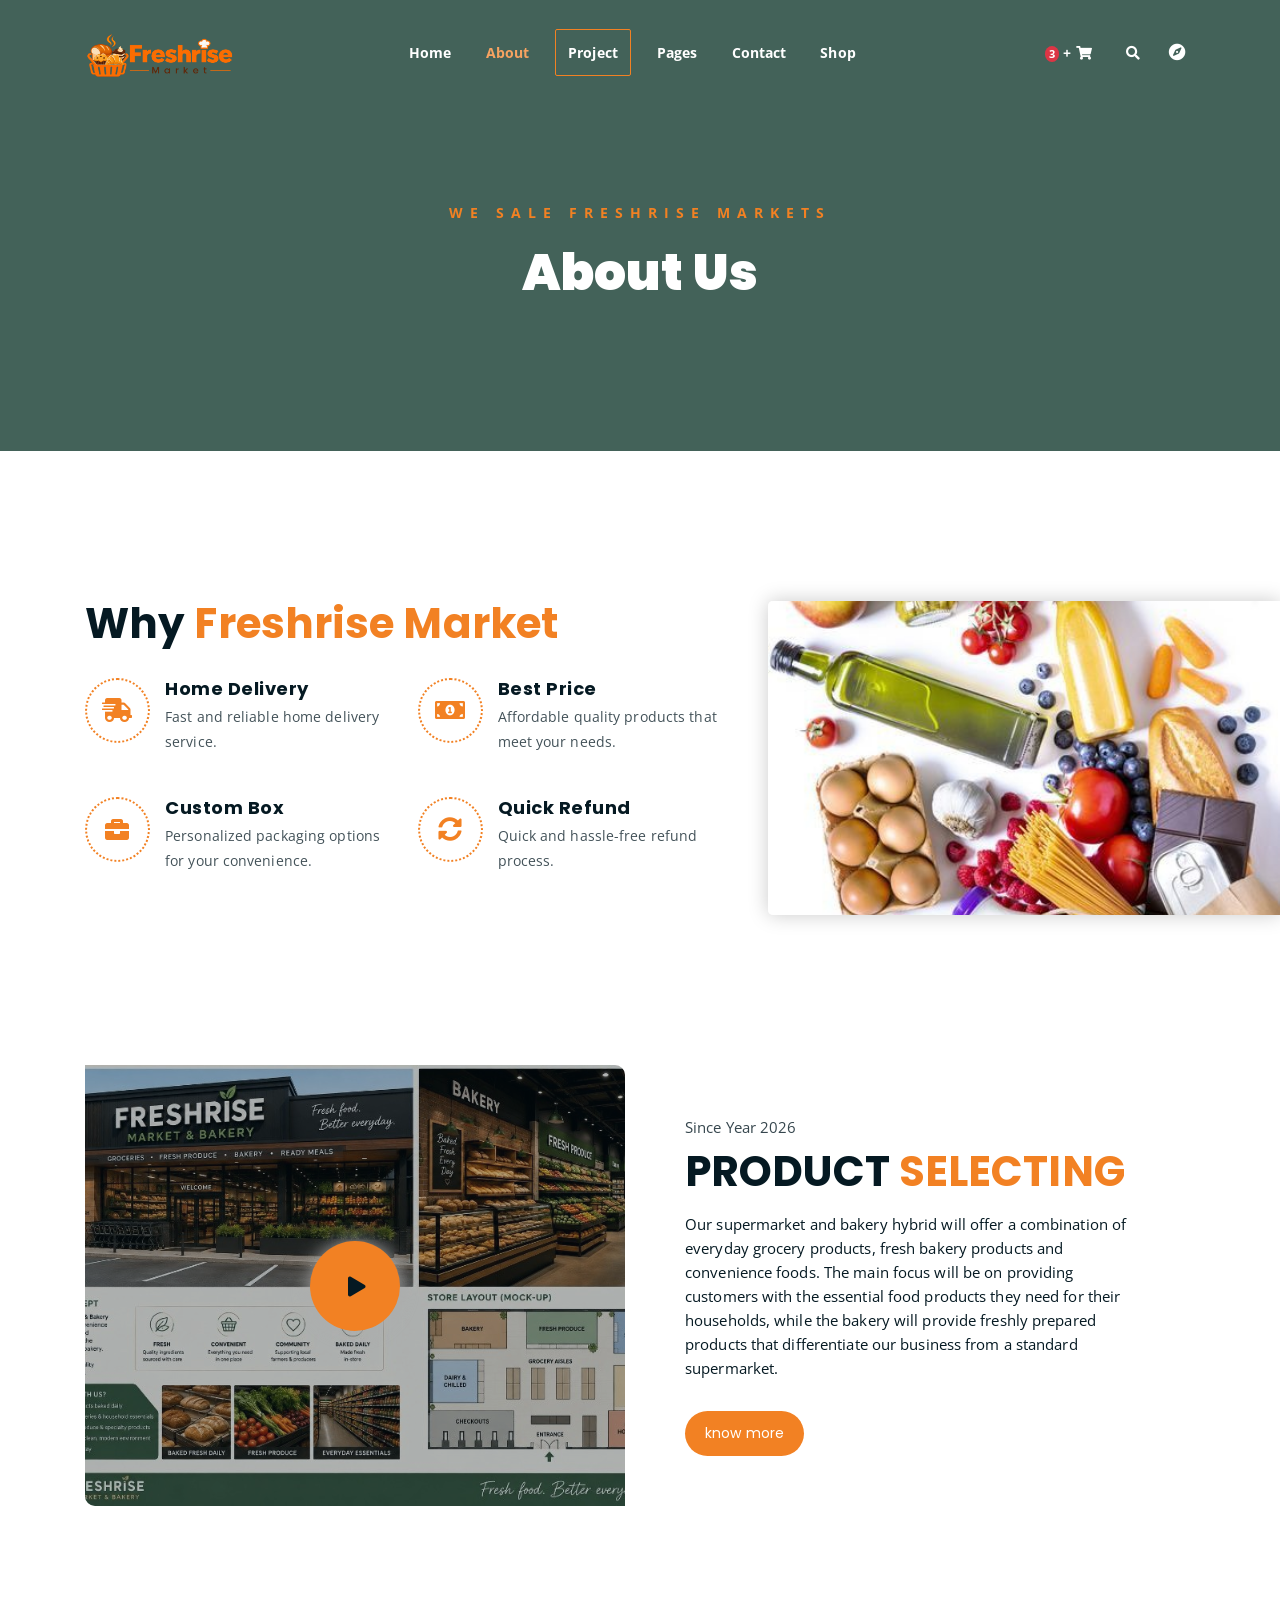
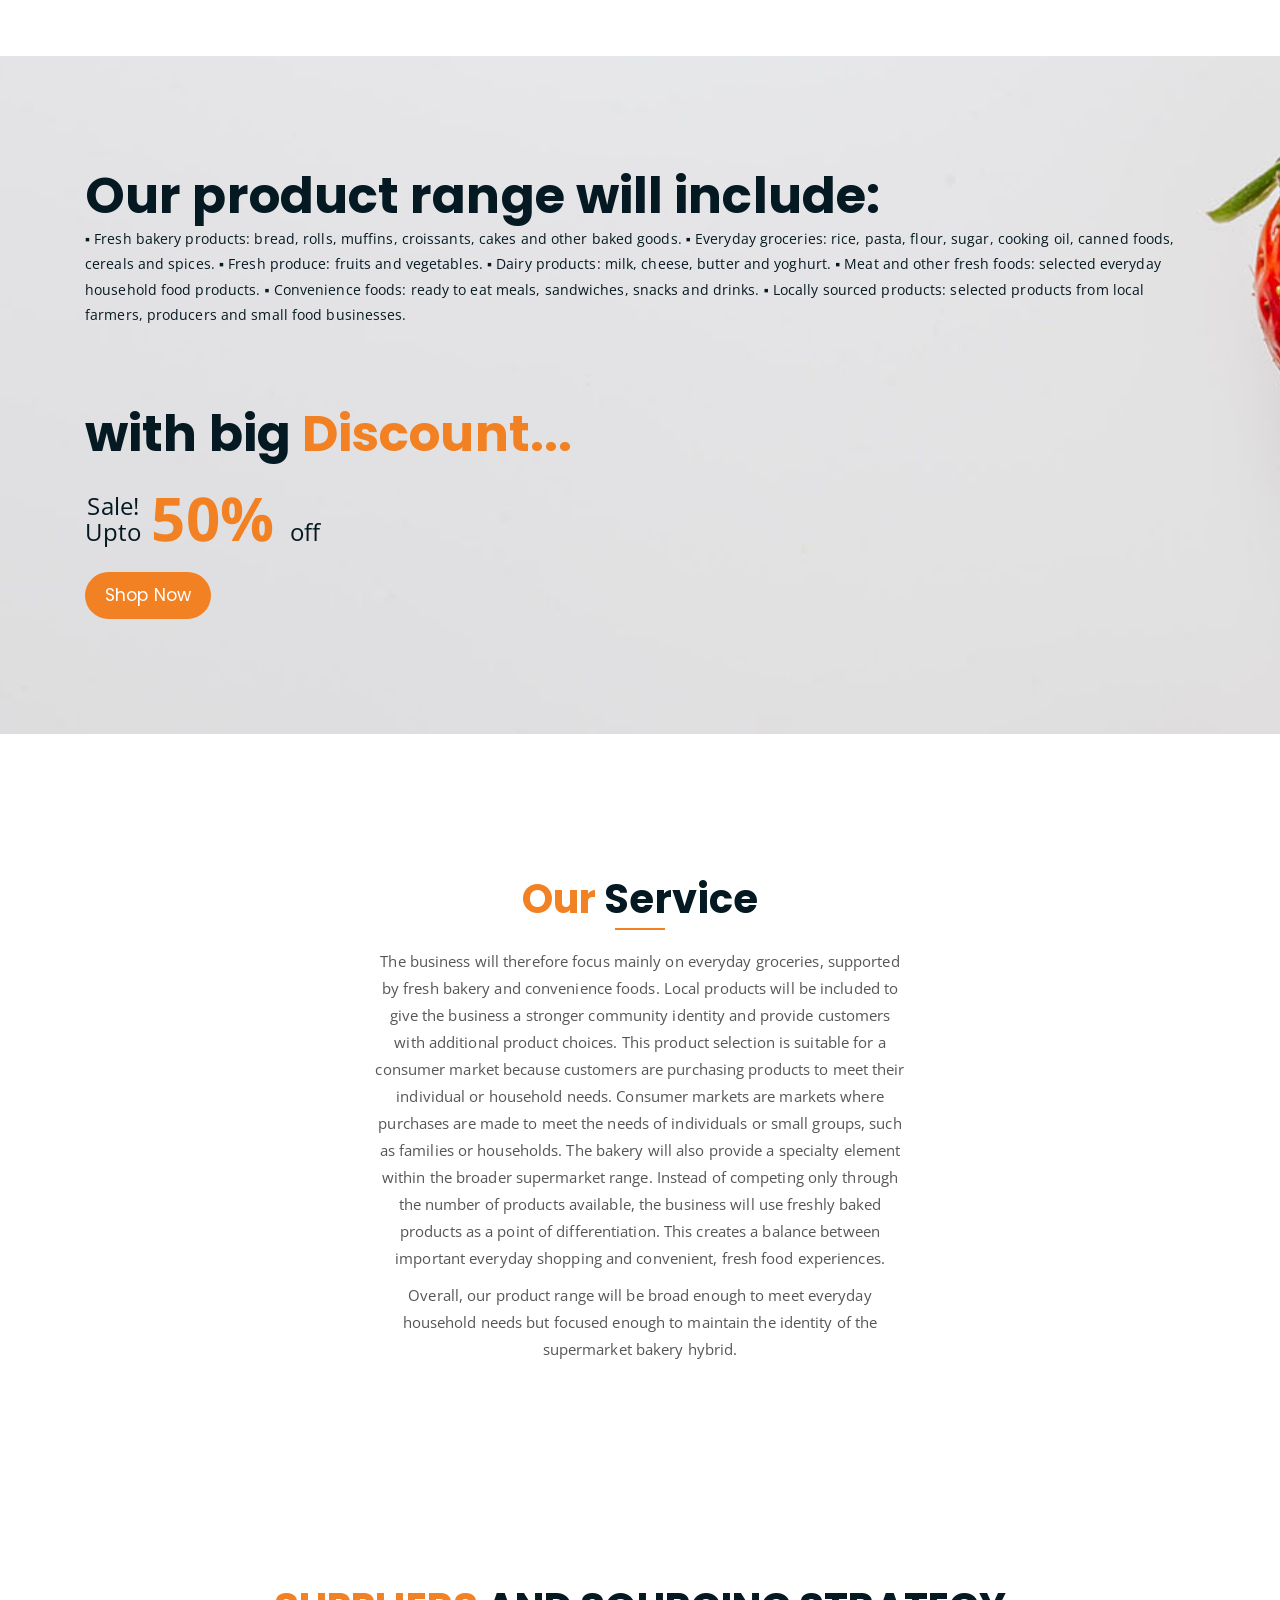
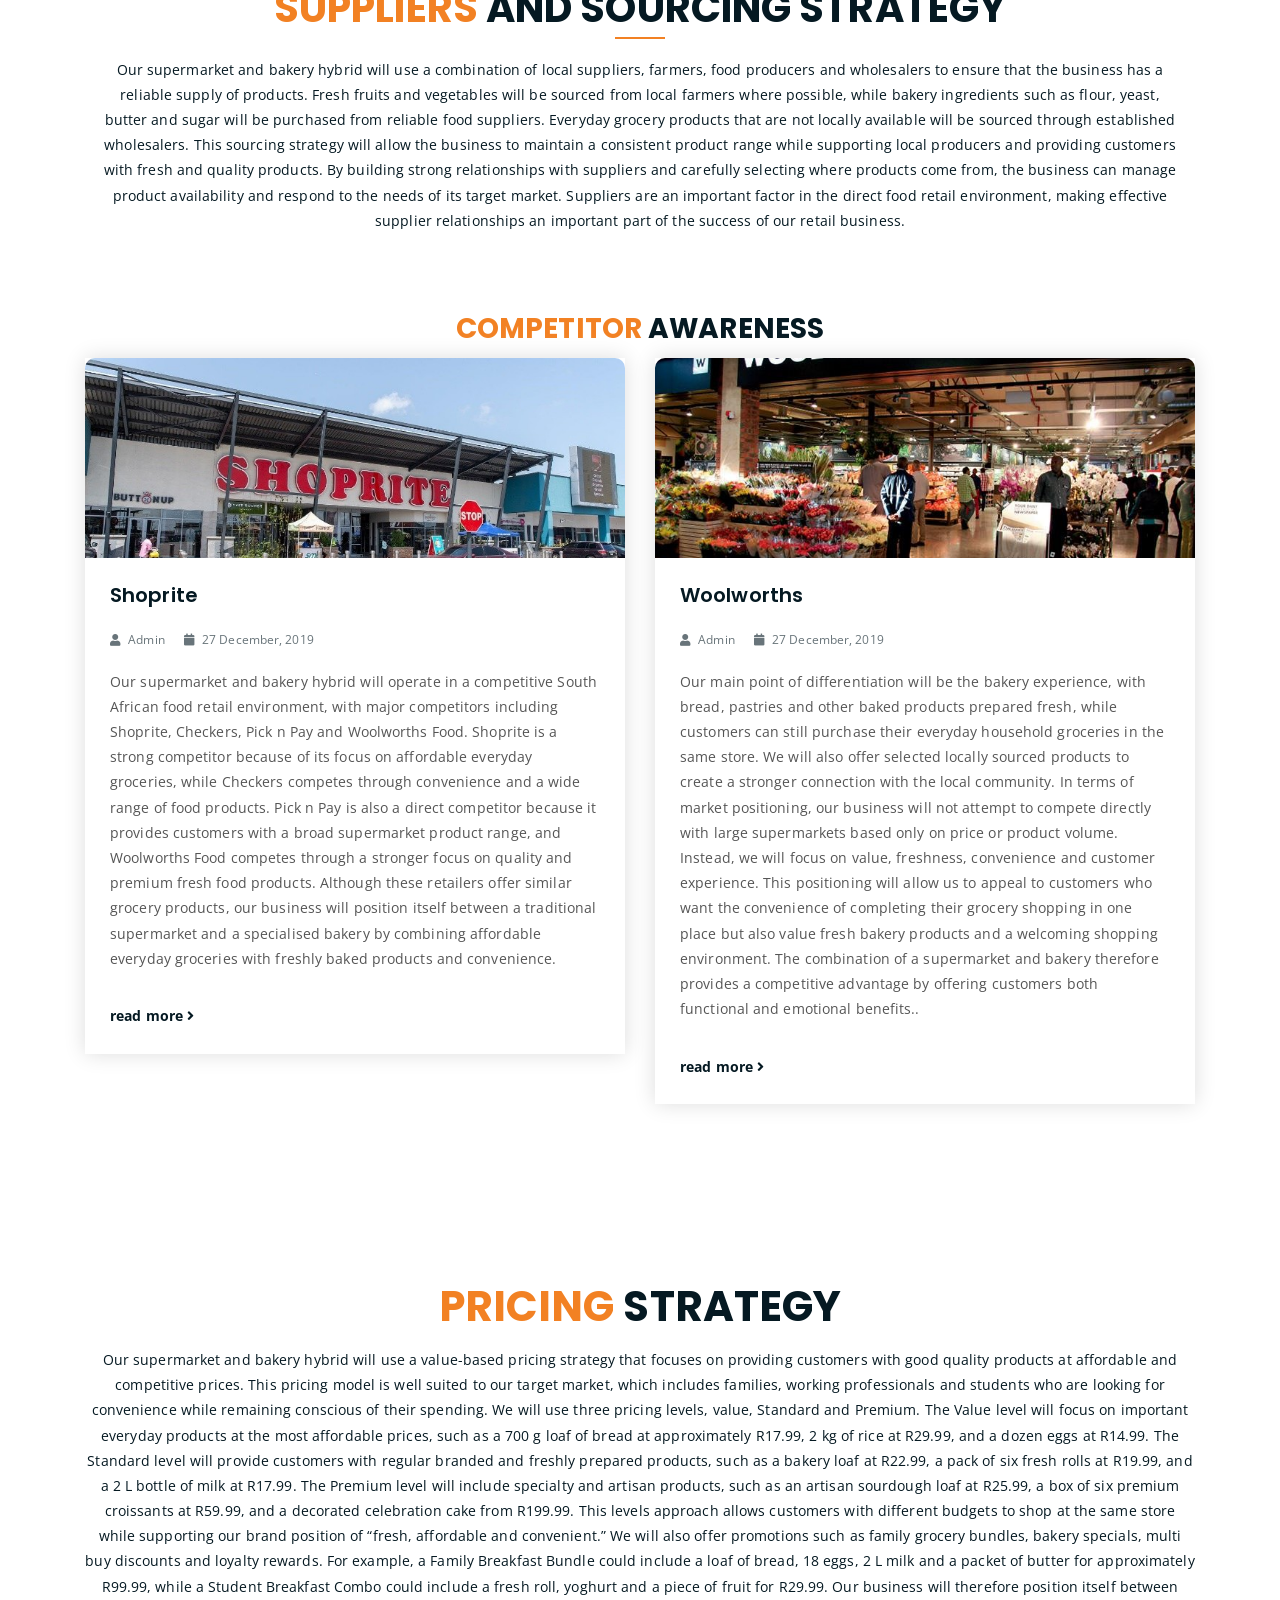
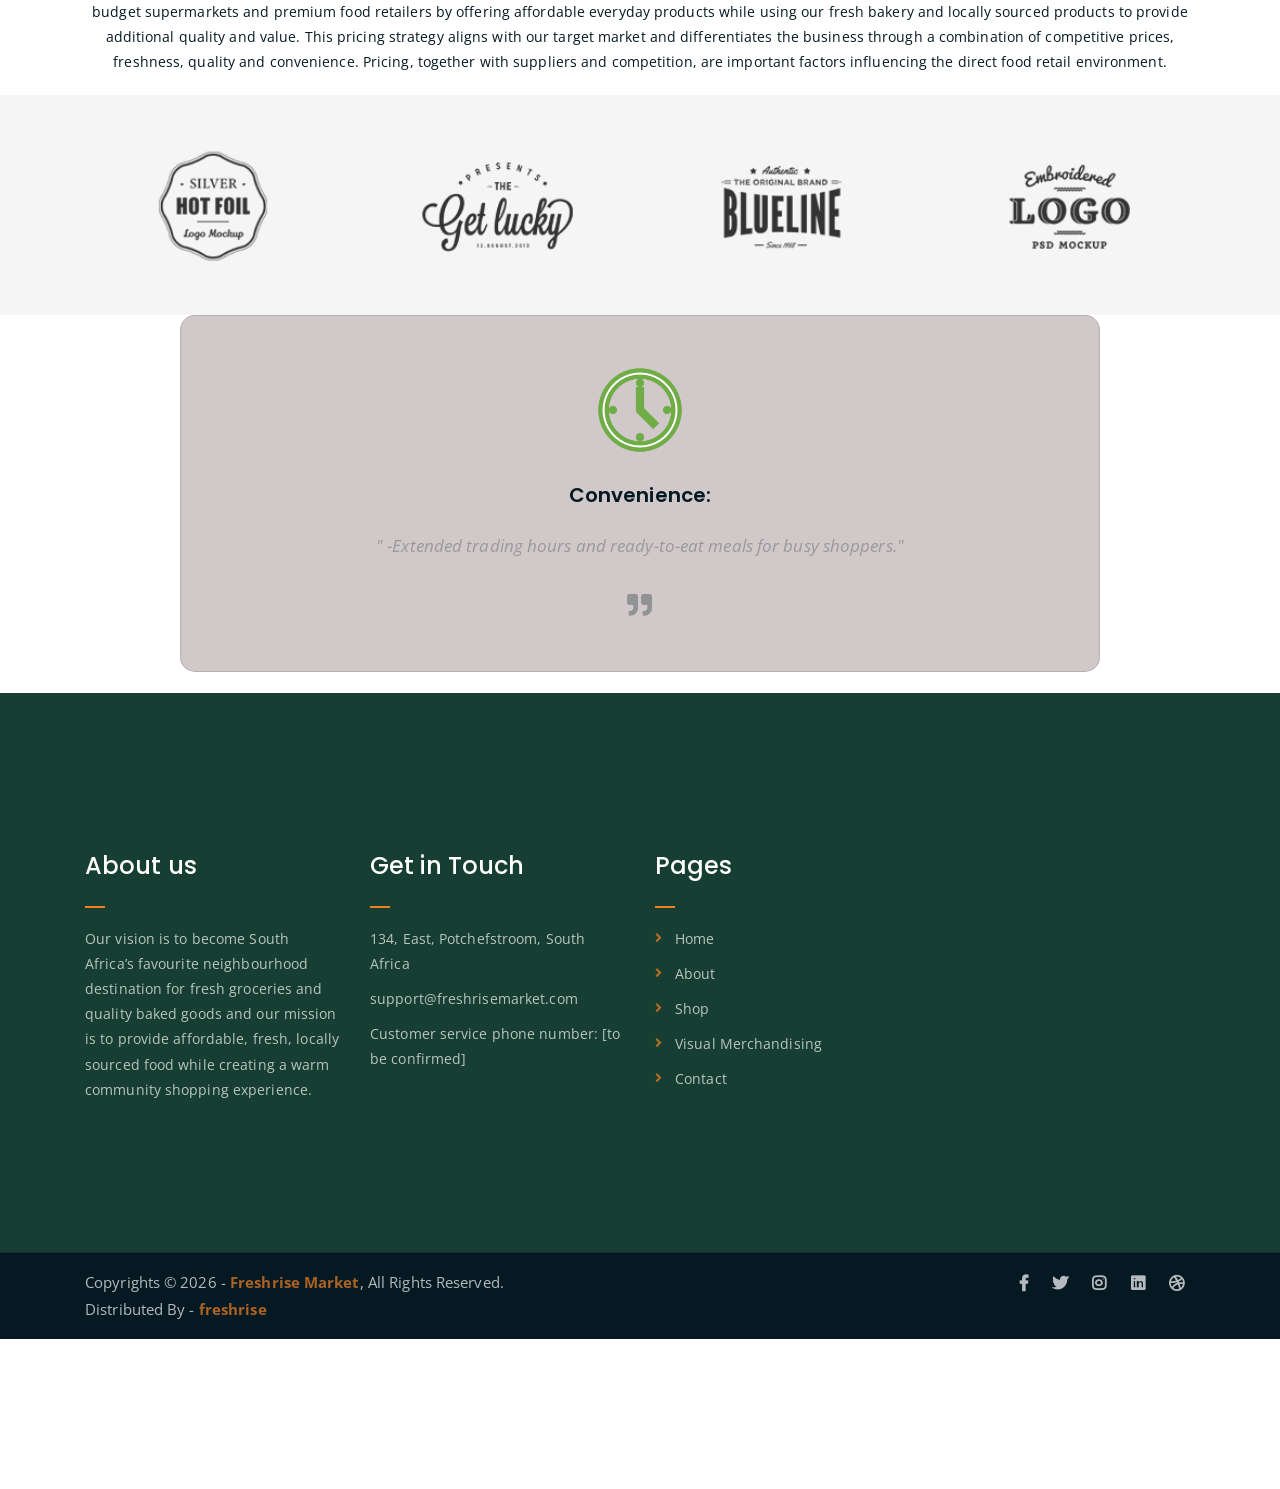
<file: about.html>
<!DOCTYPE html>
<html lang="en">
<head>
	<meta charset="UTF-8">
	<meta http-equiv="X-UA-Compatible" content="IE=edge">
	<meta name="viewport" content="width=device-width, initial-scale=1">
	<meta name="description" content="FreshRise Market combines fresh groceries and bakery goods with a welcoming in-store and online shopping experience.">

	<!-- title -->
	<title>Freshrise & Bakery | About Us</title>

	<!-- favicon -->
	<link rel="shortcut icon" type="image/png" href="assets/img/logo.png">
	<!-- google font -->
	<link href="https://fonts.googleapis.com/css?family=Open+Sans:300,400,700" rel="stylesheet">
	<link href="https://fonts.googleapis.com/css?family=Poppins:400,700&display=swap" rel="stylesheet">
	<!-- fontawesome -->
	<link rel="stylesheet" href="assets/css/all.min.css">
	<!-- bootstrap -->
	<link rel="stylesheet" href="assets/bootstrap/css/bootstrap.min.css">
	<!-- owl carousel -->
	<link rel="stylesheet" href="assets/css/owl.carousel.css">
	<!-- magnific popup -->
	<link rel="stylesheet" href="assets/css/magnific-popup.css">
	<!-- animate css -->
	<link rel="stylesheet" href="assets/css/animate.css">
	<!-- mean menu css -->
	<link rel="stylesheet" href="assets/css/meanmenu.min.css">
	<!-- main style -->
	<link rel="stylesheet" href="assets/css/main.css">
	<!-- responsive -->
	<link rel="stylesheet" href="assets/css/responsive.css">

</head>
<body>
	
	<!--PreLoader-->
    <div class="loader">
        <div class="loader-inner">
            <div class="circle"></div>
        </div>
    </div>
    <!--PreLoader Ends-->
	
	
	<!-- header -->
	<div class="top-header-area" id="sticker">
		<div class="container">
			<div class="row">
				<div class="col-lg-12 col-sm-12 text-center">
					<div class="main-menu-wrap">
						<!-- logo -->
						<div class="site-logo">
							<a href="index.html">
								<img src="assets/img/Freshrise-logo.png" alt="FreshRise Market">
							</a>
						</div>
						<!-- logo -->

						<!-- menu start -->
						<nav class="main-menu">
							<ul>
								<li><a href="index.html">Home</a>
									<ul class="sub-menu">
										<li><a href="index.html">Static Home</a></li>
										
									</ul>
								</li>
								<li class="current-list-item"><a href="about.html" aria-current="page">About</a></li>
								<li class="project-nav-link"><a href="index.html#signage">Project</a></li>
								<li><a href="#">Pages</a>
									<ul class="sub-menu">
										<li><a href="404.html">404 page</a></li>
										<li><a href="about.html">About</a></li>
										<li><a href="cart.html">Cart</a></li>
										<li><a href="checkout.html">Check Out</a></li>
										<li><a href="contact.html">Contact</a></li>
										<li><a href="shop.html">Shop</a></li>
										
										
										<li><a href="contact.html">Contact</a></li>
									
									</ul>
								</li>

								<li><a href="contact.html">Contact</a></li>
								<li><a href="single-product.html">Shop</a>
									
									<ul class="sub-menu">									
									
										<li><a href="shop.html">Shop</a></li>
										<li><a href="single-product.html">Single Product</a></li>
										
									</ul>
								</li>
								<li>
									<div class="header-icons text-white">
										<a class="shopping-cart" href="cart.html">
											<span class="badge bg-danger badge-number rounded-circle" >3</span> +
											<span><i class="fas fa-shopping-cart"></i></span></a>
										<a class="mobile-hide search-bar-icon" href="#"><i class="fas fa-search"></i></a>
										<button class="sidebar-toggle global-sidebar-toggle" type="button" title="Explore project and store links" aria-label="Explore project and store links" aria-controls="site-sidebar" aria-expanded="false"><i class="fas fa-compass" aria-hidden="true"></i></button>
									</div>
								</li>
							</ul>
						</nav>
						<a class="mobile-show search-bar-icon" href="#"><i class="fas fa-search"></i></a>
						<button class="sidebar-toggle global-sidebar-toggle mobile-show mobile-sidebar-toggle" type="button" title="Explore project and store links" aria-label="Explore project and store links" aria-controls="site-sidebar" aria-expanded="false"><i class="fas fa-compass" aria-hidden="true"></i></button>
						<div class="mobile-menu"></div>
						<!-- menu end -->
					</div>
				</div>
			</div>
		</div>
	</div>
	<!-- end header -->
	<div class="sidebar-backdrop" data-sidebar-close="true" aria-hidden="true"></div>
	<aside class="site-sidebar" id="site-sidebar" role="dialog" aria-modal="true" aria-labelledby="site-sidebar-title" aria-hidden="true" tabindex="-1">
		<div class="site-sidebar-header"><h2 id="site-sidebar-title">Explore FreshRise</h2><button class="sidebar-close" type="button" aria-label="Close navigation menu"><i class="fas fa-times" aria-hidden="true"></i></button></div>
		<nav aria-label="FreshRise navigation"><ul class="site-sidebar-links">
			<li><a href="index.html#home"><i class="fas fa-home" aria-hidden="true"></i> Home</a></li><li><a href="index.html#displays"><i class="fas fa-th-large" aria-hidden="true"></i> In-store displays</a></li><li><a href="index.html#packaging"><i class="fas fa-box-open" aria-hidden="true"></i> Packaging</a></li><li><a href="index.html#signage"><i class="fas fa-sign" aria-hidden="true"></i> Signage &amp; branding</a></li><li><a href="index.html#atmospherics"><i class="fas fa-lightbulb" aria-hidden="true"></i> Atmospherics</a></li><li><a href="index.html#competitors"><i class="fas fa-balance-scale" aria-hidden="true"></i> Competitors</a></li><li><a href="shop.html"><i class="fas fa-shopping-basket" aria-hidden="true"></i> Shop</a></li><li><a href="cart.html"><i class="fas fa-shopping-cart" aria-hidden="true"></i> Cart</a></li><li><a href="checkout.html"><i class="fas fa-credit-card" aria-hidden="true"></i> Checkout</a></li><li><a href="about.html"><i class="fas fa-leaf" aria-hidden="true"></i> About</a></li><li><a href="contact.html"><i class="fas fa-envelope" aria-hidden="true"></i> Contact</a></li>
		</ul></nav>
	</aside>
	
	<!-- search area -->
	<div class="search-area">
		<div class="container">
			<div class="row">
				<div class="col-lg-12">
					<span class="close-btn"><i class="fas fa-window-close"></i></span>
					<div class="search-bar">
						<div class="search-bar-tablecell">
							<h3>Search For:</h3>
							<input type="text" placeholder="Keywords">
							<button type="submit">Search <i class="fas fa-search"></i></button>
						</div>
					</div>
				</div>
			</div>
		</div>
	</div>
	<!-- end search arewa -->
	
	<!-- breadcrumb-section -->
	<div class="breadcrumb-section breadcrumb-bg">
		<div class="container">
			<div class="row">
				<div class="col-lg-8 offset-lg-2 text-center">
					<div class="breadcrumb-text">
						<p>We sale freshrise markets</p>
						<h1>About Us</h1>
					</div>
				</div>
			</div>
		</div>
	</div>
	<!-- end breadcrumb section -->

	<!-- featured section -->
	<div class="feature-bg">
		<div class="container">
			<div class="row">
				<div class="col-lg-7">
					<div class="featured-text">
						<h2 class="pb-3">Why <span class="orange-text">Freshrise Market</span></h2>
						<div class="row">
							<div class="col-lg-6 col-md-6 mb-4 mb-md-5">
								<div class="list-box d-flex">
									<div class="list-icon">
										<i class="fas fa-shipping-fast"></i>
									</div>
									<div class="content">
										<h3>Home Delivery</h3>
										<p>Fast and reliable home delivery service.</p>
									</div>
								</div>
							</div>
							<div class="col-lg-6 col-md-6 mb-5 mb-md-5">
								<div class="list-box d-flex">
									<div class="list-icon">
										<i class="fas fa-money-bill-alt"></i>
									</div>
									<div class="content">
										<h3>Best Price</h3>
										<p>Affordable quality products that meet your needs.</p>
									</div>
								</div>
							</div>
							<div class="col-lg-6 col-md-6 mb-5 mb-md-5">
								<div class="list-box d-flex">
									<div class="list-icon">
										<i class="fas fa-briefcase"></i>
									</div>
									<div class="content">
										<h3>Custom Box</h3>
										<p>Personalized packaging options for your convenience.</p>
									</div>
								</div>
							</div>
							<div class="col-lg-6 col-md-6">
								<div class="list-box d-flex">
									<div class="list-icon">
										<i class="fas fa-sync-alt"></i>
									</div>
									<div class="content">
										<h3>Quick Refund</h3>
										<p>Quick and hassle-free refund process.</p>
									</div>
								</div>
							</div>
						</div>
					</div>
				</div>
			</div>
		</div>
	</div>
	<!-- end featured section -->

<!-- advertisement section -->
	<div class="abt-section mb-150">
		<div class="container">
			<div class="row">
				<div class="col-lg-6 col-md-12">
					<div class="abt-bg">
						<a href="https://www.youtube.com/watch?v=DBLlFWYcIGQ" class="video-play-btn popup-youtube"><i class="fas fa-play"></i></a>
					</div>
				</div>
				<div class="col-lg-6 col-md-12">
					<div class="abt-text">
						<p class="top-sub">Since Year 2026</p>
						<h2>PRODUCT  <span class="orange-text">SELECTING</span></h2>
						<p>Our supermarket and bakery hybrid will offer a combination of everyday grocery products, fresh bakery products and convenience foods. The main focus will be on providing customers with the essential food products they need for their households, while the bakery will provide freshly prepared products that differentiate our business from a standard supermarket.</p>
						
						<a href="about.html" class="boxed-btn mt-4">know more</a>
					</div>
				</div>
			</div>
		</div>
	</div>
	<!-- end advertisement section -->
	
	<!-- shop banner -->
	<section class="shop-banner">
    	<div class="container">
        	<h3>Our product range will include: <br>
			<p>▪ Fresh bakery products: bread, rolls, muffins, croissants, cakes and other baked goods.
▪ Everyday groceries: rice, pasta, flour, sugar, cooking oil, canned foods, cereals and spices.
▪ Fresh produce: fruits and vegetables.
▪ Dairy products: milk, cheese, butter and yoghurt.
▪ Meat and other fresh foods: selected everyday household food products.
▪ Convenience foods: ready to eat meals, sandwiches, snacks and drinks.
▪ Locally sourced products: selected products from local farmers, producers and small food businesses.
</p> <br> with big <span class="orange-text">Discount...</span></h3>
            <div class="sale-percent"><span>Sale! <br> Upto</span>50% <span>off</span></div>
            <a href="shop.html" class="cart-btn btn-lg">Shop Now</a>
        </div>
    </section>
	<!-- end shop banner -->

	

	<!-- latest news -->
	<div class="latest-news pt-150 pb-150">
		<div class="container">

			<div class="row">
				<div class="col-lg-8 offset-lg-2 text-center">
					<div class="section-title">	
						<h3><span class="orange-text">Our</span> Service</h3>
						<p>The business will therefore focus mainly on everyday groceries, supported by fresh bakery and convenience foods. 
							Local products will be included to give the business a stronger community identity and provide customers with additional product choices. This product selection is suitable for a consumer market because customers are purchasing products to meet their individual or household needs. 
							Consumer markets are markets where purchases are made to meet the needs of individuals or small groups, such as families or households. The bakery will also provide a specialty element within the broader supermarket range. 
							Instead of competing only through the number of products available, the business will use freshly baked products as a point of differentiation. This creates a balance between important everyday shopping and convenient, fresh food experiences.</p>
							<p>Overall, our product range will be broad enough to meet everyday household needs but focused enough to maintain the identity of the supermarket bakery hybrid.</p>
					</div>
				</div>
			</div>

				<div class="latest-news pt-150 pb-150">
		<div class="container">

			<div class="row">
				<div class="col-lg-12  text-center">
					<div class="section-title">	
						<h3><span class="orange-text">SUPPLIERS </span>AND SOURCING STRATEGY</h3>
						<span>Our supermarket and bakery hybrid will use a combination of local suppliers, farmers, food producers and wholesalers to ensure that the business has a reliable supply of products. 
							Fresh fruits and vegetables will be sourced from local farmers where possible, while bakery ingredients such as flour, yeast, butter and sugar will be purchased from reliable food suppliers. 
							Everyday grocery products that are not locally available will be sourced through established wholesalers. 
							This sourcing strategy will allow the business to maintain a consistent product range while supporting local producers and providing customers with fresh and quality products. 
							By building strong relationships with suppliers and carefully selecting where products come from, the business can manage product availability and respond to the needs of its target market. Suppliers are an important factor in the direct food retail environment, making effective supplier relationships an important part of the success of our retail business.</span>
							
					</div>
				</div>
			</div>
		</div>

							<h3 class="text-center mb-3">
					<span class="orange-text">COMPETITOR</span> AWARENESS
				</h3>
			<div class="row">				

				<div class="col-lg-6 col-md-6">
					<div class="single-latest-news">
						<a href="single-news.html"><div class="latest-news-bg news-bg-1"></div></a>
						<div class="news-text-box">
							<h3><a href="single-news.html">Shoprite</a></h3>
							<p class="blog-meta">
								<span class="author"><i class="fas fa-user"></i> Admin</span>
								<span class="date"><i class="fas fa-calendar"></i> 27 December, 2019</span>
							</p>
							<p class="excerpt"> Our supermarket and bakery hybrid will operate in a competitive South African food retail environment, with major competitors including Shoprite, Checkers, Pick n Pay and Woolworths Food. 
								Shoprite is a strong competitor because of its focus on affordable everyday groceries, while Checkers competes through convenience and a wide range of food products. 
								Pick n Pay is also a direct competitor because it provides customers with a broad supermarket product range, and Woolworths Food competes through a stronger focus on quality and premium fresh food products. 
								Although these retailers offer similar grocery products, our business will position itself between a traditional supermarket and a specialised bakery by combining affordable everyday groceries with freshly baked products and convenience. 
								</p>
							<a href="https://www.shoprite.co.za/" class="read-more-btn">read more <i class="fas fa-angle-right"></i></a>
						</div>
					</div>
				</div>

				<div class="col-lg-6 col-md-6">
					<div class="single-latest-news">
						<a href="single-news.html"><div class="latest-news-bg news-bg-2"></div></a>
						<div class="news-text-box">
							<h3><a href="single-news.html">Woolworths</a></h3>
							<p class="blog-meta">
								<span class="author"><i class="fas fa-user"></i> Admin</span>
								<span class="date"><i class="fas fa-calendar"></i> 27 December, 2019</span>
							</p>
							<p class="excerpt">Our main point of differentiation will be the bakery experience, with bread, pastries and other baked products prepared fresh, while customers can still purchase their everyday household groceries in the same store. We will also offer selected locally sourced products to create a stronger connection with the local community. 
								In terms of market positioning, our business will not attempt to compete directly with large supermarkets based only on price or product volume. Instead, we will focus on value, freshness, convenience and customer experience. 
								This positioning will allow us to appeal to customers who want the convenience of completing their grocery shopping in one place but also value fresh bakery products and a welcoming shopping environment. The combination of a supermarket and bakery therefore provides a competitive advantage by offering customers both functional and emotional benefits..</p>
							<a href="https://www.woolworths.co.za/" class="read-more-btn">read more <i class="fas fa-angle-right"></i></a>
						</div>
					</div>
				</div>

			</div>

		</div>
	</div>
	<!-- end latest news -->


	<!-- end logo carousel -->

	<section>
				<div class="container pb-4" >
					<div class="row">
						<div class="col-lg-12 text-center">
							<h2><span class="orange-text">PRICING</span>  STRATEGY</h2>
							<p>Our supermarket and bakery hybrid will use a value-based pricing strategy that focuses on providing customers with good quality products at affordable and competitive prices. 
								This pricing model is well suited to our target market, which includes families, working professionals and students who are looking for convenience while remaining conscious of their spending. 
								We will use three pricing levels, value, Standard and Premium. The Value level will focus on important everyday products at the most affordable prices, such as a 700 g loaf of bread at approximately R17.99, 2 kg of rice at R29.99, and a dozen eggs at R14.99. 
								The Standard level will provide customers with regular branded and freshly prepared products, such as a bakery loaf at R22.99, a pack of six fresh rolls at R19.99, and a 2 L bottle of milk at R17.99. 
								The Premium level will include specialty and artisan products, such as an artisan sourdough loaf at R25.99, a box of six premium croissants at R59.99, and a decorated celebration cake from R199.99. 
								This levels approach allows customers with different budgets to shop at the same store while supporting our brand position of “fresh, affordable and convenient.” We will also offer promotions such as family grocery bundles, bakery specials, multi buy discounts and loyalty rewards. For example, a Family Breakfast Bundle could include a loaf of bread, 18 eggs, 2 L milk and a packet of butter for approximately R99.99, while a Student Breakfast Combo could include a fresh roll, yoghurt and a piece of fruit for R29.99. 
								Our business will therefore position itself between budget supermarkets and premium food retailers by offering affordable everyday products while using our fresh bakery and locally sourced products to provide additional quality and value. 
								This pricing strategy aligns with our target market and differentiates the business through a combination of competitive prices, freshness, quality and convenience. Pricing, together with suppliers and competition, are important factors influencing the direct food retail environment.</p>
						</div>
					</div>

		</div>
	</section>
	<section>
			<!-- logo carousel -->
	<div class="logo-carousel-section">
		<div class="container">
			<div class="row">
				<div class="col-lg-12">
					<div class="logo-carousel-inner">
						<div class="single-logo-item">
							<img src="assets/img/company-logos/1.png" alt="">
						</div>
						<div class="single-logo-item">
							<img src="assets/img/company-logos/2.png" alt="">
						</div>
						<div class="single-logo-item">
							<img src="assets/img/company-logos/3.png" alt="">
						</div>
						<div class="single-logo-item">
							<img src="assets/img/company-logos/4.png" alt="">
						</div>
						<div class="single-logo-item">
							<img src="assets/img/company-logos/5.png" alt="">
						</div>
					</div>
				</div>
			</div>
		</div>
	</div>
	</section>


	<section>
	<div class="container pb-4" >
		<div class="row">
				<div class="col-lg-10 offset-lg-1 text-center">
					<div class="card" style="background-color: #d1c9c9; padding: 30px; border-radius: 15px;">
						<div class="card-body p-3">
							<div class="client-avater">
								<img src="assets/img/clock.png" alt="">
							</div>
							<div class="client-meta">
								<h3>Convenience: </h3>
								<p class="testimonial-body">
									" -Extended trading hours and ready-to-eat meals for busy shoppers."
								</p>
								<div class="last-icon">
									<i class="fas fa-quote-right"></i>
								</div>
							</div>
						</div>

					
					</div>
				</div>
			</div>
			</div>
	</section>

			
	<!-- footer -->
	<div class="footer-area">
		<div class="container">
			<div class="row">
				<div class="col-lg-3 col-md-6">
					<div class="footer-box about-widget">
						<h2 class="widget-title">About us</h2>
						<p>Our vision is to become South Africa’s favourite neighbourhood destination for fresh groceries and quality baked goods and our mission is to provide affordable, fresh, locally sourced food while creating a warm community shopping experience.</p>
					</div>
				</div>
				<div class="col-lg-3 col-md-6">
					<div class="footer-box get-in-touch">
						<h2 class="widget-title">Get in Touch</h2>
						<ul>
							<li>134, East, Potchefstroom, South Africa</li>
							<li>support@freshrisemarket.com</li>
							<li>Customer service phone number: [to be confirmed]</li>
						</ul>
					</div>
				</div>
				<div class="col-lg-3 col-md-6">
					<div class="footer-box pages">
						<h2 class="widget-title">Pages</h2>
						<ul>
							<li><a href="index.html">Home</a></li>
							<li><a href="about.html">About</a></li>
							<li><a href="shop.html">Shop</a></li>
							<li><a href="index.html#signage">Visual Merchandising</a></li>
							<li><a href="contact.html">Contact</a></li>
						</ul>
					</div>
				</div>

			</div>
		</div>
	</div>
	<!-- end footer -->
	
	<!-- copyright -->
	<div class="copyright">
		<div class="container">
			<div class="row">
				<div class="col-lg-6 col-md-12">
					<p>Copyrights &copy; 2026 - <a href="https://imransdesign.com/">Freshrise Market</a>,  All Rights Reserved.<br>
						Distributed By - <a href="https://igrage.web.app/portfolio.html">freshrise</a>
					</p>
				</div>
				<div class="col-lg-6 text-right col-md-12">
					<div class="social-icons">
						<ul>
							<li><a href="#" target="_blank"><i class="fab fa-facebook-f"></i></a></li>
							<li><a href="#" target="_blank"><i class="fab fa-twitter"></i></a></li>
							<li><a href="#" target="_blank"><i class="fab fa-instagram"></i></a></li>
							<li><a href="#" target="_blank"><i class="fab fa-linkedin"></i></a></li>
							<li><a href="#" target="_blank"><i class="fab fa-dribbble"></i></a></li>
						</ul>
					</div>
				</div>
			</div>
		</div>
	</div>
	<!-- end copyright -->
	
	<!-- jquery -->
	<script src="assets/js/jquery-1.11.3.min.js"></script>
	<!-- bootstrap -->
	<script src="assets/bootstrap/js/bootstrap.min.js"></script>
	<!-- count down -->
	<script src="assets/js/jquery.countdown.js"></script>
	<!-- isotope -->
	<script src="assets/js/jquery.isotope-3.0.6.min.js"></script>
	<!-- waypoints -->
	<script src="assets/js/waypoints.js"></script>
	<!-- owl carousel -->
	<script src="assets/js/owl.carousel.min.js"></script>
	<!-- magnific popup -->
	<script src="assets/js/jquery.magnific-popup.min.js"></script>
	<!-- mean menu -->
	<script src="assets/js/jquery.meanmenu.min.js"></script>
	<!-- sticker js -->
	<script src="assets/js/sticker.js"></script>
	<!-- main js -->
	<script src="assets/js/main.js"></script>

</body>
</html>
</file>
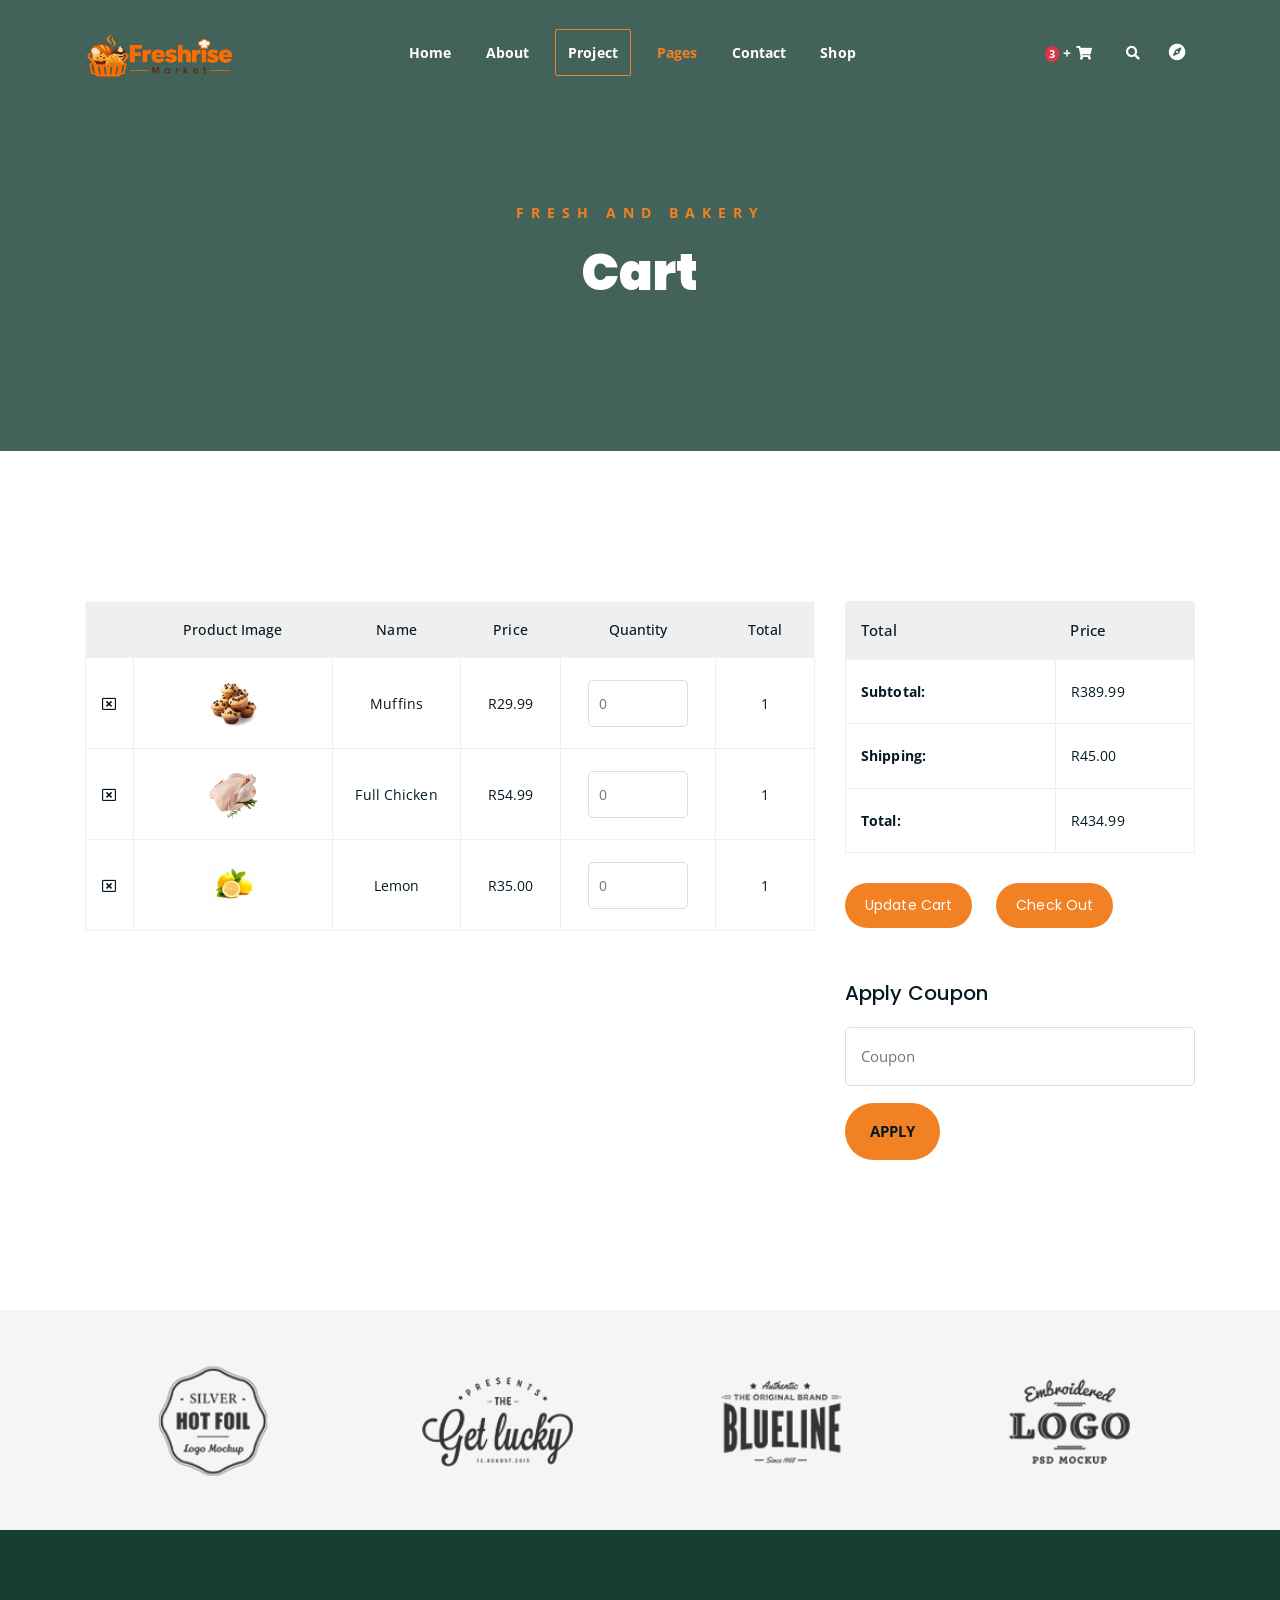
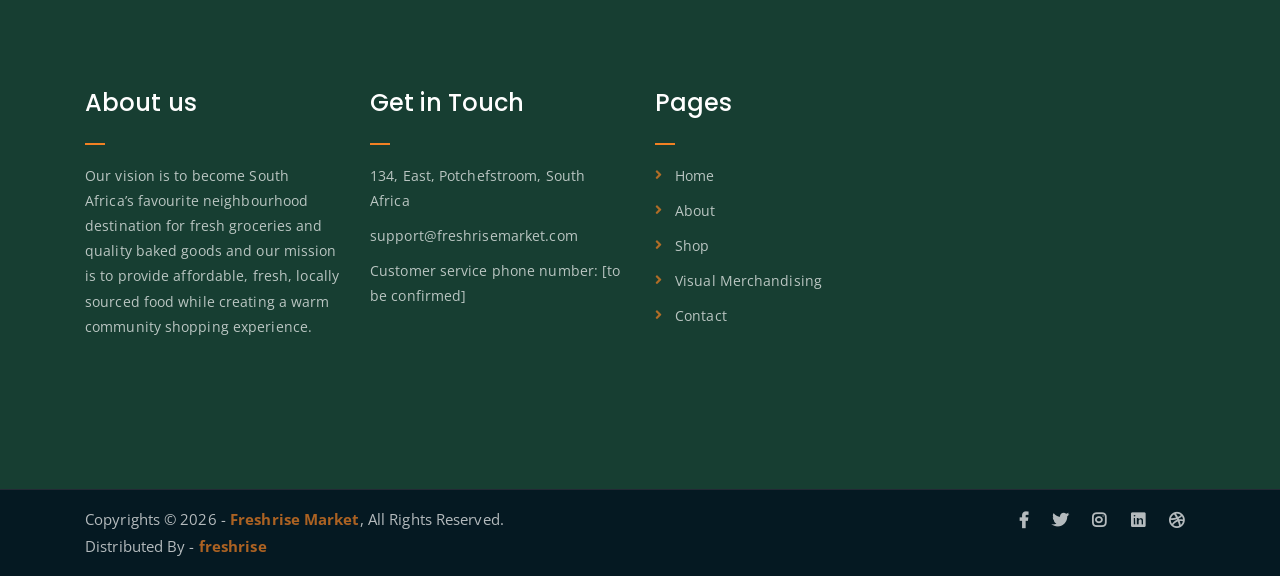
<file: cart.html>
<!DOCTYPE html>
<html lang="en">
<head>
	<meta charset="UTF-8">
	<meta http-equiv="X-UA-Compatible" content="IE=edge">
	<meta name="viewport" content="width=device-width, initial-scale=1">
	<meta name="description" content="FreshRise Market combines fresh groceries and bakery goods with a welcoming in-store and online shopping experience.">

	<!-- title -->
	<title>Freshrise & Bakery | Cart</title>

	<!-- favicon -->
	<link rel="shortcut icon" type="image/png" href="assets/img/logo.png">
	<!-- google font -->
	<link href="https://fonts.googleapis.com/css?family=Open+Sans:300,400,700" rel="stylesheet">
	<link href="https://fonts.googleapis.com/css?family=Poppins:400,700&display=swap" rel="stylesheet">
	<!-- fontawesome -->
	<link rel="stylesheet" href="assets/css/all.min.css">
	<!-- bootstrap -->
	<link rel="stylesheet" href="assets/bootstrap/css/bootstrap.min.css">
	<!-- owl carousel -->
	<link rel="stylesheet" href="assets/css/owl.carousel.css">
	<!-- magnific popup -->
	<link rel="stylesheet" href="assets/css/magnific-popup.css">
	<!-- animate css -->
	<link rel="stylesheet" href="assets/css/animate.css">
	<!-- mean menu css -->
	<link rel="stylesheet" href="assets/css/meanmenu.min.css">
	<!-- main style -->
	<link rel="stylesheet" href="assets/css/main.css">
	<!-- responsive -->
	<link rel="stylesheet" href="assets/css/responsive.css">

</head>
<body>
	
	<!--PreLoader-->
    <div class="loader">
        <div class="loader-inner">
            <div class="circle"></div>
        </div>
    </div>
    <!--PreLoader Ends-->
	
	
	<!-- header -->
	<div class="top-header-area" id="sticker">
		<div class="container">
			<div class="row">
				<div class="col-lg-12 col-sm-12 text-center">
					<div class="main-menu-wrap">
						<!-- logo -->
						<div class="site-logo">
							<a href="index.html">
								<img src="assets/img/Freshrise-logo.png" alt="FreshRise Market">
							</a>
						</div>
						<!-- logo -->

						<!-- menu start -->
						<nav class="main-menu">
							<ul>
								<li><a href="index.html">Home</a>
									<ul class="sub-menu">
										<li><a href="index.html">Static Home</a></li>
										
									</ul>
								</li>
								<li><a href="about.html">About</a></li>
								<li class="project-nav-link"><a href="index.html#signage">Project</a></li>
								<li class="current-list-item"><a href="#">Pages</a>
									<ul class="sub-menu">
										<li><a href="404.html">404 page</a></li>
										<li><a href="about.html">About</a></li>
										<li class="current-list-item"><a href="cart.html" aria-current="page">Cart</a></li>
										<li><a href="checkout.html">Check Out</a></li>
										<li><a href="contact.html">Contact</a></li>
										<li><a href="shop.html">Shop</a></li>
										
										
										<li><a href="contact.html">Contact</a></li>
									
									</ul>
								</li>

								<li><a href="contact.html">Contact</a></li>
								<li><a href="single-product.html">Shop</a>
								
									<ul class="sub-menu">									
									
										<li><a href="shop.html">Shop</a></li>
										<li><a href="single-product.html">Single Product</a></li>
										
									</ul>
								</li>
								<li>
									<div class="header-icons text-white">
										<a class="shopping-cart" href="cart.html">
											<span class="badge bg-danger badge-number rounded-circle" >3</span> +
											<span><i class="fas fa-shopping-cart"></i></span></a>
										<a class="mobile-hide search-bar-icon" href="#"><i class="fas fa-search"></i></a>
										<button class="sidebar-toggle global-sidebar-toggle" type="button" title="Explore project and store links" aria-label="Explore project and store links" aria-controls="site-sidebar" aria-expanded="false"><i class="fas fa-compass" aria-hidden="true"></i></button>
									</div>
								</li>
							</ul>
						</nav>
						<a class="mobile-show search-bar-icon" href="#"><i class="fas fa-search"></i></a>
						<button class="sidebar-toggle global-sidebar-toggle mobile-show mobile-sidebar-toggle" type="button" title="Explore project and store links" aria-label="Explore project and store links" aria-controls="site-sidebar" aria-expanded="false"><i class="fas fa-compass" aria-hidden="true"></i></button>
						<div class="mobile-menu"></div>
						<!-- menu end -->
					</div>
				</div>
			</div>
		</div>
	</div>
	<!-- end header -->
	<div class="sidebar-backdrop" data-sidebar-close="true" aria-hidden="true"></div>
	<aside class="site-sidebar" id="site-sidebar" role="dialog" aria-modal="true" aria-labelledby="site-sidebar-title" aria-hidden="true" tabindex="-1">
		<div class="site-sidebar-header"><h2 id="site-sidebar-title">Explore FreshRise</h2><button class="sidebar-close" type="button" aria-label="Close navigation menu"><i class="fas fa-times" aria-hidden="true"></i></button></div>
		<nav aria-label="FreshRise navigation"><ul class="site-sidebar-links">
			<li><a href="index.html#home"><i class="fas fa-home" aria-hidden="true"></i> Home</a></li><li><a href="index.html#displays"><i class="fas fa-th-large" aria-hidden="true"></i> In-store displays</a></li><li><a href="index.html#packaging"><i class="fas fa-box-open" aria-hidden="true"></i> Packaging</a></li><li><a href="index.html#signage"><i class="fas fa-sign" aria-hidden="true"></i> Signage &amp; branding</a></li><li><a href="index.html#atmospherics"><i class="fas fa-lightbulb" aria-hidden="true"></i> Atmospherics</a></li><li><a href="index.html#competitors"><i class="fas fa-balance-scale" aria-hidden="true"></i> Competitors</a></li><li><a href="shop.html"><i class="fas fa-shopping-basket" aria-hidden="true"></i> Shop</a></li><li><a href="cart.html"><i class="fas fa-shopping-cart" aria-hidden="true"></i> Cart</a></li><li><a href="checkout.html"><i class="fas fa-credit-card" aria-hidden="true"></i> Checkout</a></li><li><a href="about.html"><i class="fas fa-leaf" aria-hidden="true"></i> About</a></li><li><a href="contact.html"><i class="fas fa-envelope" aria-hidden="true"></i> Contact</a></li>
		</ul></nav>
	</aside>


	<!-- search area -->
	<div class="search-area">
		<div class="container">
			<div class="row">
				<div class="col-lg-12">
					<span class="close-btn"><i class="fas fa-window-close"></i></span>
					<div class="search-bar">
						<div class="search-bar-tablecell">
							<h3>Search For:</h3>
							<input type="text" placeholder="Keywords">
							<button type="submit">Search <i class="fas fa-search"></i></button>
						</div>
					</div>
				</div>
			</div>
		</div>
	</div>
	<!-- end search arewa -->
	
	<!-- breadcrumb-section -->
	<div class="breadcrumb-section breadcrumb-bg">
		<div class="container">
			<div class="row">
				<div class="col-lg-8 offset-lg-2 text-center">
					<div class="breadcrumb-text">
						<p>Fresh and Bakery</p>
						<h1>Cart</h1>
					</div>
				</div>
			</div>
		</div>
	</div>
	<!-- end breadcrumb section -->

	<!-- cart -->
	<div class="cart-section mt-150 mb-150">
		<div class="container">
			<div class="row">
				<div class="col-lg-8 col-md-12">
					<div class="cart-table-wrap">
						<table class="cart-table">
							<thead class="cart-table-head">
								<tr class="table-head-row">
									<th class="product-remove"></th>
									<th class="product-image">Product Image</th>
									<th class="product-name">Name</th>
									<th class="product-price">Price</th>
									<th class="product-quantity">Quantity</th>
									<th class="product-total">Total</th>
								</tr>
							</thead>
							<tbody>
								<tr class="table-body-row">
									<td class="product-remove"><a href="#"><i class="far fa-window-close"></i></a></td>
									<td class="product-image"><img src="assets/img/products/Small Muffins.jpg" alt=""></td>
									<td class="product-name">Muffins</td>
									<td class="product-price">R29.99</td>
									<td class="product-quantity"><input type="number" placeholder="0"></td>
									<td class="product-total">1</td>
								</tr>
								<tr class="table-body-row">
									<td class="product-remove"><a href="#"><i class="far fa-window-close"></i></a></td>
									<td class="product-image"><img src="assets/img/products/chicken.jpg" alt=""></td>
									<td class="product-name">Full Chicken</td>
									<td class="product-price">R54.99</td>
									<td class="product-quantity"><input type="number" placeholder="0"></td>
									<td class="product-total">1</td>
								</tr>
								<tr class="table-body-row">
									<td class="product-remove"><a href="#"><i class="far fa-window-close"></i></a></td>
									<td class="product-image"><img src="assets/img/products/product-img-3.jpg" alt=""></td>
									<td class="product-name">Lemon</td>
									<td class="product-price">R35.00</td>
									<td class="product-quantity"><input type="number" placeholder="0"></td>
									<td class="product-total">1</td>
								</tr>
							</tbody>
						</table>
					</div>
				</div>

				<div class="col-lg-4">
					<div class="total-section">
						<table class="total-table">
							<thead class="total-table-head">
								<tr class="table-total-row">
									<th>Total</th>
									<th>Price</th>
								</tr>
							</thead>
							<tbody>
								<tr class="total-data">
									<td><strong>Subtotal: </strong></td>
									<td>R389.99</td>
								</tr>
								<tr class="total-data">
									<td><strong>Shipping: </strong></td>
									<td>R45.00</td>
								</tr>
								<tr class="total-data">
									<td><strong>Total: </strong></td>
									<td>R434.99</td>
								</tr>
							</tbody>
						</table>
						<div class="cart-buttons">
							<a href="cart.html" class="boxed-btn">Update Cart</a>
							<a href="checkout.html" class="boxed-btn black">Check Out</a>
						</div>
					</div>

					<div class="coupon-section">
						<h3>Apply Coupon</h3>
						<div class="coupon-form-wrap">
							<form action="index.html">
								<p><input type="text" placeholder="Coupon"></p>
								<p><input type="submit" value="Apply"></p>
							</form>
						</div>
					</div>
				</div>
			</div>
		</div>
	</div>
	<!-- end cart -->

	<!-- logo carousel -->
	<div class="logo-carousel-section">
		<div class="container">
			<div class="row">
				<div class="col-lg-12">
					<div class="logo-carousel-inner">
						<div class="single-logo-item">
							<img src="assets/img/company-logos/1.png" alt="">
						</div>
						<div class="single-logo-item">
							<img src="assets/img/company-logos/2.png" alt="">
						</div>
						<div class="single-logo-item">
							<img src="assets/img/company-logos/3.png" alt="">
						</div>
						<div class="single-logo-item">
							<img src="assets/img/company-logos/4.png" alt="">
						</div>
						<div class="single-logo-item">
							<img src="assets/img/company-logos/5.png" alt="">
						</div>
					</div>
				</div>
			</div>
		</div>
	</div>
	<!-- end logo carousel -->

<!-- footer -->
	<div class="footer-area">
		<div class="container">
			<div class="row">
				<div class="col-lg-3 col-md-6">
					<div class="footer-box about-widget">
						<h2 class="widget-title">About us</h2>
						<p>Our vision is to become South Africa’s favourite neighbourhood destination for fresh groceries and quality baked goods and our mission is to provide affordable, fresh, locally sourced food while creating a warm community shopping experience.</p>
					</div>
				</div>
				<div class="col-lg-3 col-md-6">
					<div class="footer-box get-in-touch">
						<h2 class="widget-title">Get in Touch</h2>
						<ul>
							<li>134, East, Potchefstroom, South Africa</li>
							<li>support@freshrisemarket.com</li>
							<li>Customer service phone number: [to be confirmed]</li>
						</ul>
					</div>
				</div>
				<div class="col-lg-3 col-md-6">
					<div class="footer-box pages">
						<h2 class="widget-title">Pages</h2>
						<ul>
							<li><a href="index.html">Home</a></li>
							<li><a href="about.html">About</a></li>
							<li><a href="shop.html">Shop</a></li>
							<li><a href="index.html#signage">Visual Merchandising</a></li>
							<li><a href="contact.html">Contact</a></li>
						</ul>
					</div>
				</div>

			</div>
		</div>
	</div>
	<!-- end footer -->
	
	<!-- copyright -->
	<div class="copyright">
		<div class="container">
			<div class="row">
				<div class="col-lg-6 col-md-12">
					<p>Copyrights &copy; 2026 - <a href="https://imransdesign.com/">Freshrise Market</a>,  All Rights Reserved.<br>
						Distributed By - <a href="https://igrage.web.app/portfolio.html">freshrise</a>
					</p>
				</div>
				<div class="col-lg-6 text-right col-md-12">
					<div class="social-icons">
						<ul>
							<li><a href="#" target="_blank"><i class="fab fa-facebook-f"></i></a></li>
							<li><a href="#" target="_blank"><i class="fab fa-twitter"></i></a></li>
							<li><a href="#" target="_blank"><i class="fab fa-instagram"></i></a></li>
							<li><a href="#" target="_blank"><i class="fab fa-linkedin"></i></a></li>
							<li><a href="#" target="_blank"><i class="fab fa-dribbble"></i></a></li>
						</ul>
					</div>
				</div>
			</div>
		</div>
	</div>
	<!-- end copyright -->
	
	<!-- jquery -->
	<script src="assets/js/jquery-1.11.3.min.js"></script>
	<!-- bootstrap -->
	<script src="assets/bootstrap/js/bootstrap.min.js"></script>
	<!-- count down -->
	<script src="assets/js/jquery.countdown.js"></script>
	<!-- isotope -->
	<script src="assets/js/jquery.isotope-3.0.6.min.js"></script>
	<!-- waypoints -->
	<script src="assets/js/waypoints.js"></script>
	<!-- owl carousel -->
	<script src="assets/js/owl.carousel.min.js"></script>
	<!-- magnific popup -->
	<script src="assets/js/jquery.magnific-popup.min.js"></script>
	<!-- mean menu -->
	<script src="assets/js/jquery.meanmenu.min.js"></script>
	<!-- sticker js -->
	<script src="assets/js/sticker.js"></script>
	<!-- main js -->
	<script src="assets/js/main.js"></script>

</body>
</html>
</file>
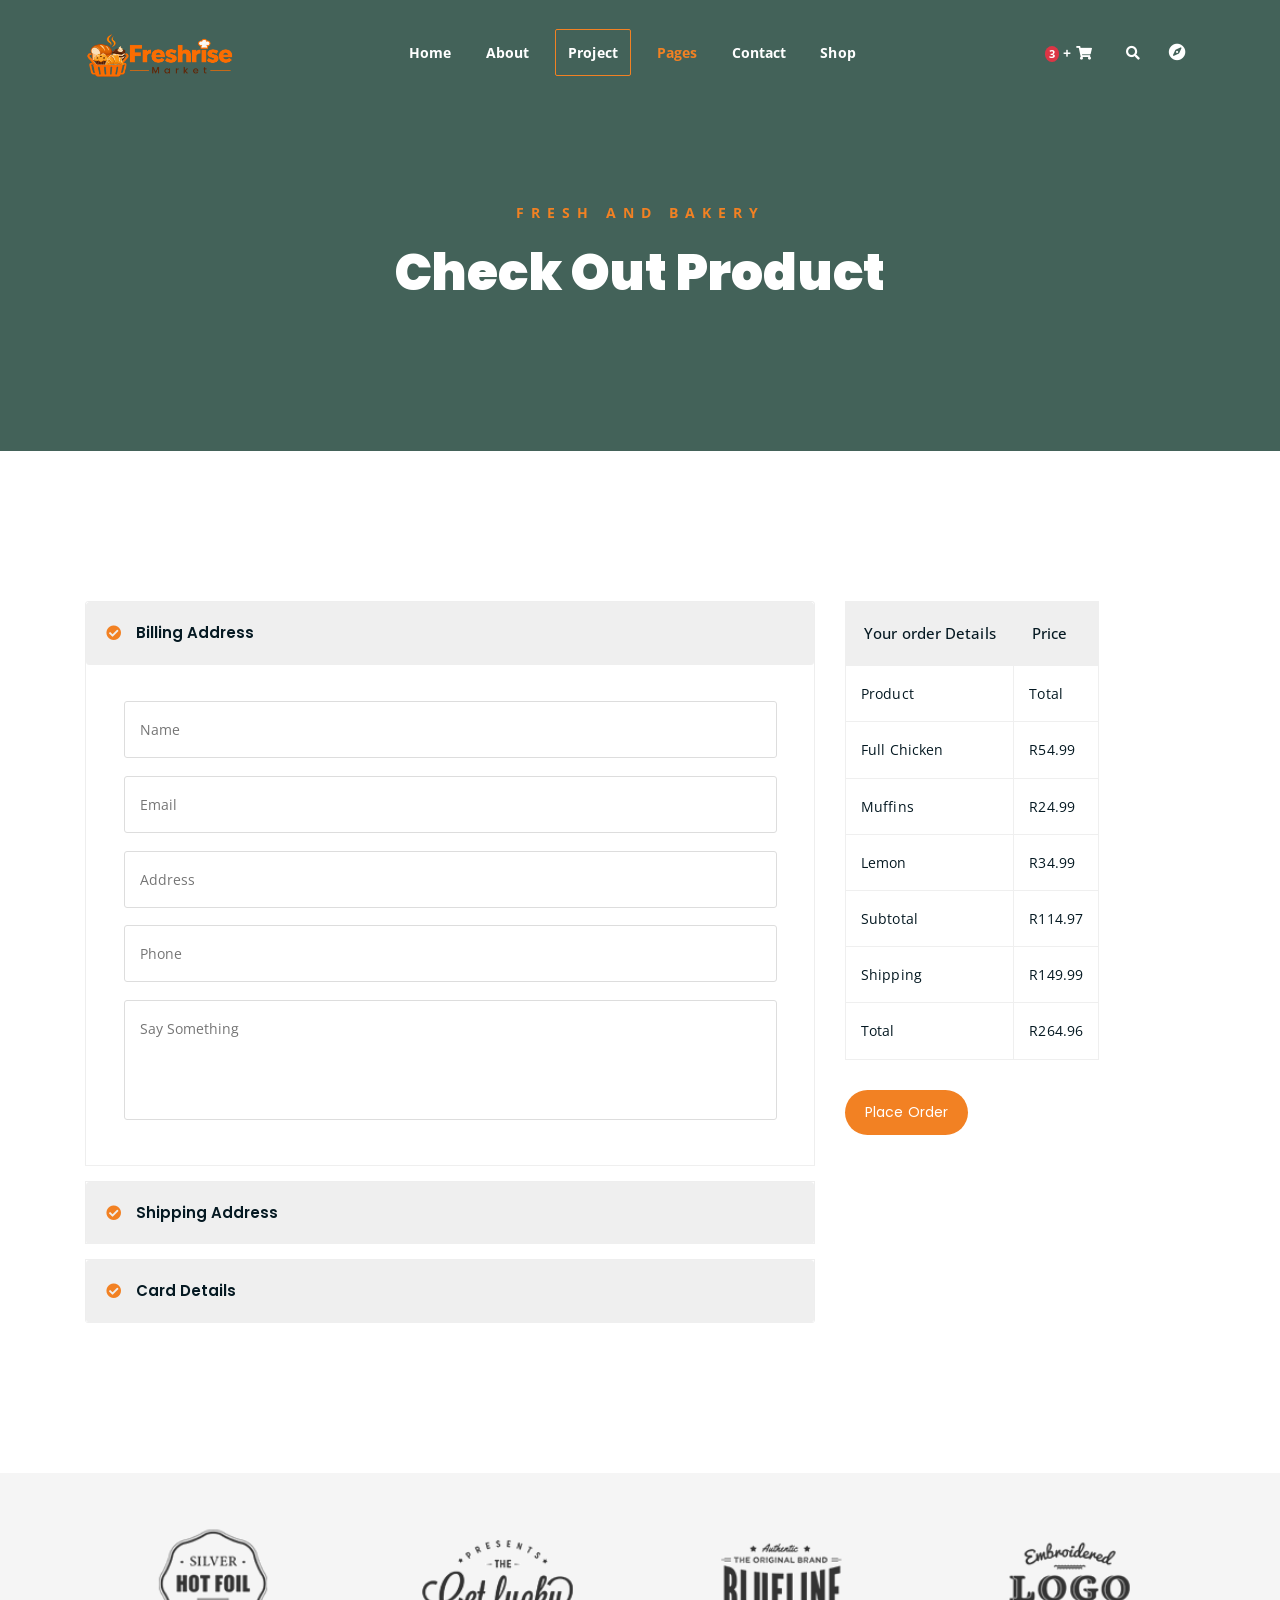
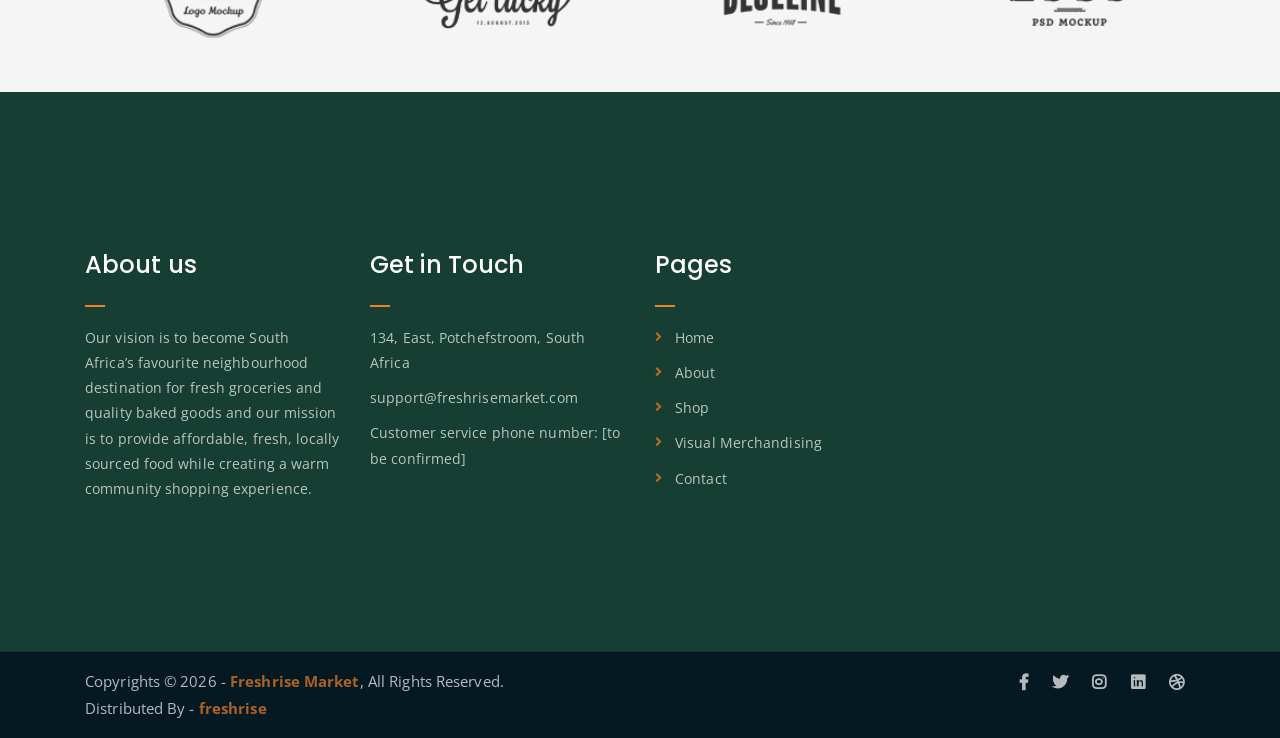
<file: checkout.html>
<!DOCTYPE html>
<html lang="en">
<head>
	<meta charset="UTF-8">
	<meta http-equiv="X-UA-Compatible" content="IE=edge">
	<meta name="viewport" content="width=device-width, initial-scale=1">
	<meta name="description" content="FreshRise Market combines fresh groceries and bakery goods with a welcoming in-store and online shopping experience.">

	<!-- title -->
	<title>Freshrise & Bakery | Check Out</title>

	<!-- favicon -->
	<link rel="shortcut icon" type="image/png" href="assets/img/logo.png">
	<!-- google font -->
	<link href="https://fonts.googleapis.com/css?family=Open+Sans:300,400,700" rel="stylesheet">
	<link href="https://fonts.googleapis.com/css?family=Poppins:400,700&display=swap" rel="stylesheet">
	<!-- fontawesome -->
	<link rel="stylesheet" href="assets/css/all.min.css">
	<!-- bootstrap -->
	<link rel="stylesheet" href="assets/bootstrap/css/bootstrap.min.css">
	<!-- owl carousel -->
	<link rel="stylesheet" href="assets/css/owl.carousel.css">
	<!-- magnific popup -->
	<link rel="stylesheet" href="assets/css/magnific-popup.css">
	<!-- animate css -->
	<link rel="stylesheet" href="assets/css/animate.css">
	<!-- mean menu css -->
	<link rel="stylesheet" href="assets/css/meanmenu.min.css">
	<!-- main style -->
	<link rel="stylesheet" href="assets/css/main.css">
	<!-- responsive -->
	<link rel="stylesheet" href="assets/css/responsive.css">

</head>
<body>
	
	<!--PreLoader-->
    <div class="loader">
        <div class="loader-inner">
            <div class="circle"></div>
        </div>
    </div>
    <!--PreLoader Ends-->
	
	
	<!-- header -->
	<div class="top-header-area" id="sticker">
		<div class="container">
			<div class="row">
				<div class="col-lg-12 col-sm-12 text-center">
					<div class="main-menu-wrap">
						<!-- logo -->
						<div class="site-logo">
							<a href="index.html">
								<img src="assets/img/Freshrise-logo.png" alt="FreshRise Market">
							</a>
						</div>
						<!-- logo -->

						<!-- menu start -->
						<nav class="main-menu">
							<ul>
								<li><a href="index.html">Home</a>
									<ul class="sub-menu">
										<li><a href="index.html">Static Home</a></li>
										
									</ul>
								</li>
								<li><a href="about.html">About</a></li>
								<li class="project-nav-link"><a href="index.html#signage">Project</a></li>
								<li class="current-list-item"><a href="#">Pages</a>
									<ul class="sub-menu">
										<li><a href="404.html">404 page</a></li>
										<li><a href="about.html">About</a></li>
										<li><a href="cart.html">Cart</a></li>
										<li class="current-list-item"><a href="checkout.html" aria-current="page">Check Out</a></li>
										<li><a href="contact.html">Contact</a></li>
										<li><a href="shop.html">Shop</a></li>
										
										
										<li><a href="contact.html">Contact</a></li>
									
									</ul>
								</li>

								<li><a href="contact.html">Contact</a></li>
								<li><a href="single-product.html">Shop</a>
								
									<ul class="sub-menu">									
									
										<li><a href="shop.html">Shop</a></li>
										<li><a href="single-product.html">Single Product</a></li>
										
									</ul>
								</li>
								<li>
									<div class="header-icons text-white">
										<a class="shopping-cart" href="cart.html">
											<span class="badge bg-danger badge-number rounded-circle" >3</span> +
											<span><i class="fas fa-shopping-cart"></i></span></a>
										<a class="mobile-hide search-bar-icon" href="#"><i class="fas fa-search"></i></a>
										<button class="sidebar-toggle global-sidebar-toggle" type="button" title="Explore project and store links" aria-label="Explore project and store links" aria-controls="site-sidebar" aria-expanded="false"><i class="fas fa-compass" aria-hidden="true"></i></button>
									</div>
								</li>
							</ul>
						</nav>
						<a class="mobile-show search-bar-icon" href="#"><i class="fas fa-search"></i></a>
						<button class="sidebar-toggle global-sidebar-toggle mobile-show mobile-sidebar-toggle" type="button" title="Explore project and store links" aria-label="Explore project and store links" aria-controls="site-sidebar" aria-expanded="false"><i class="fas fa-compass" aria-hidden="true"></i></button>
						<div class="mobile-menu"></div>
						<!-- menu end -->
					</div>
				</div>
			</div>
		</div>
	</div>
	<!-- end header -->
	<div class="sidebar-backdrop" data-sidebar-close="true" aria-hidden="true"></div>
	<aside class="site-sidebar" id="site-sidebar" role="dialog" aria-modal="true" aria-labelledby="site-sidebar-title" aria-hidden="true" tabindex="-1">
		<div class="site-sidebar-header"><h2 id="site-sidebar-title">Explore FreshRise</h2><button class="sidebar-close" type="button" aria-label="Close navigation menu"><i class="fas fa-times" aria-hidden="true"></i></button></div>
		<nav aria-label="FreshRise navigation"><ul class="site-sidebar-links">
			<li><a href="index.html#home"><i class="fas fa-home" aria-hidden="true"></i> Home</a></li><li><a href="index.html#displays"><i class="fas fa-th-large" aria-hidden="true"></i> In-store displays</a></li><li><a href="index.html#packaging"><i class="fas fa-box-open" aria-hidden="true"></i> Packaging</a></li><li><a href="index.html#signage"><i class="fas fa-sign" aria-hidden="true"></i> Signage &amp; branding</a></li><li><a href="index.html#atmospherics"><i class="fas fa-lightbulb" aria-hidden="true"></i> Atmospherics</a></li><li><a href="index.html#competitors"><i class="fas fa-balance-scale" aria-hidden="true"></i> Competitors</a></li><li><a href="shop.html"><i class="fas fa-shopping-basket" aria-hidden="true"></i> Shop</a></li><li><a href="cart.html"><i class="fas fa-shopping-cart" aria-hidden="true"></i> Cart</a></li><li><a href="checkout.html"><i class="fas fa-credit-card" aria-hidden="true"></i> Checkout</a></li><li><a href="about.html"><i class="fas fa-leaf" aria-hidden="true"></i> About</a></li><li><a href="contact.html"><i class="fas fa-envelope" aria-hidden="true"></i> Contact</a></li>
		</ul></nav>
	</aside>

	<!-- search area -->
	<div class="search-area">
		<div class="container">
			<div class="row">
				<div class="col-lg-12">
					<span class="close-btn"><i class="fas fa-window-close"></i></span>
					<div class="search-bar">
						<div class="search-bar-tablecell">
							<h3>Search For:</h3>
							<input type="text" placeholder="Keywords">
							<button type="submit">Search <i class="fas fa-search"></i></button>
						</div>
					</div>
				</div>
			</div>
		</div>
	</div>
	<!-- end search arewa -->
	
	<!-- breadcrumb-section -->
	<div class="breadcrumb-section breadcrumb-bg">
		<div class="container">
			<div class="row">
				<div class="col-lg-8 offset-lg-2 text-center">
					<div class="breadcrumb-text">
						<p>Fresh and Bakery</p>
						<h1>Check Out Product</h1>
					</div>
				</div>
			</div>
		</div>
	</div>
	<!-- end breadcrumb section -->

	<!-- check out section -->
	<div class="checkout-section mt-150 mb-150">
		<div class="container">
			<div class="row">
				<div class="col-lg-8">
					<div class="checkout-accordion-wrap">
						<div class="accordion" id="accordionExample">
						  <div class="card single-accordion">
						    <div class="card-header" id="headingOne">
						      <h5 class="mb-0">
						        <button class="btn btn-link" type="button" data-toggle="collapse" data-target="#collapseOne" aria-expanded="true" aria-controls="collapseOne">
						          Billing Address
						        </button>
						      </h5>
						    </div>

						    <div id="collapseOne" class="collapse show" aria-labelledby="headingOne" data-parent="#accordionExample">
						      <div class="card-body">
						        <div class="billing-address-form">
						        	<form action="index.html">
						        		<p><input type="text" placeholder="Name"></p>
						        		<p><input type="email" placeholder="Email"></p>
						        		<p><input type="text" placeholder="Address"></p>
						        		<p><input type="tel" placeholder="Phone"></p>
						        		<p><textarea name="bill" id="bill" cols="30" rows="10" placeholder="Say Something"></textarea></p>
						        	</form>
						        </div>
						      </div>
						    </div>
						  </div>
						  <div class="card single-accordion">
						    <div class="card-header" id="headingTwo">
						      <h5 class="mb-0">
						        <button class="btn btn-link collapsed" type="button" data-toggle="collapse" data-target="#collapseTwo" aria-expanded="false" aria-controls="collapseTwo">
						          Shipping Address
						        </button>
						      </h5>
						    </div>
						    <div id="collapseTwo" class="collapse" aria-labelledby="headingTwo" data-parent="#accordionExample">
						      <div class="card-body">
						        <div class="shipping-address-form">
						        	<p>Your shipping address form is here.</p>
						        </div>
						      </div>
						    </div>
						  </div>
						  <div class="card single-accordion">
						    <div class="card-header" id="headingThree">
						      <h5 class="mb-0">
						        <button class="btn btn-link collapsed" type="button" data-toggle="collapse" data-target="#collapseThree" aria-expanded="false" aria-controls="collapseThree">
						          Card Details
						        </button>
						      </h5>
						    </div>
						    <div id="collapseThree" class="collapse" aria-labelledby="headingThree" data-parent="#accordionExample">
						      <div class="card-body">
						        <div class="card-details">
						        	<p>Your card details goes here.</p>
						        </div>
						      </div>
						    </div>
						  </div>
						</div>

					</div>
				</div>

				<div class="col-lg-4">
					<div class="order-details-wrap">
						<table class="order-details">
							<thead>
								<tr>
									<th>Your order Details</th>
									<th>Price</th>
								</tr>
							</thead>
							<tbody class="order-details-body">
								<tr>
									<td>Product</td>
									<td>Total</td>
								</tr>
								<tr>
									<td>Full Chicken</td>
									<td>R54.99</td>
								</tr>
								<tr>
									<td>Muffins</td>
									<td>R24.99</td>
								</tr>
								<tr>
									<td>Lemon</td>
									<td>R34.99</td>
								</tr>
							</tbody>
							<tbody class="checkout-details">
								<tr>
									<td>Subtotal</td>
									<td>R114.97</td>
								</tr>
								<tr>
									<td>Shipping</td>
									<td>R149.99</td>
								</tr>
								<tr>
									<td>Total</td>
									<td>R264.96</td>
								</tr>
							</tbody>
						</table>
						<a href="#" class="boxed-btn">Place Order</a>
					</div>
				</div>
			</div>
		</div>
	</div>
	<!-- end check out section -->

	<!-- logo carousel -->
	<div class="logo-carousel-section">
		<div class="container">
			<div class="row">
				<div class="col-lg-12">
					<div class="logo-carousel-inner">
						<div class="single-logo-item">
							<img src="assets/img/company-logos/1.png" alt="">
						</div>
						<div class="single-logo-item">
							<img src="assets/img/company-logos/2.png" alt="">
						</div>
						<div class="single-logo-item">
							<img src="assets/img/company-logos/3.png" alt="">
						</div>
						<div class="single-logo-item">
							<img src="assets/img/company-logos/4.png" alt="">
						</div>
						<div class="single-logo-item">
							<img src="assets/img/company-logos/5.png" alt="">
						</div>
					</div>
				</div>
			</div>
		</div>
	</div>
	<!-- end logo carousel -->

<!-- footer -->
	<div class="footer-area">
		<div class="container">
			<div class="row">
				<div class="col-lg-3 col-md-6">
					<div class="footer-box about-widget">
						<h2 class="widget-title">About us</h2>
						<p>Our vision is to become South Africa’s favourite neighbourhood destination for fresh groceries and quality baked goods and our mission is to provide affordable, fresh, locally sourced food while creating a warm community shopping experience.</p>
					</div>
				</div>
				<div class="col-lg-3 col-md-6">
					<div class="footer-box get-in-touch">
						<h2 class="widget-title">Get in Touch</h2>
						<ul>
							<li>134, East, Potchefstroom, South Africa</li>
							<li>support@freshrisemarket.com</li>
							<li>Customer service phone number: [to be confirmed]</li>
						</ul>
					</div>
				</div>
				<div class="col-lg-3 col-md-6">
					<div class="footer-box pages">
						<h2 class="widget-title">Pages</h2>
						<ul>
							<li><a href="index.html">Home</a></li>
							<li><a href="about.html">About</a></li>
							<li><a href="shop.html">Shop</a></li>
							<li><a href="index.html#signage">Visual Merchandising</a></li>
							<li><a href="contact.html">Contact</a></li>
						</ul>
					</div>
				</div>

			</div>
		</div>
	</div>
	<!-- end footer -->
	
	<!-- copyright -->
	<div class="copyright">
		<div class="container">
			<div class="row">
				<div class="col-lg-6 col-md-12">
					<p>Copyrights &copy; 2026 - <a href="https://imransdesign.com/">Freshrise Market</a>,  All Rights Reserved.<br>
						Distributed By - <a href="https://igrage.web.app/portfolio.html">freshrise</a>
					</p>
				</div>
				<div class="col-lg-6 text-right col-md-12">
					<div class="social-icons">
						<ul>
							<li><a href="#" target="_blank"><i class="fab fa-facebook-f"></i></a></li>
							<li><a href="#" target="_blank"><i class="fab fa-twitter"></i></a></li>
							<li><a href="#" target="_blank"><i class="fab fa-instagram"></i></a></li>
							<li><a href="#" target="_blank"><i class="fab fa-linkedin"></i></a></li>
							<li><a href="#" target="_blank"><i class="fab fa-dribbble"></i></a></li>
						</ul>
					</div>
				</div>
			</div>
		</div>
	</div>
	<!-- end copyright -->
	
	<!-- jquery -->
	<script src="assets/js/jquery-1.11.3.min.js"></script>
	<!-- bootstrap -->
	<script src="assets/bootstrap/js/bootstrap.min.js"></script>
	<!-- count down -->
	<script src="assets/js/jquery.countdown.js"></script>
	<!-- isotope -->
	<script src="assets/js/jquery.isotope-3.0.6.min.js"></script>
	<!-- waypoints -->
	<script src="assets/js/waypoints.js"></script>
	<!-- owl carousel -->
	<script src="assets/js/owl.carousel.min.js"></script>
	<!-- magnific popup -->
	<script src="assets/js/jquery.magnific-popup.min.js"></script>
	<!-- mean menu -->
	<script src="assets/js/jquery.meanmenu.min.js"></script>
	<!-- sticker js -->
	<script src="assets/js/sticker.js"></script>
	<!-- main js -->
	<script src="assets/js/main.js"></script>

</body>
</html>
</file>
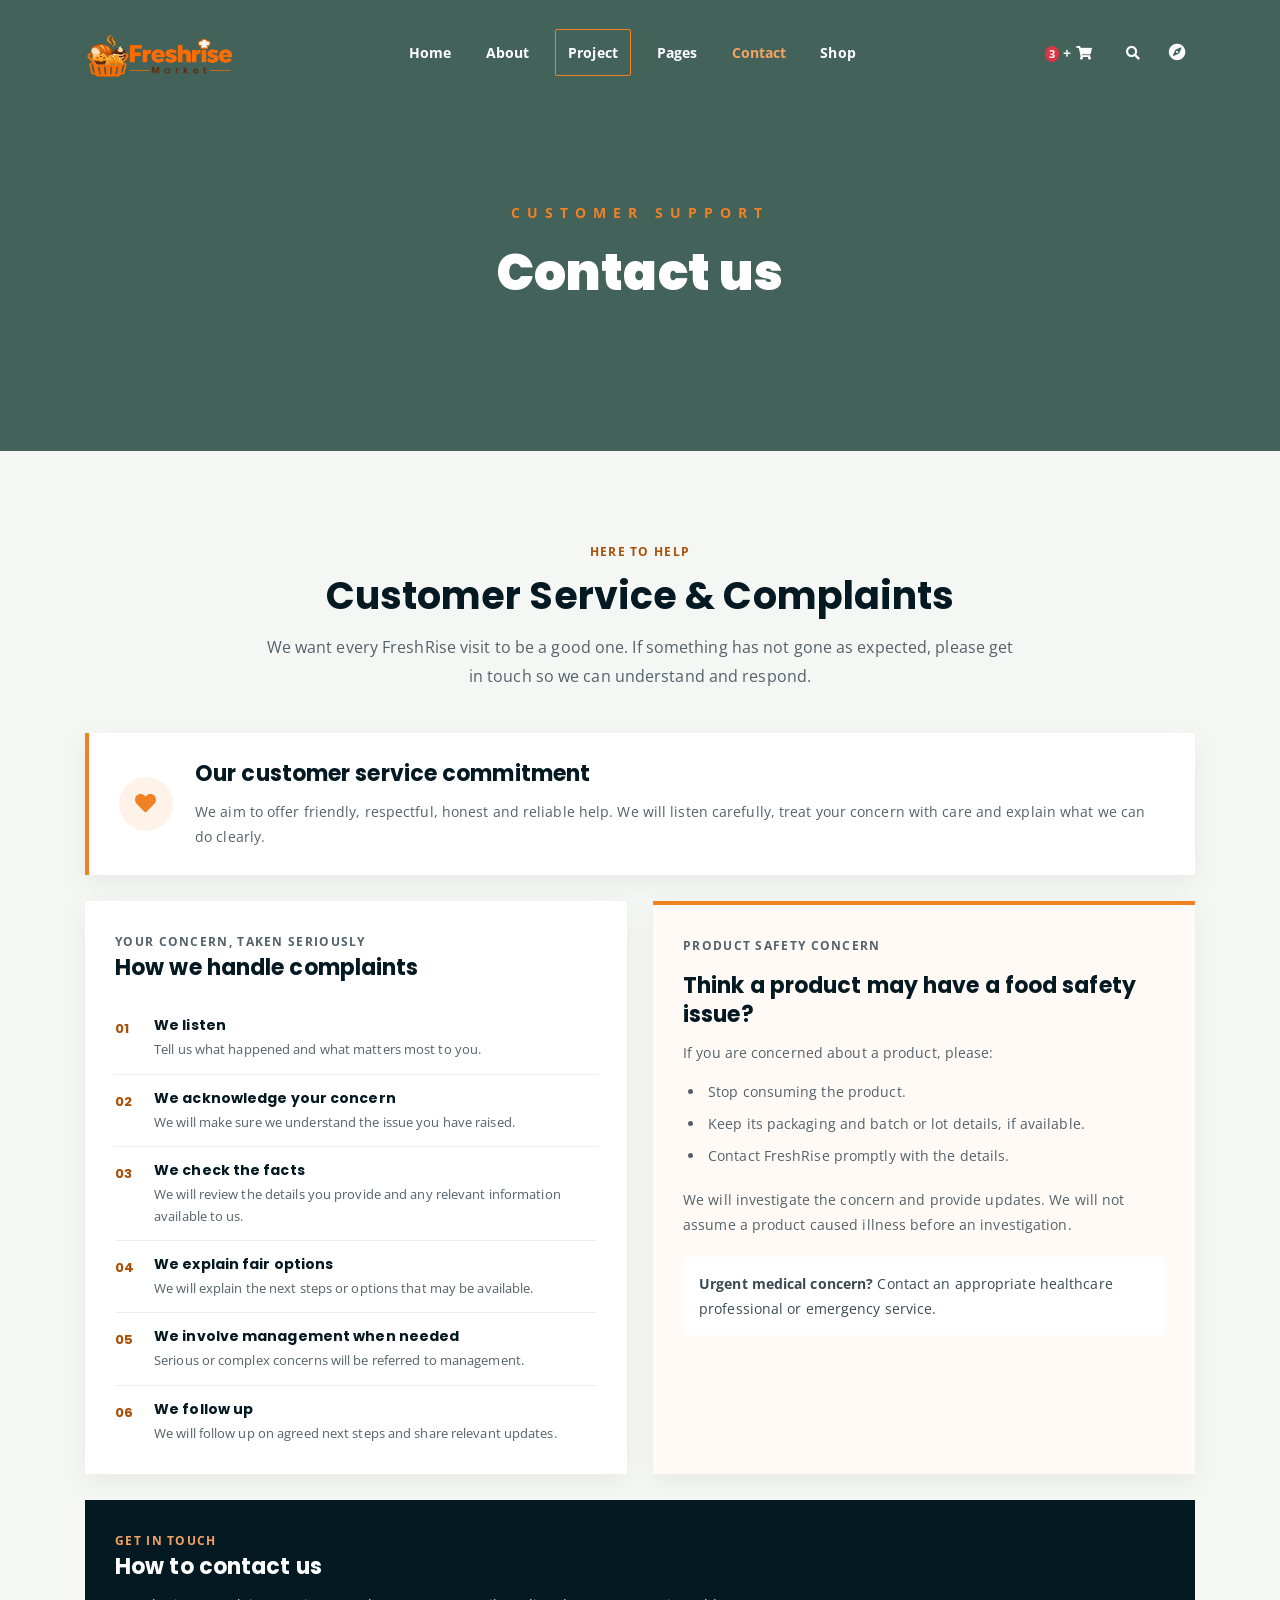
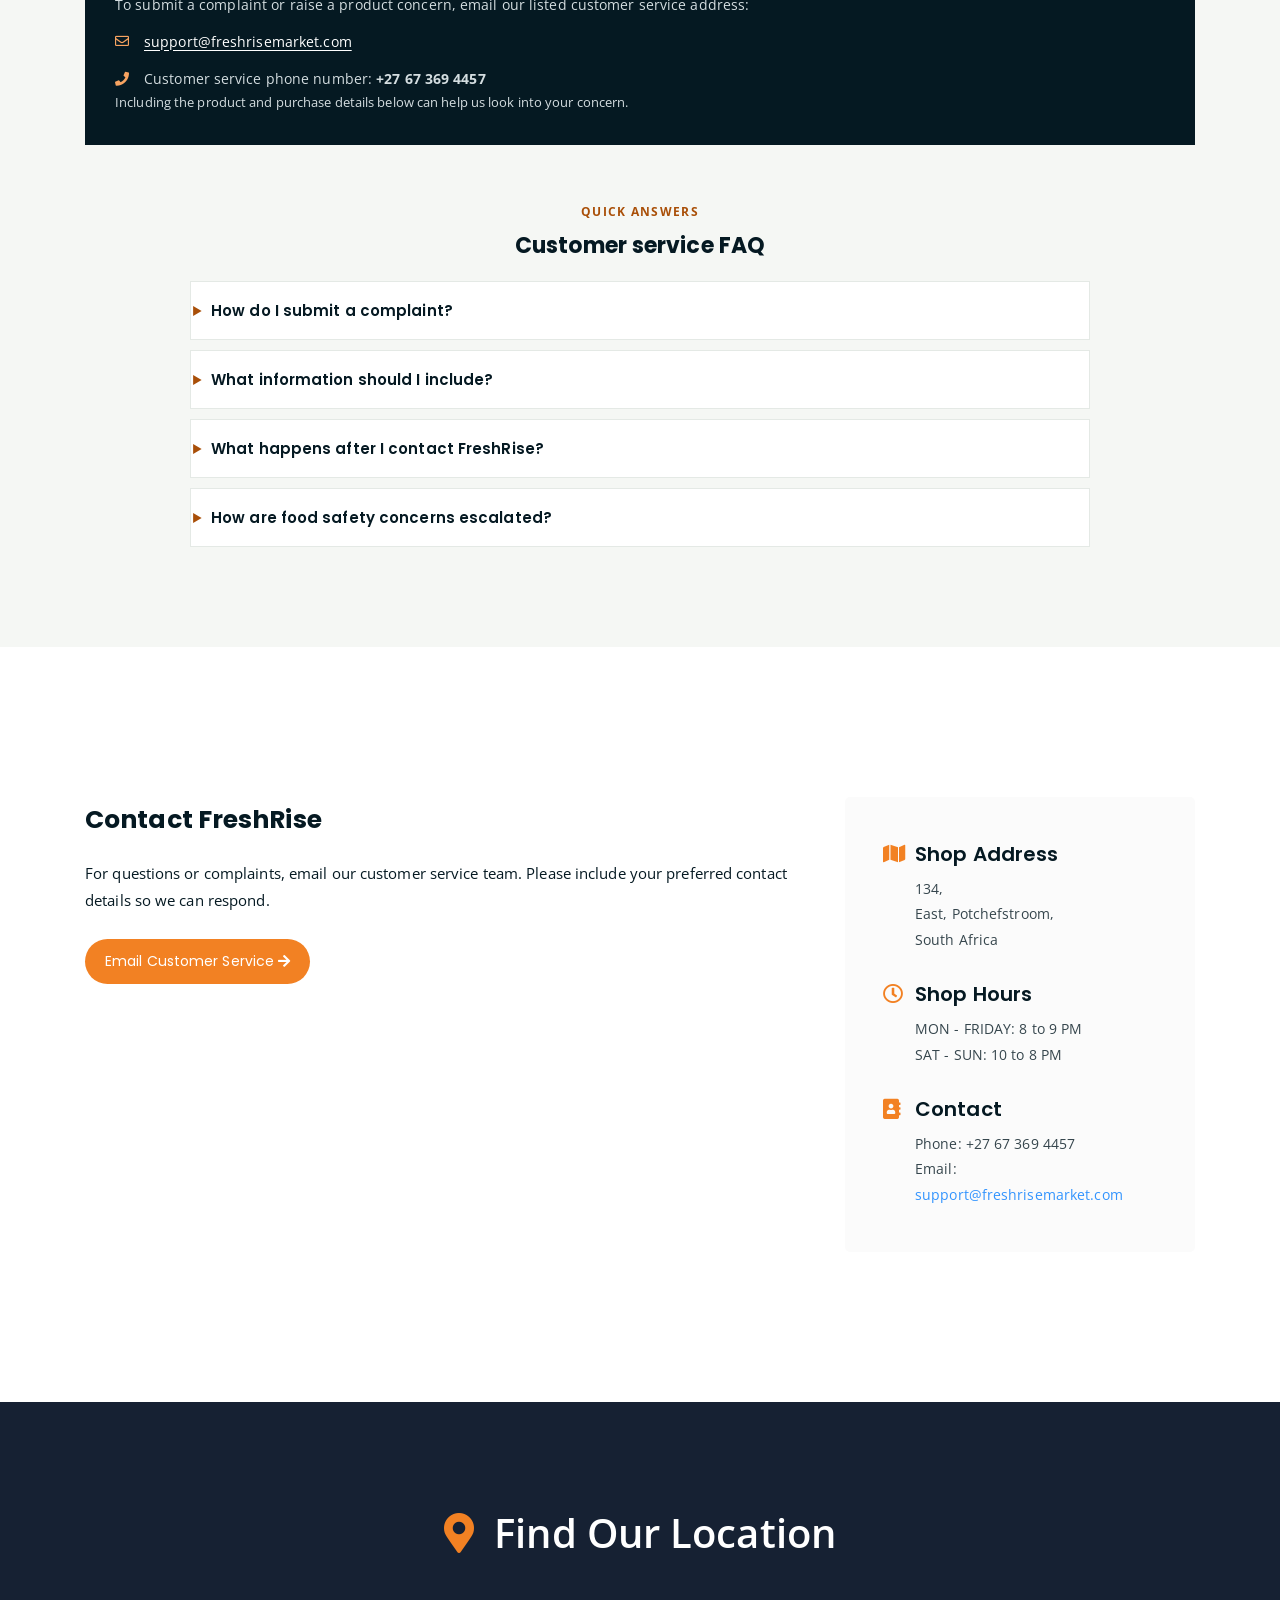
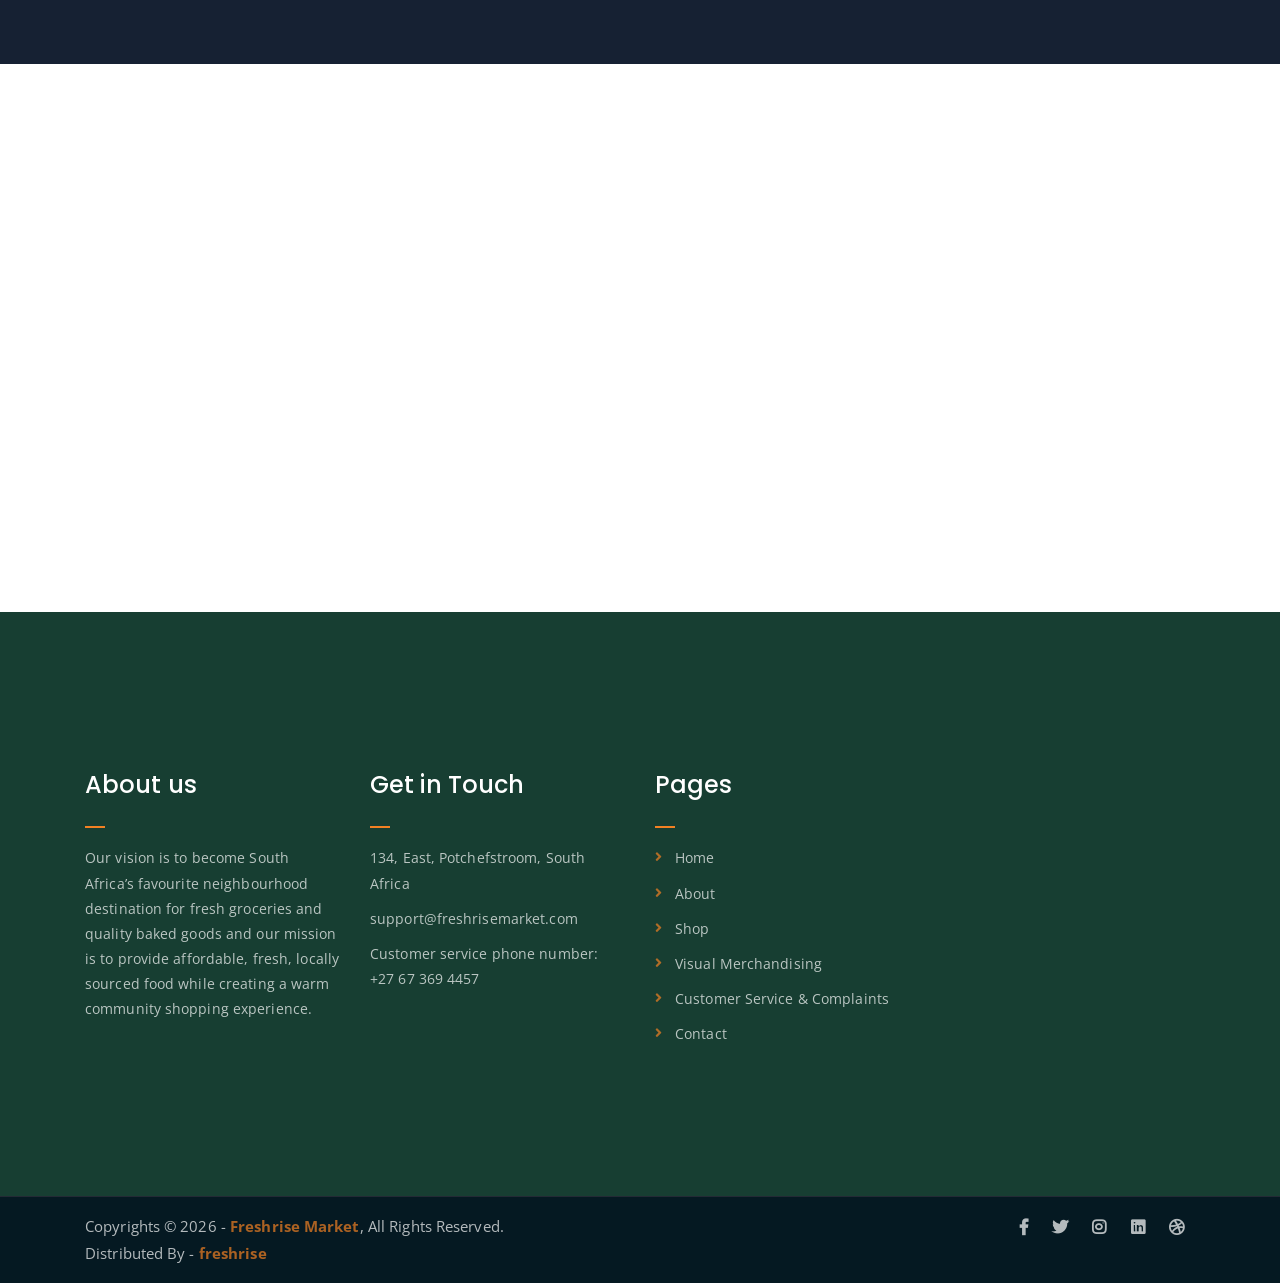
<file: contact.html>
<!DOCTYPE html>
<html lang="en">
<head>
	<meta charset="UTF-8">
	<meta http-equiv="X-UA-Compatible" content="IE=edge">
	<meta name="viewport" content="width=device-width, initial-scale=1">
	<meta name="description" content="FreshRise Market combines fresh groceries and bakery goods with a welcoming in-store and online shopping experience.">

	<!-- title -->
	<title>Contact</title>

	<!-- favicon -->
	<link rel="shortcut icon" type="image/png" href="assets/img/logo.png">
	<!-- google font -->
	<link href="https://fonts.googleapis.com/css?family=Open+Sans:300,400,700" rel="stylesheet">
	<link href="https://fonts.googleapis.com/css?family=Poppins:400,700&display=swap" rel="stylesheet">
	<!-- fontawesome -->
	<link rel="stylesheet" href="assets/css/all.min.css">
	<!-- bootstrap -->
	<link rel="stylesheet" href="assets/bootstrap/css/bootstrap.min.css">
	<!-- owl carousel -->
	<link rel="stylesheet" href="assets/css/owl.carousel.css">
	<!-- magnific popup -->
	<link rel="stylesheet" href="assets/css/magnific-popup.css">
	<!-- animate css -->
	<link rel="stylesheet" href="assets/css/animate.css">
	<!-- mean menu css -->
	<link rel="stylesheet" href="assets/css/meanmenu.min.css">
	<!-- main style -->
	<link rel="stylesheet" href="assets/css/main.css">
	<!-- responsive -->
	<link rel="stylesheet" href="assets/css/responsive.css">

</head>
<body>
	
	<!--PreLoader-->
    <div class="loader">
        <div class="loader-inner">
            <div class="circle"></div>
        </div>
    </div>
    <!--PreLoader Ends-->
	
	<!-- header -->
	<div class="top-header-area" id="sticker">
		<div class="container">
			<div class="row">
				<div class="col-lg-12 col-sm-12 text-center">
					<div class="main-menu-wrap">
						<!-- logo -->
						<div class="site-logo">
							<a href="index.html">
								<img src="assets/img/Freshrise-logo.png" alt="FreshRise Market">
							</a>
						</div>
						<!-- logo -->

						<!-- menu start -->
						<nav class="main-menu">
							<ul>
								<li><a href="index.html">Home</a>
									<ul class="sub-menu">
										<li><a href="index.html">Static Home</a></li>
										
									</ul>
								</li>
								<li><a href="about.html">About</a></li>
								<li class="project-nav-link"><a href="index.html#signage">Project</a></li>
								<li><a href="#">Pages</a>
									<ul class="sub-menu">
										<li><a href="404.html">404 page</a></li>
										<li><a href="about.html">About</a></li>
										<li><a href="contact.html#customer-service">Customer Service &amp; Complaints</a></li>
										<li><a href="contact.html">Contact</a></li>
									
									</ul>
								</li>

								<li class="current-list-item"><a href="contact.html" aria-current="page">Contact</a></li>
								<li><a href="single-product.html">Shop</a>
									<ul class="sub-menu">									
									
										<li><a href="single-product.html">Single Product</a></li>
										
									</ul>
								</li>
								<li>
									<div class="header-icons text-white">
										<a class="shopping-cart" href="cart.html">
											<span class="badge bg-danger badge-number rounded-circle" >3</span> +
											<span><i class="fas fa-shopping-cart"></i></span></a>
										<a class="mobile-hide search-bar-icon" href="#"><i class="fas fa-search"></i></a>
										<button class="sidebar-toggle global-sidebar-toggle" type="button" title="Explore project and store links" aria-label="Explore project and store links" aria-controls="site-sidebar" aria-expanded="false"><i class="fas fa-compass" aria-hidden="true"></i></button>
									</div>
								</li>
							</ul>
						</nav>
						<a class="mobile-show search-bar-icon" href="#"><i class="fas fa-search"></i></a>
						<button class="sidebar-toggle global-sidebar-toggle mobile-show mobile-sidebar-toggle" type="button" title="Explore project and store links" aria-label="Explore project and store links" aria-controls="site-sidebar" aria-expanded="false"><i class="fas fa-compass" aria-hidden="true"></i></button>
						<div class="mobile-menu"></div>
						<!-- menu end -->
					</div>
				</div>
			</div>
		</div>
	</div>
	<!-- end header -->
	<div class="sidebar-backdrop" data-sidebar-close="true" aria-hidden="true"></div>
	<aside class="site-sidebar" id="site-sidebar" role="dialog" aria-modal="true" aria-labelledby="site-sidebar-title" aria-hidden="true" tabindex="-1">
		<div class="site-sidebar-header"><h2 id="site-sidebar-title">Explore FreshRise</h2><button class="sidebar-close" type="button" aria-label="Close navigation menu"><i class="fas fa-times" aria-hidden="true"></i></button></div>
		<nav aria-label="FreshRise navigation"><ul class="site-sidebar-links">
			<li><a href="index.html#home"><i class="fas fa-home" aria-hidden="true"></i> Home</a></li><li><a href="index.html#displays"><i class="fas fa-th-large" aria-hidden="true"></i> In-store displays</a></li><li><a href="index.html#packaging"><i class="fas fa-box-open" aria-hidden="true"></i> Packaging</a></li><li><a href="index.html#signage"><i class="fas fa-sign" aria-hidden="true"></i> Signage &amp; branding</a></li><li><a href="index.html#atmospherics"><i class="fas fa-lightbulb" aria-hidden="true"></i> Atmospherics</a></li><li><a href="index.html#competitors"><i class="fas fa-balance-scale" aria-hidden="true"></i> Competitors</a></li><li><a href="shop.html"><i class="fas fa-shopping-basket" aria-hidden="true"></i> Shop</a></li><li><a href="cart.html"><i class="fas fa-shopping-cart" aria-hidden="true"></i> Cart</a></li><li><a href="checkout.html"><i class="fas fa-credit-card" aria-hidden="true"></i> Checkout</a></li><li><a href="about.html"><i class="fas fa-leaf" aria-hidden="true"></i> About</a></li><li><a href="contact.html#customer-service"><i class="fas fa-hands-helping" aria-hidden="true"></i> Customer Service &amp; Complaints</a></li><li><a href="contact.html"><i class="fas fa-envelope" aria-hidden="true"></i> Contact</a></li>
		</ul></nav>
	</aside>
	

	<!-- search area -->
	<div class="search-area">
		<div class="container">
			<div class="row">
				<div class="col-lg-12">
					<span class="close-btn"><i class="fas fa-window-close"></i></span>
					<div class="search-bar">
						<div class="search-bar-tablecell">
							<h3>Search For:</h3>
							<input type="text" placeholder="Keywords">
							<button type="submit">Search <i class="fas fa-search"></i></button>
						</div>
					</div>
				</div>
			</div>
		</div>
	</div>
	<!-- end search arewa -->
	
	<!-- breadcrumb-section -->
	<div class="breadcrumb-section breadcrumb-bg">
		<div class="container">
			<div class="row">
				<div class="col-lg-8 offset-lg-2 text-center">
					<div class="breadcrumb-text">
						<p>Customer support</p>
						<h1>Contact us</h1>
					</div>
				</div>
			</div>
		</div>
	</div>
	<!-- end breadcrumb section -->

	<section class="customer-service-section" id="customer-service" aria-labelledby="customer-service-title">
		<div class="container">
			<header class="customer-service-heading text-center">
				<p class="customer-service-eyebrow">HERE TO HELP</p>
				<h2 id="customer-service-title">Customer Service &amp; Complaints</h2>
				<p>We want every FreshRise visit to be a good one. If something has not gone as expected, please get in touch so we can understand and respond.</p>
			</header>

			<section class="service-commitment" aria-labelledby="service-commitment-title">
				<span class="service-icon" aria-hidden="true"><i class="fas fa-heart"></i></span>
				<div>
					<h3 id="service-commitment-title">Our customer service commitment</h3>
					<p>We aim to offer friendly, respectful, honest and reliable help. We will listen carefully, treat your concern with care and explain what we can do clearly.</p>
				</div>
			</section>

			<div class="customer-service-grid">
				<section class="service-card" aria-labelledby="complaint-process-title">
					<p class="service-card-label">YOUR CONCERN, TAKEN SERIOUSLY</p>
					<h3 id="complaint-process-title">How we handle complaints</h3>
					<ol class="complaint-steps">
						<li><span>01</span><div><strong>We listen</strong><p>Tell us what happened and what matters most to you.</p></div></li>
						<li><span>02</span><div><strong>We acknowledge your concern</strong><p>We will make sure we understand the issue you have raised.</p></div></li>
						<li><span>03</span><div><strong>We check the facts</strong><p>We will review the details you provide and any relevant information available to us.</p></div></li>
						<li><span>04</span><div><strong>We explain fair options</strong><p>We will explain the next steps or options that may be available.</p></div></li>
						<li><span>05</span><div><strong>We involve management when needed</strong><p>Serious or complex concerns will be referred to management.</p></div></li>
						<li><span>06</span><div><strong>We follow up</strong><p>We will follow up on agreed next steps and share relevant updates.</p></div></li>
					</ol>
				</section>

				<section class="service-card food-safety-card" aria-labelledby="food-safety-title">
					<p class="service-card-label">PRODUCT SAFETY CONCERN</p>
					<h3 id="food-safety-title">Think a product may have a food safety issue?</h3>
					<p>If you are concerned about a product, please:</p>
					<ul class="food-safety-list">
						<li>Stop consuming the product.</li>
						<li>Keep its packaging and batch or lot details, if available.</li>
						<li>Contact FreshRise promptly with the details.</li>
					</ul>
					<p>We will investigate the concern and provide updates. We will not assume a product caused illness before an investigation.</p>
					<p class="medical-reassurance"><strong>Urgent medical concern?</strong> Contact an appropriate healthcare professional or emergency service.</p>
				</section>
			</div>

			<div class="customer-service-contact">
				<section aria-labelledby="contact-customer-service-title">
					<p class="service-card-label">GET IN TOUCH</p>
					<h3 id="contact-customer-service-title">How to contact us</h3>
					<p>To submit a complaint or raise a product concern, email our listed customer service address:</p>
					<p class="service-contact-detail"><i class="far fa-envelope" aria-hidden="true"></i><a href="mailto:support@freshrisemarket.com">support@freshrisemarket.com</a></p>
					<p class="service-contact-detail"><i class="fas fa-phone" aria-hidden="true"></i><span>Customer service phone number: <strong>+27 67 369 4457</strong></span></p>
					<p class="service-contact-note">Including the product and purchase details below can help us look into your concern.</p>
				</section>
			</div>

			<section class="customer-service-faq" aria-labelledby="customer-service-faq-title">
				<div class="faq-heading">
					<p class="customer-service-eyebrow">QUICK ANSWERS</p>
					<h3 id="customer-service-faq-title">Customer service FAQ</h3>
				</div>
				<details>
					<summary>How do I submit a complaint?</summary>
					<p>Email <a href="mailto:support@freshrisemarket.com">support@freshrisemarket.com</a> with a description of what happened and how we can contact you.</p>
				</details>
				<details>
					<summary>What information should I include?</summary>
					<p>Share the product name, batch or lot number, purchase date and receipt if available, along with a brief description of your concern.</p>
				</details>
				<details>
					<summary>What happens after I contact FreshRise?</summary>
					<p>We will review the information, check the facts, explain any fair next steps and follow up on what we have agreed. We may contact you if we need more details.</p>
				</details>
				<details>
					<summary>How are food safety concerns escalated?</summary>
					<p>We will investigate the concern promptly, refer serious matters to management and provide updates. We will not draw conclusions about a product before the investigation.</p>
				</details>
			</section>
		</div>
	</section>
	<!-- end customer service section -->

	<!-- contact details -->
	<div class="contact-from-section mt-150 mb-150">
		<div class="container">
			<div class="row">
				<div class="col-lg-8 mb-5 mb-lg-0">
					<div class="form-title">
						<h2>Contact FreshRise</h2>
						<p>For questions or complaints, email our customer service team. Please include your preferred contact details so we can respond.</p>
					</div>
					<div class="contact-form">
						<p><a class="boxed-btn" href="mailto:support@freshrisemarket.com">Email Customer Service <i class="fas fa-arrow-right" aria-hidden="true"></i></a></p>
					</div>
				</div>
				<div class="col-lg-4">
					<div class="contact-form-wrap">
						<div class="contact-form-box">
							<h4><i class="fas fa-map"></i> Shop Address</h4>
							<p>134,  <br> East, Potchefstroom, <br>  South Africa</p>
						</div>
						<div class="contact-form-box">
							<h4><i class="far fa-clock"></i> Shop Hours</h4>
							<p>MON - FRIDAY: 8 to 9 PM <br> SAT - SUN: 10 to 8 PM </p>
						</div>
						<div class="contact-form-box">
							<h4><i class="fas fa-address-book"></i> Contact</h4>
							<p>Phone: +27 67 369 4457 <br> Email: <a href="mailto:support@freshrisemarket.com">support@freshrisemarket.com</a></p>
						</div>
					</div>
				</div>
			</div>
		</div>
	</div>
	<!-- end contact form -->

	<!-- find our location -->
	<div class="find-location blue-bg">
		<div class="container">
			<div class="row">
				<div class="col-lg-12 text-center">
					<p> <i class="fas fa-map-marker-alt"></i> Find Our Location</p>
				</div>
			</div>
		</div>
	</div>
	<!-- end find our location -->

	<!-- google map section -->
	<div class="embed-responsive embed-responsive-21by9">
		<iframe src="https://www.google.com/maps/embed?pb=!1m18!1m12!1m3!1d3564.647659915346!2d27.097134!3d-26.691748899999997!2m3!1f0!2f0!3f0!3m2!1i1024!2i768!4f13.1!3m3!1m2!1s0x1e9680dc7f6bc7e9%3A0xa4f914aea101731d!2sNWU%20Potchefstroom%20Law%20Clinic!5e0!3m2!1sen!2sza!4v1788539229446!5m2!1sen!2sza" width="600" height="450" style="border:0;" allowfullscreen="" loading="lazy" referrerpolicy="strict-origin-when-cross-origin"></iframe>
	</div>
	<!-- end google map section -->


<!-- footer -->
	<div class="footer-area">
		<div class="container">
			<div class="row">
				<div class="col-lg-3 col-md-6">
					<div class="footer-box about-widget">
						<h2 class="widget-title">About us</h2>
						<p>Our vision is to become South Africa’s favourite neighbourhood destination for fresh groceries and quality baked goods and our mission is to provide affordable, fresh, locally sourced food while creating a warm community shopping experience.</p>
					</div>
				</div>
				<div class="col-lg-3 col-md-6">
					<div class="footer-box get-in-touch">
						<h2 class="widget-title">Get in Touch</h2>
						<ul>
							<li>134, East, Potchefstroom, South Africa</li>
							<li><a href="mailto:support@freshrisemarket.com">support@freshrisemarket.com</a></li>
							<li>Customer service phone number: +27 67 369 4457</li>
						</ul>
					</div>
				</div>
				<div class="col-lg-3 col-md-6">
					<div class="footer-box pages">
						<h2 class="widget-title">Pages</h2>
						<ul>
							<li><a href="index.html">Home</a></li>
							<li><a href="about.html">About</a></li>
							<li><a href="shop.html">Shop</a></li>
							<li><a href="index.html#signage">Visual Merchandising</a></li>
							<li><a href="#customer-service">Customer Service &amp; Complaints</a></li>
							<li><a href="contact.html">Contact</a></li>
						</ul>
					</div>
				</div>

			</div>
		</div>
	</div>
	<!-- end footer -->
	
	<!-- copyright -->
	<div class="copyright">
		<div class="container">
			<div class="row">
				<div class="col-lg-6 col-md-12">
					<p>Copyrights &copy; 2026 - <a href="https://imransdesign.com/">Freshrise Market</a>,  All Rights Reserved.<br>
						Distributed By - <a href="https://igrage.web.app/portfolio.html">freshrise</a>
					</p>
				</div>
				<div class="col-lg-6 text-right col-md-12">
					<div class="social-icons">
						<ul>
							<li><a href="#" target="_blank"><i class="fab fa-facebook-f"></i></a></li>
							<li><a href="#" target="_blank"><i class="fab fa-twitter"></i></a></li>
							<li><a href="#" target="_blank"><i class="fab fa-instagram"></i></a></li>
							<li><a href="#" target="_blank"><i class="fab fa-linkedin"></i></a></li>
							<li><a href="#" target="_blank"><i class="fab fa-dribbble"></i></a></li>
						</ul>
					</div>
				</div>
			</div>
		</div>
	</div>
	<!-- end copyright -->
	
	<!-- jquery -->
	<script src="assets/js/jquery-1.11.3.min.js"></script>
	<!-- bootstrap -->
	<script src="assets/bootstrap/js/bootstrap.min.js"></script>
	<!-- count down -->
	<script src="assets/js/jquery.countdown.js"></script>
	<!-- isotope -->
	<script src="assets/js/jquery.isotope-3.0.6.min.js"></script>
	<!-- waypoints -->
	<script src="assets/js/waypoints.js"></script>
	<!-- owl carousel -->
	<script src="assets/js/owl.carousel.min.js"></script>
	<!-- magnific popup -->
	<script src="assets/js/jquery.magnific-popup.min.js"></script>
	<!-- mean menu -->
	<script src="assets/js/jquery.meanmenu.min.js"></script>
	<!-- sticker js -->
	<script src="assets/js/sticker.js"></script>
	<!-- main js -->
	<script src="assets/js/main.js"></script>

</body>
</html>
</file>
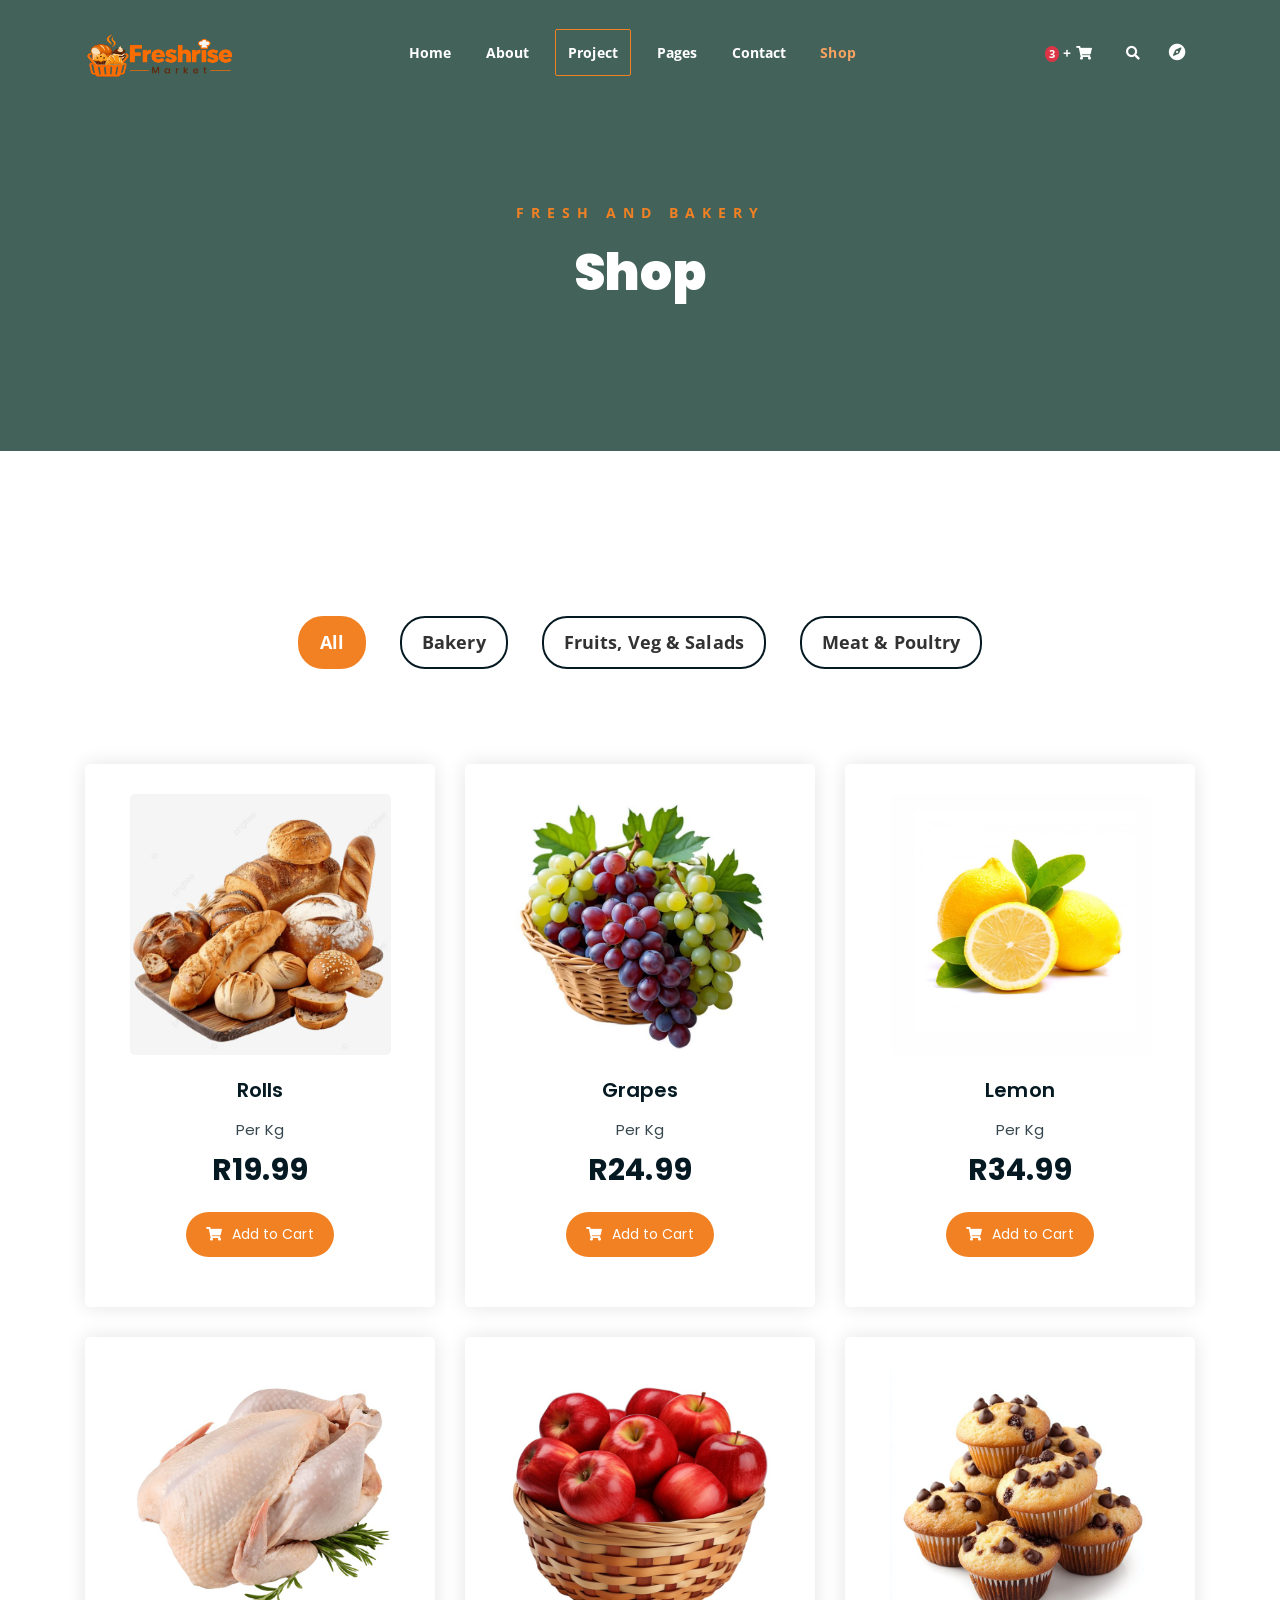
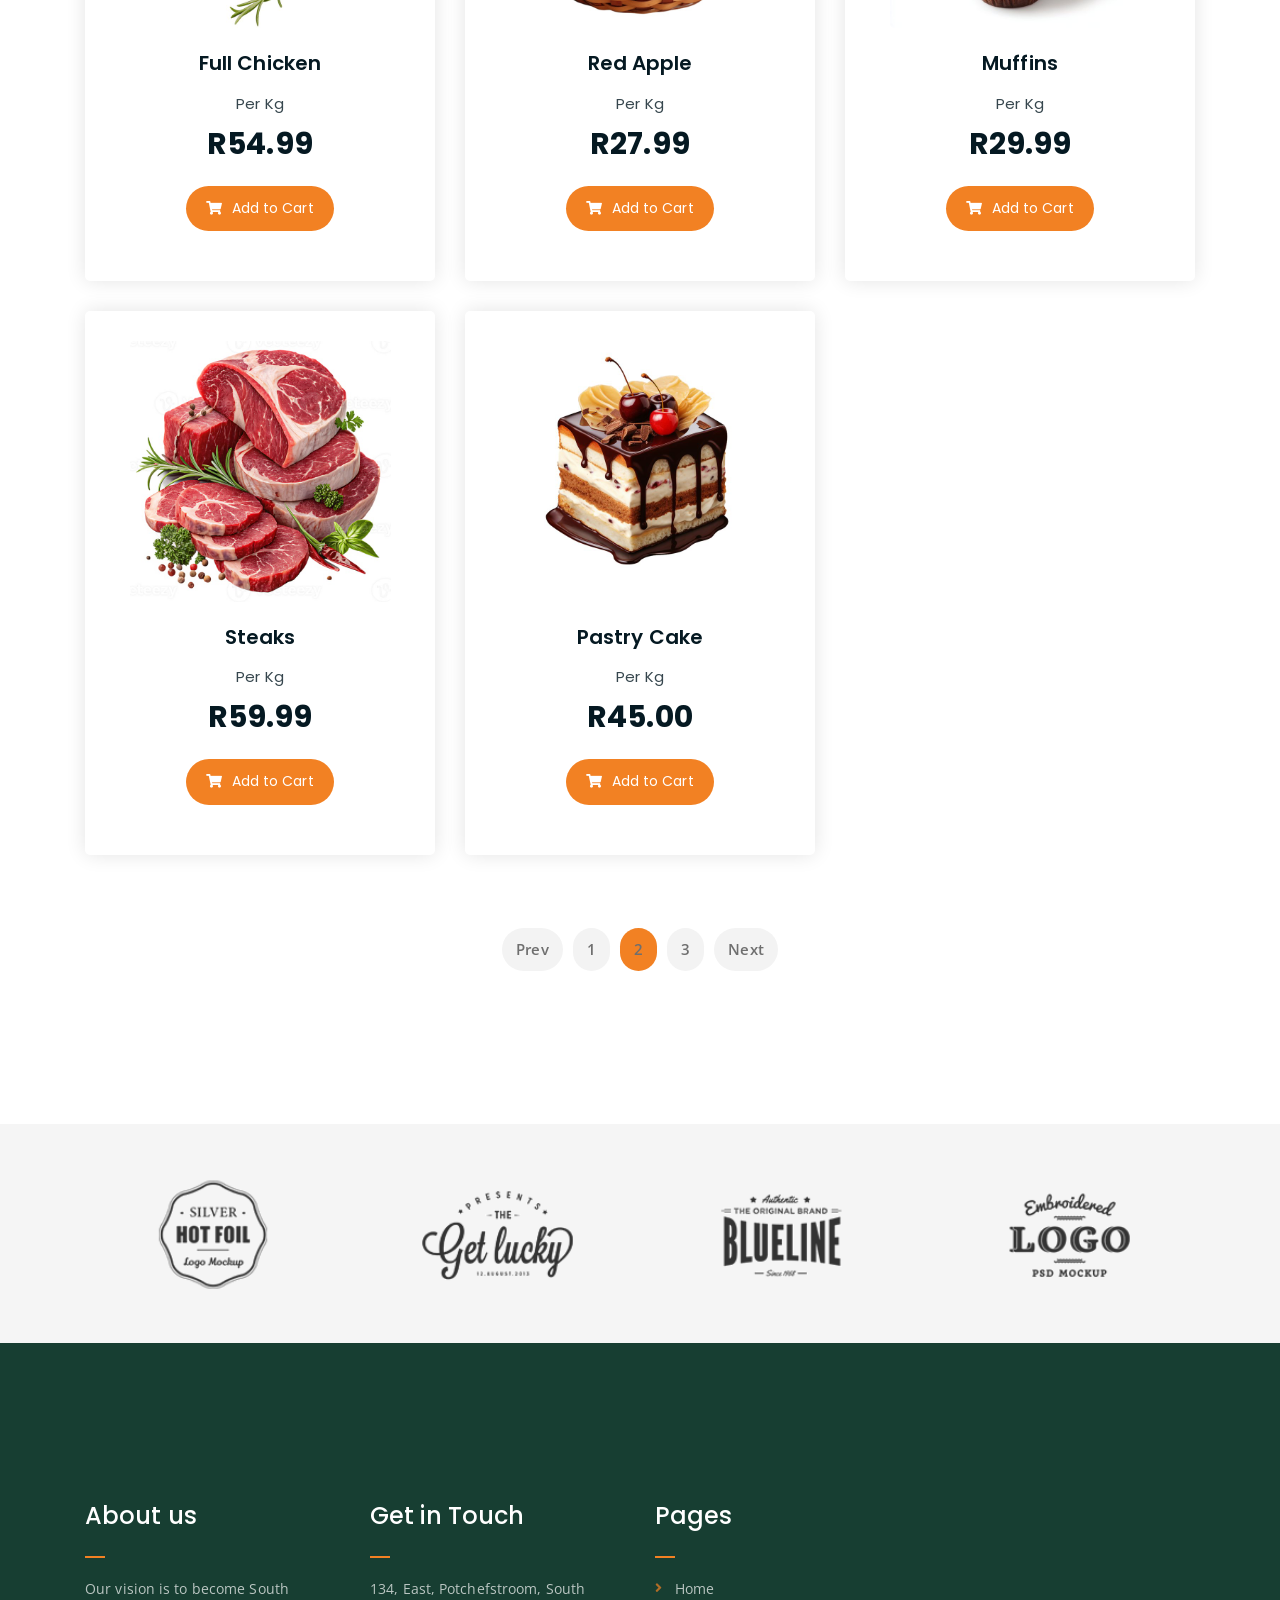
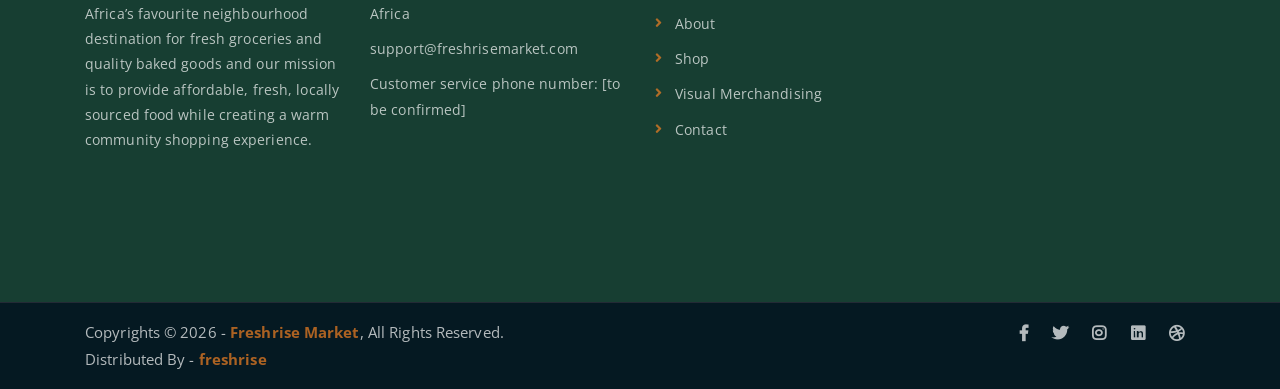
<file: shop.html>
<!DOCTYPE html>
<html lang="en">
<head>
	<meta charset="UTF-8">
	<meta http-equiv="X-UA-Compatible" content="IE=edge">
	<meta name="viewport" content="width=device-width, initial-scale=1">
	<meta name="description" content="FreshRise Market combines fresh groceries and bakery goods with a welcoming in-store and online shopping experience.">

	<!-- title -->
	<title>Freshrise & Bakery | Shop</title>

	<!-- favicon -->
	<link rel="shortcut icon" type="image/png" href="assets/img/logo.png">
	<!-- google font -->
	<link href="https://fonts.googleapis.com/css?family=Open+Sans:300,400,700" rel="stylesheet">
	<link href="https://fonts.googleapis.com/css?family=Poppins:400,700&display=swap" rel="stylesheet">
	<!-- fontawesome -->
	<link rel="stylesheet" href="assets/css/all.min.css">
	<!-- bootstrap -->
	<link rel="stylesheet" href="assets/bootstrap/css/bootstrap.min.css">
	<!-- owl carousel -->
	<link rel="stylesheet" href="assets/css/owl.carousel.css">
	<!-- magnific popup -->
	<link rel="stylesheet" href="assets/css/magnific-popup.css">
	<!-- animate css -->
	<link rel="stylesheet" href="assets/css/animate.css">
	<!-- mean menu css -->
	<link rel="stylesheet" href="assets/css/meanmenu.min.css">
	<!-- main style -->
	<link rel="stylesheet" href="assets/css/main.css">
	<!-- responsive -->
	<link rel="stylesheet" href="assets/css/responsive.css">

</head>
<body>
	
	<!--PreLoader-->
    <div class="loader">
        <div class="loader-inner">
            <div class="circle"></div>
        </div>
    </div>
    <!--PreLoader Ends-->
	
	
	<!-- header -->
	<div class="top-header-area" id="sticker">
		<div class="container">
			<div class="row">
				<div class="col-lg-12 col-sm-12 text-center">
					<div class="main-menu-wrap">
						<!-- logo -->
						<div class="site-logo">
							<a href="index.html">
								<img src="assets/img/Freshrise-logo.png" alt="FreshRise Market">
							</a>
						</div>
						<!-- logo -->

						<!-- menu start -->
						<nav class="main-menu">
							<ul>
								<li><a href="index.html">Home</a>
									<ul class="sub-menu">
										<li><a href="index.html">Static Home</a></li>
										
									</ul>
								</li>
								<li><a href="about.html">About</a></li>
								<li class="project-nav-link"><a href="index.html#signage">Project</a></li>
								<li><a href="#">Pages</a>
									<ul class="sub-menu">
										<li><a href="404.html">404 page</a></li>
										<li><a href="about.html">About</a></li>
										<li><a href="cart.html">Cart</a></li>
										<li><a href="checkout.html">Check Out</a></li>
										<li><a href="contact.html">Contact</a></li>
										<li><a href="shop.html">Shop</a></li>
										
										
										<li><a href="contact.html">Contact</a></li>
									
									</ul>
								</li>

								<li><a href="contact.html">Contact</a></li>
								<li class="current-list-item"><a href="single-product.html" aria-current="page">Shop</a>
								
									<ul class="sub-menu">									
									
										<li><a href="shop.html">Shop</a></li>
										<li><a href="single-product.html">Single Product</a></li>
										
									</ul>
								</li>
								<li>
									<div class="header-icons text-white">
										<a class="shopping-cart" href="cart.html">
											<span class="badge bg-danger badge-number rounded-circle" >3</span> +
											<span><i class="fas fa-shopping-cart"></i></span></a>
										<a class="mobile-hide search-bar-icon" href="#"><i class="fas fa-search"></i></a>
										<button class="sidebar-toggle global-sidebar-toggle" type="button" title="Explore project and store links" aria-label="Explore project and store links" aria-controls="site-sidebar" aria-expanded="false"><i class="fas fa-compass" aria-hidden="true"></i></button>
									</div>
								</li>
							</ul>
						</nav>
						<a class="mobile-show search-bar-icon" href="#"><i class="fas fa-search"></i></a>
						<button class="sidebar-toggle global-sidebar-toggle mobile-show mobile-sidebar-toggle" type="button" title="Explore project and store links" aria-label="Explore project and store links" aria-controls="site-sidebar" aria-expanded="false"><i class="fas fa-compass" aria-hidden="true"></i></button>
						<div class="mobile-menu"></div>
						<!-- menu end -->
					</div>
				</div>
			</div>
		</div>
	</div>
	<!-- end header -->
	<div class="sidebar-backdrop" data-sidebar-close="true" aria-hidden="true"></div>
	<aside class="site-sidebar" id="site-sidebar" role="dialog" aria-modal="true" aria-labelledby="site-sidebar-title" aria-hidden="true" tabindex="-1">
		<div class="site-sidebar-header"><h2 id="site-sidebar-title">Explore FreshRise</h2><button class="sidebar-close" type="button" aria-label="Close navigation menu"><i class="fas fa-times" aria-hidden="true"></i></button></div>
		<nav aria-label="FreshRise navigation"><ul class="site-sidebar-links">
			<li><a href="index.html#home"><i class="fas fa-home" aria-hidden="true"></i> Home</a></li><li><a href="index.html#displays"><i class="fas fa-th-large" aria-hidden="true"></i> In-store displays</a></li><li><a href="index.html#packaging"><i class="fas fa-box-open" aria-hidden="true"></i> Packaging</a></li><li><a href="index.html#signage"><i class="fas fa-sign" aria-hidden="true"></i> Signage &amp; branding</a></li><li><a href="index.html#atmospherics"><i class="fas fa-lightbulb" aria-hidden="true"></i> Atmospherics</a></li><li><a href="index.html#competitors"><i class="fas fa-balance-scale" aria-hidden="true"></i> Competitors</a></li><li><a href="shop.html"><i class="fas fa-shopping-basket" aria-hidden="true"></i> Shop</a></li><li><a href="cart.html"><i class="fas fa-shopping-cart" aria-hidden="true"></i> Cart</a></li><li><a href="checkout.html"><i class="fas fa-credit-card" aria-hidden="true"></i> Checkout</a></li><li><a href="about.html"><i class="fas fa-leaf" aria-hidden="true"></i> About</a></li><li><a href="contact.html"><i class="fas fa-envelope" aria-hidden="true"></i> Contact</a></li>
		</ul></nav>
	</aside>

	<!-- search area -->
	<div class="search-area">
		<div class="container">
			<div class="row">
				<div class="col-lg-12">
					<span class="close-btn"><i class="fas fa-window-close"></i></span>
					<div class="search-bar">
						<div class="search-bar-tablecell">
							<h3>Search For:</h3>
							<input type="text" placeholder="Keywords">
							<button type="submit">Search <i class="fas fa-search"></i></button>
						</div>
					</div>
				</div>
			</div>
		</div>
	</div>
	<!-- end search arewa -->
	
	<!-- breadcrumb-section -->
	<div class="breadcrumb-section breadcrumb-bg">
		<div class="container">
			<div class="row">
				<div class="col-lg-8 offset-lg-2 text-center">
					<div class="breadcrumb-text">
						<p>Fresh and Bakery</p>
						<h1>Shop</h1>
					</div>
				</div>
			</div>
		</div>
	</div>
	<!-- end breadcrumb section -->

	<!-- products -->
	<div class="product-section mt-150 mb-150">
		<div class="container">

			<div class="row">
                <div class="col-md-12">
                    <div class="product-filters">
                        <ul>
                            <li class="active" data-filter="*">All</li>
                            <li data-filter=".bakery">Bakery</li>
                            <li data-filter=".fruits">Fruits, Veg & Salads</li>
                            <li data-filter=".meat">Meat & Poultry</li>
                        </ul>
                    </div>
                </div>
            </div>

			<div class="row product-lists">
				<div class="col-lg-4 col-md-6 text-center bakery">
					<div class="single-product-item">
						<div class="product-image">
							<a href="single-product.html"><img src="assets/img/Rolls.jpg" alt=""></a>
						</div>
						<h3>Rolls</h3>
						<p class="product-price"><span>Per Kg</span> R19.99 </p>
						<a href="cart.html" class="cart-btn"><i class="fas fa-shopping-cart"></i> Add to Cart</a>
					</div>
				</div>
				<div class="col-lg-4 col-md-6 text-center fruits">
					<div class="single-product-item">
						<div class="product-image">
							<a href="single-product.html"><img src="assets/img/products/grapes.jpg" alt=""></a>
						</div>
						<h3>Grapes</h3>
						<p class="product-price"><span>Per Kg</span> R24.99 </p>
						<a href="cart.html" class="cart-btn"><i class="fas fa-shopping-cart"></i> Add to Cart</a>
					</div>
				</div>
				<div class="col-lg-4 col-md-6 text-center fruits">
					<div class="single-product-item">
						<div class="product-image">
							<a href="single-product.html"><img src="assets/img/products/product-img-3.jpg" alt=""></a>
						</div>
						<h3>Lemon</h3>
						<p class="product-price"><span>Per Kg</span> R34.99 </p>
						<a href="cart.html" class="cart-btn"><i class="fas fa-shopping-cart"></i> Add to Cart</a>
					</div>
				</div>
				<div class="col-lg-4 col-md-6 text-center meat">
					<div class="single-product-item">
						<div class="product-image">
							<a href="single-product.html"><img src="assets/img/products/chicken.jpg" alt=""></a>
						</div>
						<h3>Full Chicken</h3>
						<p class="product-price"><span>Per Kg</span> R54.99 </p>
						<a href="cart.html" class="cart-btn"><i class="fas fa-shopping-cart"></i> Add to Cart</a>
					</div>
				</div>
				<div class="col-lg-4 col-md-6 text-center fruits">
					<div class="single-product-item">
						<div class="product-image">
							<a href="single-product.html"><img src="assets/img/products/apples.jpg" alt=""></a>
						</div>
						<h3>Red Apple</h3>
						<p class="product-price"><span>Per Kg</span> R27.99 </p>
						<a href="cart.html" class="cart-btn"><i class="fas fa-shopping-cart"></i> Add to Cart</a>
					</div>
				</div>
				<div class="col-lg-4 col-md-6 text-center bakery">
					<div class="single-product-item">
						<div class="product-image">
							<a href="single-product.html"><img src="assets/img/products/Small Muffins.jpg" alt=""></a>
						</div>
						<h3>Muffins</h3>
						<p class="product-price"><span>Per Kg</span> R29.99 </p>
						<a href="cart.html" class="cart-btn"><i class="fas fa-shopping-cart"></i> Add to Cart</a>
					</div>
				</div>
				<div class="col-lg-4 col-md-6 text-center meat">
					<div class="single-product-item">
						<div class="product-image">
							<a href="single-product.html"><img src="assets/img/products/Steaks.jpg" alt=""></a>
						</div>
						<h3>Steaks</h3>
						<p class="product-price"><span>Per Kg</span> R59.99 </p>
						<a href="cart.html" class="cart-btn"><i class="fas fa-shopping-cart"></i> Add to Cart</a>
					</div>
				</div>
				<div class="col-lg-4 col-md-6 text-center bakery">
					<div class="single-product-item">
						<div class="product-image">
							<a href="single-product.html"><img src="assets/img/products/Pastry cake.jpg" alt=""></a>
						</div>
						<h3>Pastry Cake</h3>
						<p class="product-price"><span>Per Kg</span> R45.00 </p>
						<a href="cart.html" class="cart-btn"><i class="fas fa-shopping-cart"></i> Add to Cart</a>
					</div>
				</div>
			</div>

			<div class="row">
				<div class="col-lg-12 text-center">
					<div class="pagination-wrap">
						<ul>
							<li><a href="#">Prev</a></li>
							<li><a href="#">1</a></li>
							<li><a class="active" href="#">2</a></li>
							<li><a href="#">3</a></li>
							<li><a href="#">Next</a></li>
						</ul>
					</div>
				</div>
			</div>
		</div>
	</div>
	<!-- end products -->

	<!-- logo carousel -->
	<div class="logo-carousel-section">
		<div class="container">
			<div class="row">
				<div class="col-lg-12">
					<div class="logo-carousel-inner">
						<div class="single-logo-item">
							<img src="assets/img/company-logos/1.png" alt="">
						</div>
						<div class="single-logo-item">
							<img src="assets/img/company-logos/2.png" alt="">
						</div>
						<div class="single-logo-item">
							<img src="assets/img/company-logos/3.png" alt="">
						</div>
						<div class="single-logo-item">
							<img src="assets/img/company-logos/4.png" alt="">
						</div>
						<div class="single-logo-item">
							<img src="assets/img/company-logos/5.png" alt="">
						</div>
					</div>
				</div>
			</div>
		</div>
	</div>
	<!-- end logo carousel -->

<!-- footer -->
	<div class="footer-area">
		<div class="container">
			<div class="row">
				<div class="col-lg-3 col-md-6">
					<div class="footer-box about-widget">
						<h2 class="widget-title">About us</h2>
						<p>Our vision is to become South Africa’s favourite neighbourhood destination for fresh groceries and quality baked goods and our mission is to provide affordable, fresh, locally sourced food while creating a warm community shopping experience.</p>
					</div>
				</div>
				<div class="col-lg-3 col-md-6">
					<div class="footer-box get-in-touch">
						<h2 class="widget-title">Get in Touch</h2>
						<ul>
							<li>134, East, Potchefstroom, South Africa</li>
							<li>support@freshrisemarket.com</li>
							<li>Customer service phone number: [to be confirmed]</li>
						</ul>
					</div>
				</div>
				<div class="col-lg-3 col-md-6">
					<div class="footer-box pages">
						<h2 class="widget-title">Pages</h2>
						<ul>
							<li><a href="index.html">Home</a></li>
							<li><a href="about.html">About</a></li>
							<li><a href="shop.html">Shop</a></li>
							<li><a href="index.html#signage">Visual Merchandising</a></li>
							<li><a href="contact.html">Contact</a></li>
						</ul>
					</div>
				</div>

			</div>
		</div>
	</div>
	<!-- end footer -->
	
	<!-- copyright -->
	<div class="copyright">
		<div class="container">
			<div class="row">
				<div class="col-lg-6 col-md-12">
					<p>Copyrights &copy; 2026 - <a href="https://imransdesign.com/">Freshrise Market</a>,  All Rights Reserved.<br>
						Distributed By - <a href="https://igrage.web.app/portfolio.html">freshrise</a>
					</p>
				</div>
				<div class="col-lg-6 text-right col-md-12">
					<div class="social-icons">
						<ul>
							<li><a href="#" target="_blank"><i class="fab fa-facebook-f"></i></a></li>
							<li><a href="#" target="_blank"><i class="fab fa-twitter"></i></a></li>
							<li><a href="#" target="_blank"><i class="fab fa-instagram"></i></a></li>
							<li><a href="#" target="_blank"><i class="fab fa-linkedin"></i></a></li>
							<li><a href="#" target="_blank"><i class="fab fa-dribbble"></i></a></li>
						</ul>
					</div>
				</div>
			</div>
		</div>
	</div>
	<!-- end copyright -->
	
	<!-- jquery -->
	<script src="assets/js/jquery-1.11.3.min.js"></script>
	<!-- bootstrap -->
	<script src="assets/bootstrap/js/bootstrap.min.js"></script>
	<!-- count down -->
	<script src="assets/js/jquery.countdown.js"></script>
	<!-- isotope -->
	<script src="assets/js/jquery.isotope-3.0.6.min.js"></script>
	<!-- waypoints -->
	<script src="assets/js/waypoints.js"></script>
	<!-- owl carousel -->
	<script src="assets/js/owl.carousel.min.js"></script>
	<!-- magnific popup -->
	<script src="assets/js/jquery.magnific-popup.min.js"></script>
	<!-- mean menu -->
	<script src="assets/js/jquery.meanmenu.min.js"></script>
	<!-- sticker js -->
	<script src="assets/js/sticker.js"></script>
	<!-- main js -->
	<script src="assets/js/main.js"></script>

</body>
</html>
</file>
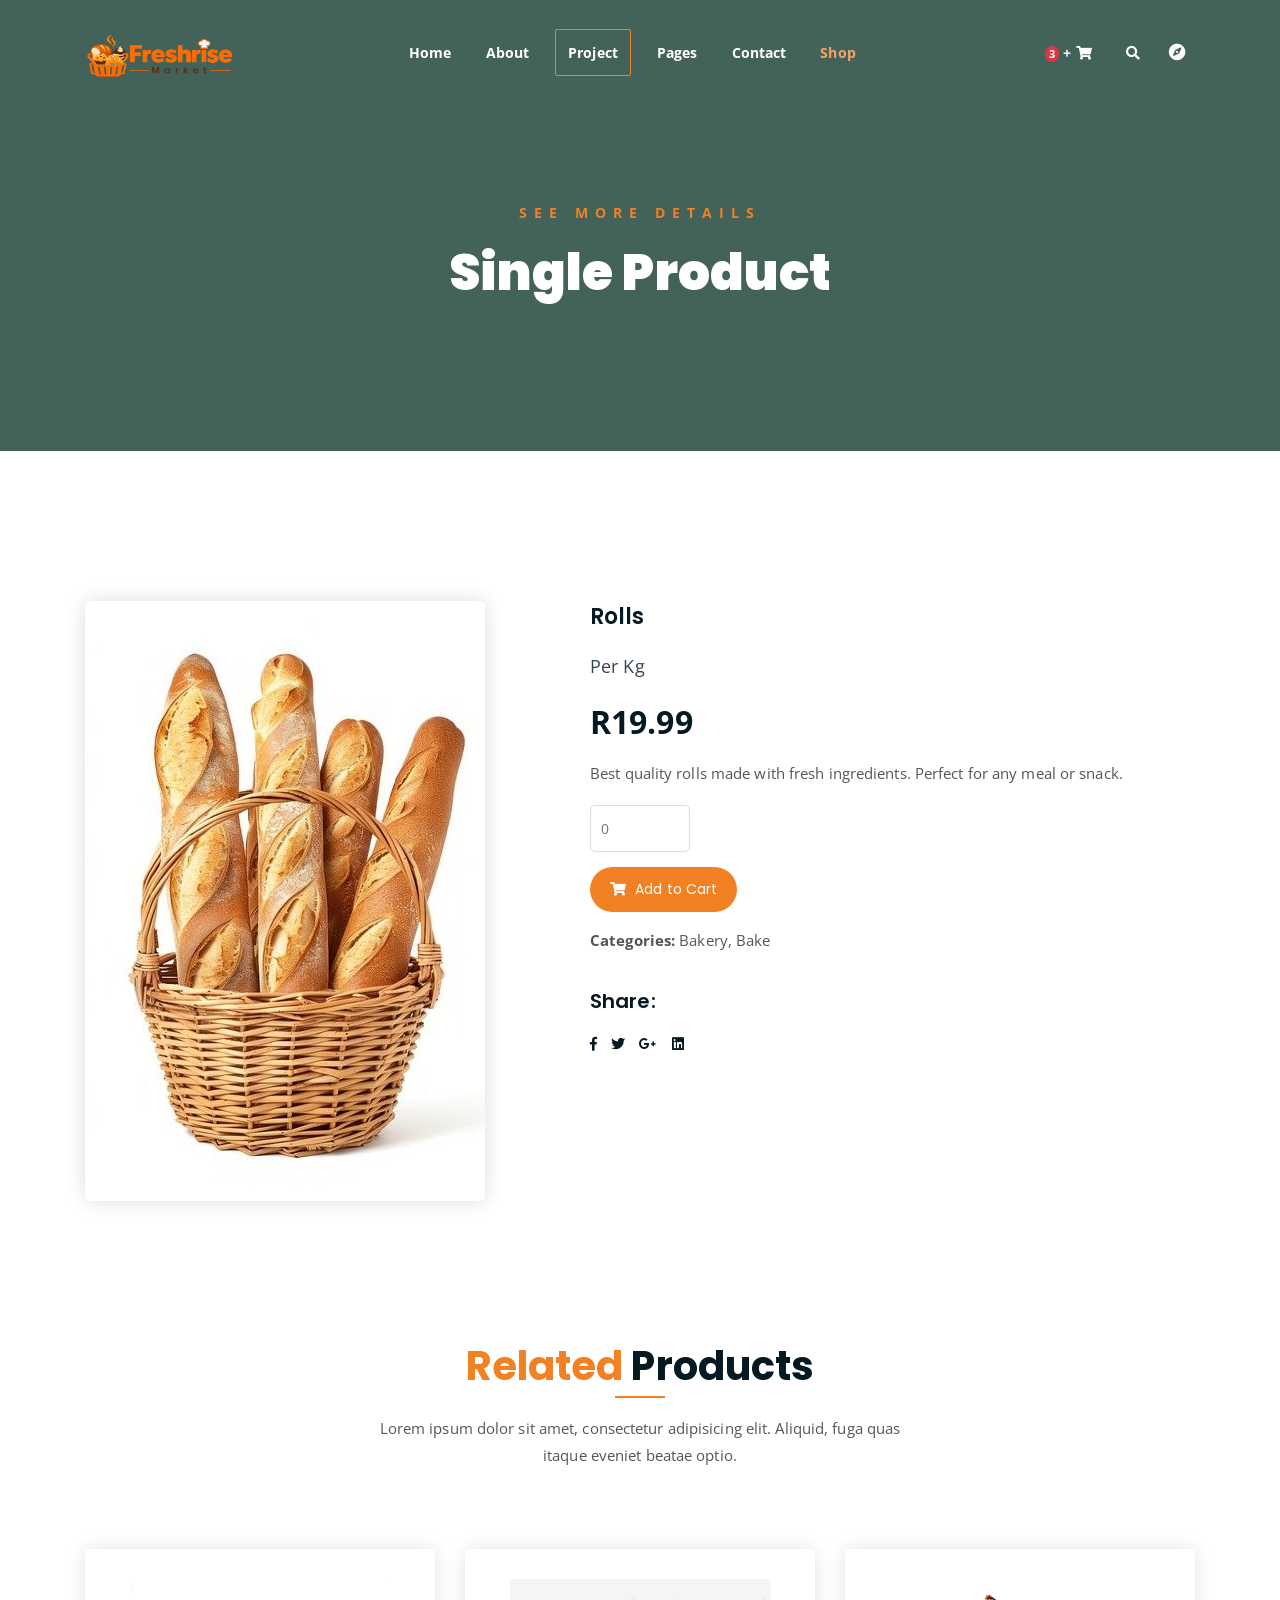
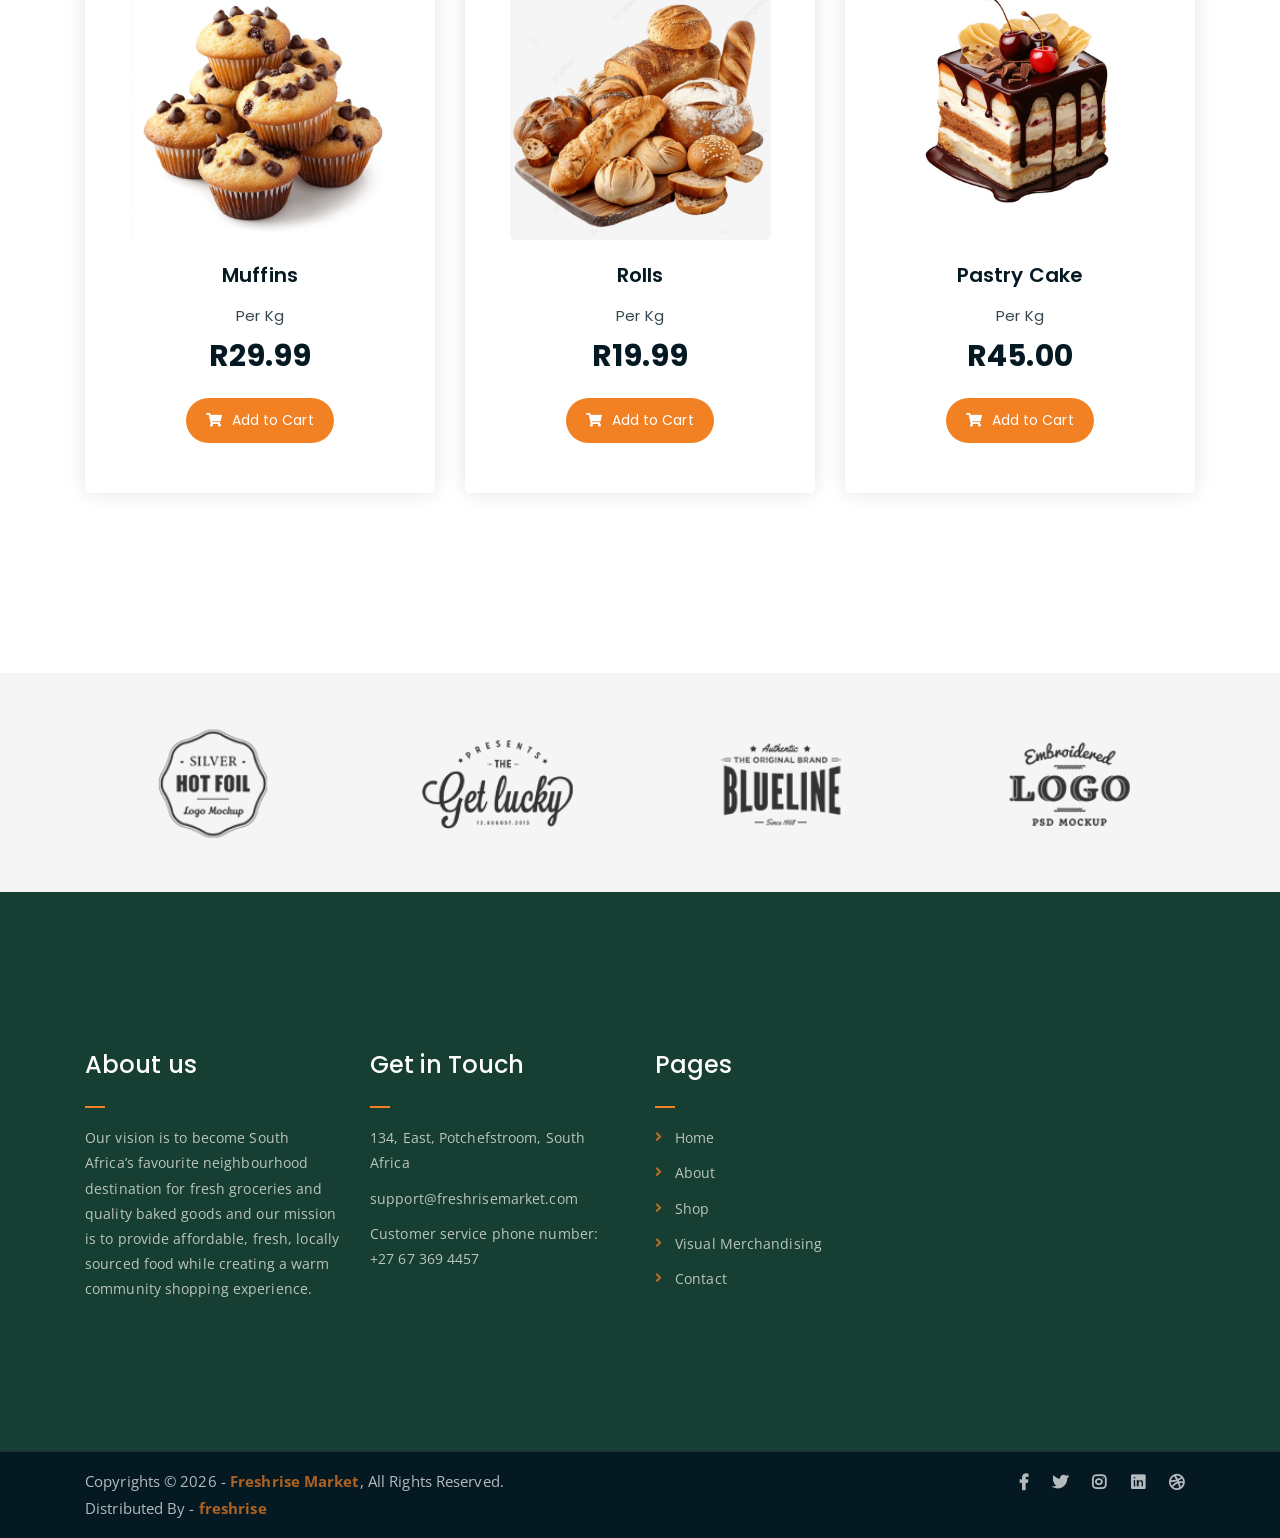
<file: single-product.html>
<!DOCTYPE html>
<html lang="en">
<head>
	<meta charset="UTF-8">
	<meta http-equiv="X-UA-Compatible" content="IE=edge">
	<meta name="viewport" content="width=device-width, initial-scale=1">
	<meta name="description" content="FreshRise Market combines fresh groceries and bakery goods with a welcoming in-store and online shopping experience.">

	<!-- title -->
	<title>Freshrise & Bakery | Single Product</title>

	<!-- favicon -->
	<link rel="shortcut icon" type="image/png" href="assets/img/logo.png">
	<!-- google font -->
	<link href="https://fonts.googleapis.com/css?family=Open+Sans:300,400,700" rel="stylesheet">
	<link href="https://fonts.googleapis.com/css?family=Poppins:400,700&display=swap" rel="stylesheet">
	<!-- fontawesome -->
	<link rel="stylesheet" href="assets/css/all.min.css">
	<!-- bootstrap -->
	<link rel="stylesheet" href="assets/bootstrap/css/bootstrap.min.css">
	<!-- owl carousel -->
	<link rel="stylesheet" href="assets/css/owl.carousel.css">
	<!-- magnific popup -->
	<link rel="stylesheet" href="assets/css/magnific-popup.css">
	<!-- animate css -->
	<link rel="stylesheet" href="assets/css/animate.css">
	<!-- mean menu css -->
	<link rel="stylesheet" href="assets/css/meanmenu.min.css">
	<!-- main style -->
	<link rel="stylesheet" href="assets/css/main.css">
	<!-- responsive -->
	<link rel="stylesheet" href="assets/css/responsive.css">

</head>
<body>
	
	<!--PreLoader-->
    <div class="loader">
        <div class="loader-inner">
            <div class="circle"></div>
        </div>
    </div>
    <!--PreLoader Ends-->
	
	
	<!-- header -->
	<div class="top-header-area" id="sticker">
		<div class="container">
			<div class="row">
				<div class="col-lg-12 col-sm-12 text-center">
					<div class="main-menu-wrap">
						<!-- logo -->
						<div class="site-logo">
							<a href="index.html">
								<img src="assets/img/Freshrise-logo.png" alt="FreshRise Market">
							</a>
						</div>
						<!-- logo -->

						<!-- menu start -->
						<nav class="main-menu">
							<ul>
								<li><a href="index.html">Home</a>
									<ul class="sub-menu">
										<li><a href="index.html">Static Home</a></li>
										
									</ul>
								</li>
								<li><a href="about.html">About</a></li>
								<li class="project-nav-link"><a href="index.html#signage">Project</a></li>
								<li><a href="#">Pages</a>
									<ul class="sub-menu">
										<li><a href="404.html">404 page</a></li>
										<li><a href="about.html">About</a></li>
										<li><a href="cart.html">Cart</a></li>
										<li><a href="checkout.html">Check Out</a></li>
										<li><a href="contact.html">Contact</a></li>
										<li><a href="shop.html">Shop</a></li>
										
										
										<li><a href="contact.html">Contact</a></li>
									
									</ul>
								</li>

								<li><a href="contact.html">Contact</a></li>
								<li class="current-list-item"><a href="single-product.html" aria-current="page">Shop</a>
								
									<ul class="sub-menu">									
									
										<li><a href="shop.html">Shop</a></li>
										<li><a href="single-product.html">Single Product</a></li>
										
									</ul>
								</li>
								<li>
									<div class="header-icons text-white">
										<a class="shopping-cart" href="cart.html">
											<span class="badge bg-danger badge-number rounded-circle" >3</span> +
											<span><i class="fas fa-shopping-cart"></i></span></a>
										<a class="mobile-hide search-bar-icon" href="#"><i class="fas fa-search"></i></a>
										<button class="sidebar-toggle global-sidebar-toggle" type="button" title="Explore project and store links" aria-label="Explore project and store links" aria-controls="site-sidebar" aria-expanded="false"><i class="fas fa-compass" aria-hidden="true"></i></button>
									</div>
								</li>
							</ul>
						</nav>
						<a class="mobile-show search-bar-icon" href="#"><i class="fas fa-search"></i></a>
						<button class="sidebar-toggle global-sidebar-toggle mobile-show mobile-sidebar-toggle" type="button" title="Explore project and store links" aria-label="Explore project and store links" aria-controls="site-sidebar" aria-expanded="false"><i class="fas fa-compass" aria-hidden="true"></i></button>
						<div class="mobile-menu"></div>
						<!-- menu end -->
					</div>
				</div>
			</div>
		</div>
	</div>
	<!-- end header -->
	<div class="sidebar-backdrop" data-sidebar-close="true" aria-hidden="true"></div>
	<aside class="site-sidebar" id="site-sidebar" role="dialog" aria-modal="true" aria-labelledby="site-sidebar-title" aria-hidden="true" tabindex="-1">
		<div class="site-sidebar-header"><h2 id="site-sidebar-title">Explore FreshRise</h2><button class="sidebar-close" type="button" aria-label="Close navigation menu"><i class="fas fa-times" aria-hidden="true"></i></button></div>
		<nav aria-label="FreshRise navigation"><ul class="site-sidebar-links">
			<li><a href="index.html#home"><i class="fas fa-home" aria-hidden="true"></i> Home</a></li><li><a href="index.html#displays"><i class="fas fa-th-large" aria-hidden="true"></i> In-store displays</a></li><li><a href="index.html#packaging"><i class="fas fa-box-open" aria-hidden="true"></i> Packaging</a></li><li><a href="index.html#signage"><i class="fas fa-sign" aria-hidden="true"></i> Signage &amp; branding</a></li><li><a href="index.html#atmospherics"><i class="fas fa-lightbulb" aria-hidden="true"></i> Atmospherics</a></li><li><a href="index.html#competitors"><i class="fas fa-balance-scale" aria-hidden="true"></i> Competitors</a></li><li><a href="shop.html"><i class="fas fa-shopping-basket" aria-hidden="true"></i> Shop</a></li><li><a href="cart.html"><i class="fas fa-shopping-cart" aria-hidden="true"></i> Cart</a></li><li><a href="checkout.html"><i class="fas fa-credit-card" aria-hidden="true"></i> Checkout</a></li><li><a href="about.html"><i class="fas fa-leaf" aria-hidden="true"></i> About</a></li><li><a href="contact.html"><i class="fas fa-envelope" aria-hidden="true"></i> Contact</a></li>
		</ul></nav>
	</aside>

	<!-- search area -->
	<div class="search-area">
		<div class="container">
			<div class="row">
				<div class="col-lg-12">
					<span class="close-btn"><i class="fas fa-window-close"></i></span>
					<div class="search-bar">
						<div class="search-bar-tablecell">
							<h3>Search For:</h3>
							<input type="text" placeholder="Keywords">
							<button type="submit">Search <i class="fas fa-search"></i></button>
						</div>
					</div>
				</div>
			</div>
		</div>
	</div>
	<!-- end search arewa -->
	
	<!-- breadcrumb-section -->
	<div class="breadcrumb-section breadcrumb-bg">
		<div class="container">
			<div class="row">
				<div class="col-lg-8 offset-lg-2 text-center">
					<div class="breadcrumb-text">
						<p>See more Details</p>
						<h1>Single Product</h1>
					</div>
				</div>
			</div>
		</div>
	</div>
	<!-- end breadcrumb section -->

	<!-- single product -->
	<div class="single-product mt-150 mb-150">
		<div class="container">
			<div class="row">
				<div class="col-md-5">
					<div class="single-product-img">
						<img src="assets/img/bucket rolls.jpg" alt="">
					</div>
				</div>
				<div class="col-md-7">
					<div class="single-product-content">
						<h3>Rolls</h3>
						<p class="single-product-pricing"><span>Per Kg</span> R19.99</p>
						<p>
							Best quality rolls made with fresh ingredients. Perfect for any meal or snack.
						</p>
						<div class="single-product-form">
							<form action="index.html">
								<input type="number" placeholder="0">
							</form>
							<a href="cart.html" class="cart-btn"><i class="fas fa-shopping-cart"></i> Add to Cart</a>
							<p><strong>Categories: </strong>Bakery, Bake</p>
						</div>
						<h4>Share:</h4>
						<ul class="product-share">
							<li><a href=""><i class="fab fa-facebook-f"></i></a></li>
							<li><a href=""><i class="fab fa-twitter"></i></a></li>
							<li><a href=""><i class="fab fa-google-plus-g"></i></a></li>
							<li><a href=""><i class="fab fa-linkedin"></i></a></li>
						</ul>
					</div>
				</div>
			</div>
		</div>
	</div>
	<!-- end single product -->

	<!-- more products -->
	<div class="more-products mb-150">
		<div class="container">
			<div class="row">
				<div class="col-lg-8 offset-lg-2 text-center">
					<div class="section-title">	
						<h3><span class="orange-text">Related</span> Products</h3>
						<p>Lorem ipsum dolor sit amet, consectetur adipisicing elit. Aliquid, fuga quas itaque eveniet beatae optio.</p>
					</div>
				</div>
			</div>
						<div class="row">
				<div class="col-lg-4 col-md-6 text-center">
					<div class="single-product-item">
						<div class="product-image">
							<a href="single-product.html"><img src="assets/img/products/Small Muffins.jpg" alt=""></a>
						</div>
						<h3>Muffins</h3>
						<p class="product-price"><span>Per Kg</span> R29.99 </p>
						<a href="cart.html" class="cart-btn"><i class="fas fa-shopping-cart"></i> Add to Cart</a>
					</div>
				</div>
				<div class="col-lg-4 col-md-6 text-center">
					<div class="single-product-item">
						<div class="product-image">
							<a href="single-product.html"><img src="assets/img/Rolls.jpg" alt=""></a>
						</div>
						<h3>Rolls</h3>
						<p class="product-price"><span>Per Kg</span> R19.99 </p>
						<a href="cart.html" class="cart-btn"><i class="fas fa-shopping-cart"></i> Add to Cart</a>
					</div>
				</div>
				<div class="col-lg-4 col-md-6 offset-md-3 offset-lg-0 text-center">
					<div class="single-product-item">
						<div class="product-image">
							<a href="single-product.html"><img src="assets/img/products/Pastry cake.jpg" alt=""></a>
						</div>
						<h3>Pastry Cake</h3>
						<p class="product-price"><span>Per Kg</span> R45.00 </p>
						<a href="cart.html" class="cart-btn"><i class="fas fa-shopping-cart"></i> Add to Cart</a>
					</div>
				</div>
			</div>
		</div>
	</div>
	<!-- end more products -->

	<!-- logo carousel -->
	<div class="logo-carousel-section">
		<div class="container">
			<div class="row">
				<div class="col-lg-12">
					<div class="logo-carousel-inner">
						<div class="single-logo-item">
							<img src="assets/img/company-logos/1.png" alt="">
						</div>
						<div class="single-logo-item">
							<img src="assets/img/company-logos/2.png" alt="">
						</div>
						<div class="single-logo-item">
							<img src="assets/img/company-logos/3.png" alt="">
						</div>
						<div class="single-logo-item">
							<img src="assets/img/company-logos/4.png" alt="">
						</div>
						<div class="single-logo-item">
							<img src="assets/img/company-logos/5.png" alt="">
						</div>
					</div>
				</div>
			</div>
		</div>
	</div>
	<!-- end logo carousel -->

			
	<!-- footer -->
	<div class="footer-area">
		<div class="container">
			<div class="row">
				<div class="col-lg-3 col-md-6">
					<div class="footer-box about-widget">
						<h2 class="widget-title">About us</h2>
						<p>Our vision is to become South Africa’s favourite neighbourhood destination for fresh groceries and quality baked goods and our mission is to provide affordable, fresh, locally sourced food while creating a warm community shopping experience.</p>
					</div>
				</div>
				<div class="col-lg-3 col-md-6">
					<div class="footer-box get-in-touch">
						<h2 class="widget-title">Get in Touch</h2>
						<ul>
							<li>134, East, Potchefstroom, South Africa</li>
							<li>support@freshrisemarket.com</li>
							<li>Customer service phone number: +27 67 369 4457</li>
						</ul>
					</div>
				</div>
				<div class="col-lg-3 col-md-6">
					<div class="footer-box pages">
						<h2 class="widget-title">Pages</h2>
						<ul>
							<li><a href="index.html">Home</a></li>
							<li><a href="about.html">About</a></li>
							<li><a href="shop.html">Shop</a></li>
							<li><a href="index.html#signage">Visual Merchandising</a></li>
							<li><a href="contact.html">Contact</a></li>
						</ul>
					</div>
				</div>

			</div>
		</div>
	</div>
	<!-- end footer -->
	
	<!-- copyright -->
	<div class="copyright">
		<div class="container">
			<div class="row">
				<div class="col-lg-6 col-md-12">
					<p>Copyrights &copy; 2026 - <a href="https://imransdesign.com/">Freshrise Market</a>,  All Rights Reserved.<br>
						Distributed By - <a href="https://igrage.web.app/portfolio.html">freshrise</a>
					</p>
				</div>
				<div class="col-lg-6 text-right col-md-12">
					<div class="social-icons">
						<ul>
							<li><a href="#" target="_blank"><i class="fab fa-facebook-f"></i></a></li>
							<li><a href="#" target="_blank"><i class="fab fa-twitter"></i></a></li>
							<li><a href="#" target="_blank"><i class="fab fa-instagram"></i></a></li>
							<li><a href="#" target="_blank"><i class="fab fa-linkedin"></i></a></li>
							<li><a href="#" target="_blank"><i class="fab fa-dribbble"></i></a></li>
						</ul>
					</div>
				</div>
			</div>
		</div>
	</div>
	<!-- end copyright -->
	
	<!-- jquery -->
	<script src="assets/js/jquery-1.11.3.min.js"></script>
	<!-- bootstrap -->
	<script src="assets/bootstrap/js/bootstrap.min.js"></script>
	<!-- count down -->
	<script src="assets/js/jquery.countdown.js"></script>
	<!-- isotope -->
	<script src="assets/js/jquery.isotope-3.0.6.min.js"></script>
	<!-- waypoints -->
	<script src="assets/js/waypoints.js"></script>
	<!-- owl carousel -->
	<script src="assets/js/owl.carousel.min.js"></script>
	<!-- magnific popup -->
	<script src="assets/js/jquery.magnific-popup.min.js"></script>
	<!-- mean menu -->
	<script src="assets/js/jquery.meanmenu.min.js"></script>
	<!-- sticker js -->
	<script src="assets/js/sticker.js"></script>
	<!-- main js -->
	<script src="assets/js/main.js"></script>

</body>
</html>
</file>
<file: assets/css/responsive.css>
/* Medium Layout: 1280px. */
@media only screen and (min-width: 992px) {
}

@media only screen and (min-width: 992px) and (max-width: 1200px) { 
	.hero-text h1 {
	    font-size: 45px;
	}

	a.video-play-btn {
		right: 51%;
	}
	.hero-area div.hero-form {
		bottom: -20%;
	}

	.cart-buttons a:first-child {
	    margin-right: 0;
	    margin-bottom: 15px;
	}
	.contact-form form p input[type=email] {
	    margin-left: 8px;
	}
	.contact-form-box h4 i {
	    left: -20%;
	}
	.comment-template form p input[type=email] {
	    margin-left: 8px;
	}
	ul.main-menu li a {
	    padding: 15px 13px;
	}
	span.close-btn {
	    right: 0;
	}
	ul.sub-menu li a {
	    padding: 7px 10px;
	}

}
/* Tablet Layout: 768px. */
@media only screen and (min-width: 768px) and (max-width: 991px) { 
	.hero-text h1 {
	    font-size: 40px;
	}
	.footer-box {
	    margin-bottom: 40px;
	}
	.copyright p {
	    text-align: center;
	}
	.copyright .social-icons {
	    text-align: center;
	}
	.feature-bg:after {
		display: none;
	}
	.single-team-item {
	    margin-bottom: 30px;
	}
	table.cart-table {
	    margin-bottom: 50px;
	}
	.order-details-wrap {
	    margin-top: 50px;
	}
	.contact-form form p input[type=text], 
	.contact-form form p input[type=tel], 
	.contact-form form p input[type=email] {
	    width: 100%;
	}

	.contact-form form p input[type=email] {
	    margin-left: 0;
	    margin-top: 15px;
	}
	.contact-form form p input[type=tel] {
		margin-bottom: 15px;
	}

	.hero-area div.hero-form {
		width: 325px;
		top: 30%;
	}

	.comment-template form p input[type=text], 
	.comment-template form p input[type=email] {
	    width: 100%;
	}

	.comment-template form p input[type=email] {
	    margin-top: 15px;
	    margin-left: 0;
	}
	.sidebar-section {
	    margin-left: 0;
	    margin-top: 50px;
	}
	.single-product-img {
	    margin-bottom: 30px;
	}
	.single-product-img img {
	    width: 100%;
	}
	.single-project-img img {
	    width: 100%;
	}
	.site-logo a img {
	    max-width: 150px;
	}
	.site-logo {
	    text-align: center;
	    position: absolute;
	    z-index: 999;
	}
	.mean-container .mean-bar {
		z-index: 2;
	}
	.responsive-menu-wrap {
	    display: block;
	}
	.header-icons {
	    text-align: center;
	}
	.top-header-area {
	    padding: 15px 0;
	}

	.responsive-menu-wrap {
	    position: absolute;
	    top: 0;
	}

	.featured-section {
	    padding: 0;
	}

	.responsive-menu-wrap {
	    left: 50%;
	    margin-top: 10px;
	    margin-left: -57.5px;
	}
	.hero-text-tablecell {
	    padding: 0px 70px;
	}
	.hero-form .hero-text h1 {
	    font-size: 30px;
	}

	.hero-form .hero-text p.subtitle {
	    font-size: 13px;
	}

	.hero-form .hero-btns a.bordered-btn {
	    margin-left: 0;
	    margin-top: 20px;
	}

	.sticky-wrapper.is-sticky .top-header-area {
	    position: absolute!important;
	    background-color: transparent;
	}
	.featured-box {
	    padding: 30px;
	}

	.featured-section {
	    padding: 100px 0;
	}
	nav.main-menu {
	    display: none;
	}
	table.order-details {
	    width: 100%;
	}
	.contact-form-box h4 i {
	    left: -7%;
	}
	.single-product-content h3 {
	    font-size: 20px;
	    font-weight: 500;
	    line-height: 1.6;
	}

	.single-product-content {
	    margin-left: 15px;
	}
	a.mobile-hide.search-bar-icon {
	    display: none!important;
	}
	.mobile-show {
		display: block!important;
	}
	a.mobile-show.search-bar-icon {
	    position: absolute;
	    right: 60px;
	    top: 22px;
	    z-index: 999;
	    color: #fff;
	}

}

/* Mobile Layout: 320px. */
@media only screen and (max-width: 767px) {

	.site-logo img {
	    max-width: 150px;
	}

	.responsive-menu-wrap {
	    top: -35px;
	}

	span.close-btn {
		right: 35px;
	}
	.header-icons {
	    text-align: center;
	}
	.hero-text h1 {
	    font-size: 28px;
	}

	.hero-text p.subtitle {
	    font-size: 13px;
	}
	.section-title p {
	    max-width: 400px;
	}

	.section-title h3 {
	    font-size: 25px;
	}

	p.testimonial-body {
	    font-size: 15px;
	}
	.responsive-menu {
	    left: auto;
	    right: 0;
	}

	.featured-section {
	    padding: 0;
	}

	a.video-play-btn {
	    right: auto;
	    left: 50%;
	    margin-left: -45px;
	}

	.shop-banner h3 {
		font-size: 34px;
	}

	.footer-box {
	    margin-bottom: 50px;
	}

	.copyright p {
	    text-align: center;
	}

	.social-icons {
	    text-align: center;
	}

	.footer-area {
		padding: 80px 0;
	}

	.hero-text {
	    text-align: center;
	}

	.responsive-menu-wrap {
	    position: relative;
	}

	.breadcrumb-text h1 {
	    font-size: 30px;
	}

	.feature-bg:after {
	    display: none;
	}
	
	.text-block {
	    margin-bottom: 50px;
	}

	.single-team-item {
	    margin-bottom: 50px;
	}

	.team-bg {
	    height: 450px;
	}

	.total-section {
	    margin-top: 30px;
	}

	.order-details-wrap {
	    margin-top: 50px;
	}

	.contact-form form p input[type=text], 
	.contact-form form p input[type=tel], 
	.contact-form form p input[type=email] {
	    width: 100%;
	}
	.contact-form form p input[type=tel] {
		margin-bottom: 15px;
	}

	.contact-form form p input[type=email] {
	    margin-left: 0;
	    margin-top: 15px;
	}

	.find-location p {
	    font-size: 20px;
	}

	.comment-template form p input[type=email] {
	    margin-left: 0;
	    margin-top: 15px;
	}

	.comment-template form p input[type=text], 
	.comment-template form p input[type=email] {
	    width: 100%;
	}

	.sidebar-section {
	    margin-left: 0;
	    margin-top: 50px;
	}

	.single-product-content {
	    margin-left: 0;
	    margin-top: 15px;
	}

	.single-product-content h3 {
	    font-size: 20px;
	    line-height: 1.5;
	}

	.product-image {
	    padding: 60px;
	    padding-bottom: 0;
	}

	.header-icons {
	    text-align: right;
	    margin-top: 15px;
	}

	.feature-bg {
	    margin: 100px 0;
	}

	.margin-top-150p {
	    margin-top: 650px;
	}

	.display-hidden {
	    display: none;
	}

	.hero-area div.hero-form {
		right: 0;
	}

	.hero-btns a.boxed-btn {
	    display: block;
	    margin: 0 auto;
	}

	.hero-btns {
	    text-align: center;
	}

	.hero-btns a.bordered-btn {
	    margin-left: 0;
	    margin-top: 15px;
	    display: block;
	}
	.hero-area div.hero-form {
		width: auto;
	}
	.section-title p {
		max-width: 285px;
	}

	p.testimonial-body {
		max-width: 285px;
	}
	.hero-area div.hero-form {
		top: 0;
	}
	.single-media-wrap h4 {
	    font-size: 15px;
	}

	.sticky-wrapper.is-sticky .top-header-area {
	    position: absolute!important;
	    background-color: transparent;
	    padding: 25px 0;
	}
	.featured-box {
	    padding: 0 45px;
	    margin-bottom: 10px;
	}

	.featured-section {
	    padding: 100px 0;
	}
	.search-bar-tablecell input {
	    font-size: 20px;
	}
	.header-icons {
		margin-top: 0;
	}
	.site-logo {
    position: absolute;
	    z-index: 99;
	}

	.mean-container .mean-bar {
	    z-index: 2;
	}
	.section-title {
	    margin-bottom: 50px;
	}
	.service-text h3 {
	    font-size: 18px;
	}
	.featured-box h2 {
	    font-size: 23px;
	}

	.featured-box h3 {
	    font-size: 18px;
	}

	.cta-text h3 {
	    line-height: 1.6;
	}

	.news-text-box h3 {
	    font-size: 20px;
	    line-height: 1.5;
	}

	.copyright p {
	    padding-bottom: 0;
	}
	.single-service-box {
	    padding: 30px;
	}

	.service-icon-table {
	    height: 80px;
	}

	.service-icon-tablecell i {
	    font-size: 30px;
	}

	.main-menu {
	    display: none;
	}
	.error-text h1 {
	    font-size: 25px;
	}
	h2.widget-title {
	    font-size: 20px;
	}
	.cart-table-wrap {
	    width: 100%;
	    overflow-x: scroll;
	}
	table.cart-table {
		width: 690px;
	}
	.cart-buttons a:first-child {
	    margin-bottom: 15px;
	}
	.form-title h2 {
	    font-size: 20px;
	}

	.contact-form-box h4 i {
	    left: -20%;
	}
	.featured-text p {
	    line-height: 1.8;
	}
	.single-artcile-bg {
	    height: 300px;
	}

	.single-article-text h2 {
	    font-size: 20px;
	}

	.comments-list-wrap h3, .comment-template h4 {
	    font-size: 20px;
	}

	.comment-user-avater img {
	    max-width: 45px;
	}

	.comment-text-body {
	    padding-left: 60px;
	}

	.comment-text-body h4 a {
	    display: block;
	    border: none;
	    margin-left: 0;
	    margin-top: 10px;
	}

	.comment-text-body h4 {
	    font-size: 18px;
	}

	.comment-text-body p {
	    line-height: 1.8;
	}

	.single-comment-body.child {
	    margin-left: 0;
	}
	.single-product-content h3 {
	    font-size: 20px;
	    line-height: 1.5;
	}
	a.mobile-hide.search-bar-icon {
	    display: none!important;
	}
	.mobile-show {
		display: block!important;
	}
	a.mobile-show.search-bar-icon {
	    position: absolute;
	    right: 60px;
	    top: 22px;
	    z-index: 999;
	    color: #fff;
	}
}
/* Wide Mobile Layout: 480px. */
@media only screen and (min-width: 480px) and (max-width: 767px) { 
	.hero-area div.hero-form {
	    margin: 0 auto;
	    right: auto;
	    width: 380px;
	    left: 50%;
	    margin-left: -190px;
	}

	.hero-btns {
	    text-align: center;
	}

	.hero-btns a.bordered-btn {
	    margin-left: 0;
	    margin-top: 15px;
	    display: block;
	}
}
</file>
<file: assets/css/all.min.css>
.fa,.fab,.fal,.far,.fas{-moz-osx-font-smoothing:grayscale;-webkit-font-smoothing:antialiased;display:inline-block;font-style:normal;font-variant:normal;text-rendering:auto;line-height:1}.fa-lg{font-size:1.33333em;line-height:.75em;vertical-align:-.0667em}.fa-xs{font-size:.75em}.fa-sm{font-size:.875em}.fa-1x{font-size:1em}.fa-2x{font-size:2em}.fa-3x{font-size:3em}.fa-4x{font-size:4em}.fa-5x{font-size:5em}.fa-6x{font-size:6em}.fa-7x{font-size:7em}.fa-8x{font-size:8em}.fa-9x{font-size:9em}.fa-10x{font-size:10em}.fa-fw{text-align:center;width:1.25em}.fa-ul{list-style-type:none;margin-left:2.5em;padding-left:0}.fa-ul>li{position:relative}.fa-li{left:-2em;position:absolute;text-align:center;width:2em;line-height:inherit}.fa-border{border:.08em solid #eee;border-radius:.1em;padding:.2em .25em .15em}.fa-pull-left{float:left}.fa-pull-right{float:right}.fa.fa-pull-left,.fab.fa-pull-left,.fal.fa-pull-left,.far.fa-pull-left,.fas.fa-pull-left{margin-right:.3em}.fa.fa-pull-right,.fab.fa-pull-right,.fal.fa-pull-right,.far.fa-pull-right,.fas.fa-pull-right{margin-left:.3em}.fa-spin{animation:fa-spin 2s infinite linear}.fa-pulse{animation:fa-spin 1s infinite steps(8)}@keyframes fa-spin{0%{transform:rotate(0deg)}to{transform:rotate(1turn)}}.fa-rotate-90{-ms-filter:"progid:DXImageTransform.Microsoft.BasicImage(rotation=1)";transform:rotate(90deg)}.fa-rotate-180{-ms-filter:"progid:DXImageTransform.Microsoft.BasicImage(rotation=2)";transform:rotate(180deg)}.fa-rotate-270{-ms-filter:"progid:DXImageTransform.Microsoft.BasicImage(rotation=3)";transform:rotate(270deg)}.fa-flip-horizontal{-ms-filter:"progid:DXImageTransform.Microsoft.BasicImage(rotation=0, mirror=1)";transform:scaleX(-1)}.fa-flip-vertical{transform:scaleY(-1)}.fa-flip-horizontal.fa-flip-vertical,.fa-flip-vertical{-ms-filter:"progid:DXImageTransform.Microsoft.BasicImage(rotation=2, mirror=1)"}.fa-flip-horizontal.fa-flip-vertical{transform:scale(-1)}:root .fa-flip-horizontal,:root .fa-flip-vertical,:root .fa-rotate-90,:root .fa-rotate-180,:root .fa-rotate-270{filter:none}.fa-stack{display:inline-block;height:2em;line-height:2em;position:relative;vertical-align:middle;width:2.5em}.fa-stack-1x,.fa-stack-2x{left:0;position:absolute;text-align:center;width:100%}.fa-stack-1x{line-height:inherit}.fa-stack-2x{font-size:2em}.fa-inverse{color:#fff}.fa-500px:before{content:"\f26e"}.fa-accessible-icon:before{content:"\f368"}.fa-accusoft:before{content:"\f369"}.fa-acquisitions-incorporated:before{content:"\f6af"}.fa-ad:before{content:"\f641"}.fa-address-book:before{content:"\f2b9"}.fa-address-card:before{content:"\f2bb"}.fa-adjust:before{content:"\f042"}.fa-adn:before{content:"\f170"}.fa-adobe:before{content:"\f778"}.fa-adversal:before{content:"\f36a"}.fa-affiliatetheme:before{content:"\f36b"}.fa-air-freshener:before{content:"\f5d0"}.fa-algolia:before{content:"\f36c"}.fa-align-center:before{content:"\f037"}.fa-align-justify:before{content:"\f039"}.fa-align-left:before{content:"\f036"}.fa-align-right:before{content:"\f038"}.fa-alipay:before{content:"\f642"}.fa-allergies:before{content:"\f461"}.fa-amazon:before{content:"\f270"}.fa-amazon-pay:before{content:"\f42c"}.fa-ambulance:before{content:"\f0f9"}.fa-american-sign-language-interpreting:before{content:"\f2a3"}.fa-amilia:before{content:"\f36d"}.fa-anchor:before{content:"\f13d"}.fa-android:before{content:"\f17b"}.fa-angellist:before{content:"\f209"}.fa-angle-double-down:before{content:"\f103"}.fa-angle-double-left:before{content:"\f100"}.fa-angle-double-right:before{content:"\f101"}.fa-angle-double-up:before{content:"\f102"}.fa-angle-down:before{content:"\f107"}.fa-angle-left:before{content:"\f104"}.fa-angle-right:before{content:"\f105"}.fa-angle-up:before{content:"\f106"}.fa-angry:before{content:"\f556"}.fa-angrycreative:before{content:"\f36e"}.fa-angular:before{content:"\f420"}.fa-ankh:before{content:"\f644"}.fa-app-store:before{content:"\f36f"}.fa-app-store-ios:before{content:"\f370"}.fa-apper:before{content:"\f371"}.fa-apple:before{content:"\f179"}.fa-apple-alt:before{content:"\f5d1"}.fa-apple-pay:before{content:"\f415"}.fa-archive:before{content:"\f187"}.fa-archway:before{content:"\f557"}.fa-arrow-alt-circle-down:before{content:"\f358"}.fa-arrow-alt-circle-left:before{content:"\f359"}.fa-arrow-alt-circle-right:before{content:"\f35a"}.fa-arrow-alt-circle-up:before{content:"\f35b"}.fa-arrow-circle-down:before{content:"\f0ab"}.fa-arrow-circle-left:before{content:"\f0a8"}.fa-arrow-circle-right:before{content:"\f0a9"}.fa-arrow-circle-up:before{content:"\f0aa"}.fa-arrow-down:before{content:"\f063"}.fa-arrow-left:before{content:"\f060"}.fa-arrow-right:before{content:"\f061"}.fa-arrow-up:before{content:"\f062"}.fa-arrows-alt:before{content:"\f0b2"}.fa-arrows-alt-h:before{content:"\f337"}.fa-arrows-alt-v:before{content:"\f338"}.fa-artstation:before{content:"\f77a"}.fa-assistive-listening-systems:before{content:"\f2a2"}.fa-asterisk:before{content:"\f069"}.fa-asymmetrik:before{content:"\f372"}.fa-at:before{content:"\f1fa"}.fa-atlas:before{content:"\f558"}.fa-atlassian:before{content:"\f77b"}.fa-atom:before{content:"\f5d2"}.fa-audible:before{content:"\f373"}.fa-audio-description:before{content:"\f29e"}.fa-autoprefixer:before{content:"\f41c"}.fa-avianex:before{content:"\f374"}.fa-aviato:before{content:"\f421"}.fa-award:before{content:"\f559"}.fa-aws:before{content:"\f375"}.fa-baby:before{content:"\f77c"}.fa-baby-carriage:before{content:"\f77d"}.fa-backspace:before{content:"\f55a"}.fa-backward:before{content:"\f04a"}.fa-balance-scale:before{content:"\f24e"}.fa-ban:before{content:"\f05e"}.fa-band-aid:before{content:"\f462"}.fa-bandcamp:before{content:"\f2d5"}.fa-barcode:before{content:"\f02a"}.fa-bars:before{content:"\f0c9"}.fa-baseball-ball:before{content:"\f433"}.fa-basketball-ball:before{content:"\f434"}.fa-bath:before{content:"\f2cd"}.fa-battery-empty:before{content:"\f244"}.fa-battery-full:before{content:"\f240"}.fa-battery-half:before{content:"\f242"}.fa-battery-quarter:before{content:"\f243"}.fa-battery-three-quarters:before{content:"\f241"}.fa-bed:before{content:"\f236"}.fa-beer:before{content:"\f0fc"}.fa-behance:before{content:"\f1b4"}.fa-behance-square:before{content:"\f1b5"}.fa-bell:before{content:"\f0f3"}.fa-bell-slash:before{content:"\f1f6"}.fa-bezier-curve:before{content:"\f55b"}.fa-bible:before{content:"\f647"}.fa-bicycle:before{content:"\f206"}.fa-bimobject:before{content:"\f378"}.fa-binoculars:before{content:"\f1e5"}.fa-biohazard:before{content:"\f780"}.fa-birthday-cake:before{content:"\f1fd"}.fa-bitbucket:before{content:"\f171"}.fa-bitcoin:before{content:"\f379"}.fa-bity:before{content:"\f37a"}.fa-black-tie:before{content:"\f27e"}.fa-blackberry:before{content:"\f37b"}.fa-blender:before{content:"\f517"}.fa-blender-phone:before{content:"\f6b6"}.fa-blind:before{content:"\f29d"}.fa-blog:before{content:"\f781"}.fa-blogger:before{content:"\f37c"}.fa-blogger-b:before{content:"\f37d"}.fa-bluetooth:before{content:"\f293"}.fa-bluetooth-b:before{content:"\f294"}.fa-bold:before{content:"\f032"}.fa-bolt:before{content:"\f0e7"}.fa-bomb:before{content:"\f1e2"}.fa-bone:before{content:"\f5d7"}.fa-bong:before{content:"\f55c"}.fa-book:before{content:"\f02d"}.fa-book-dead:before{content:"\f6b7"}.fa-book-open:before{content:"\f518"}.fa-book-reader:before{content:"\f5da"}.fa-bookmark:before{content:"\f02e"}.fa-bowling-ball:before{content:"\f436"}.fa-box:before{content:"\f466"}.fa-box-open:before{content:"\f49e"}.fa-boxes:before{content:"\f468"}.fa-braille:before{content:"\f2a1"}.fa-brain:before{content:"\f5dc"}.fa-briefcase:before{content:"\f0b1"}.fa-briefcase-medical:before{content:"\f469"}.fa-broadcast-tower:before{content:"\f519"}.fa-broom:before{content:"\f51a"}.fa-brush:before{content:"\f55d"}.fa-btc:before{content:"\f15a"}.fa-bug:before{content:"\f188"}.fa-building:before{content:"\f1ad"}.fa-bullhorn:before{content:"\f0a1"}.fa-bullseye:before{content:"\f140"}.fa-burn:before{content:"\f46a"}.fa-buromobelexperte:before{content:"\f37f"}.fa-bus:before{content:"\f207"}.fa-bus-alt:before{content:"\f55e"}.fa-business-time:before{content:"\f64a"}.fa-buysellads:before{content:"\f20d"}.fa-calculator:before{content:"\f1ec"}.fa-calendar:before{content:"\f133"}.fa-calendar-alt:before{content:"\f073"}.fa-calendar-check:before{content:"\f274"}.fa-calendar-day:before{content:"\f783"}.fa-calendar-minus:before{content:"\f272"}.fa-calendar-plus:before{content:"\f271"}.fa-calendar-times:before{content:"\f273"}.fa-calendar-week:before{content:"\f784"}.fa-camera:before{content:"\f030"}.fa-camera-retro:before{content:"\f083"}.fa-campground:before{content:"\f6bb"}.fa-canadian-maple-leaf:before{content:"\f785"}.fa-candy-cane:before{content:"\f786"}.fa-cannabis:before{content:"\f55f"}.fa-capsules:before{content:"\f46b"}.fa-car:before{content:"\f1b9"}.fa-car-alt:before{content:"\f5de"}.fa-car-battery:before{content:"\f5df"}.fa-car-crash:before{content:"\f5e1"}.fa-car-side:before{content:"\f5e4"}.fa-caret-down:before{content:"\f0d7"}.fa-caret-left:before{content:"\f0d9"}.fa-caret-right:before{content:"\f0da"}.fa-caret-square-down:before{content:"\f150"}.fa-caret-square-left:before{content:"\f191"}.fa-caret-square-right:before{content:"\f152"}.fa-caret-square-up:before{content:"\f151"}.fa-caret-up:before{content:"\f0d8"}.fa-carrot:before{content:"\f787"}.fa-cart-arrow-down:before{content:"\f218"}.fa-cart-plus:before{content:"\f217"}.fa-cash-register:before{content:"\f788"}.fa-cat:before{content:"\f6be"}.fa-cc-amazon-pay:before{content:"\f42d"}.fa-cc-amex:before{content:"\f1f3"}.fa-cc-apple-pay:before{content:"\f416"}.fa-cc-diners-club:before{content:"\f24c"}.fa-cc-discover:before{content:"\f1f2"}.fa-cc-jcb:before{content:"\f24b"}.fa-cc-mastercard:before{content:"\f1f1"}.fa-cc-paypal:before{content:"\f1f4"}.fa-cc-stripe:before{content:"\f1f5"}.fa-cc-visa:before{content:"\f1f0"}.fa-centercode:before{content:"\f380"}.fa-centos:before{content:"\f789"}.fa-certificate:before{content:"\f0a3"}.fa-chair:before{content:"\f6c0"}.fa-chalkboard:before{content:"\f51b"}.fa-chalkboard-teacher:before{content:"\f51c"}.fa-charging-station:before{content:"\f5e7"}.fa-chart-area:before{content:"\f1fe"}.fa-chart-bar:before{content:"\f080"}.fa-chart-line:before{content:"\f201"}.fa-chart-pie:before{content:"\f200"}.fa-check:before{content:"\f00c"}.fa-check-circle:before{content:"\f058"}.fa-check-double:before{content:"\f560"}.fa-check-square:before{content:"\f14a"}.fa-chess:before{content:"\f439"}.fa-chess-bishop:before{content:"\f43a"}.fa-chess-board:before{content:"\f43c"}.fa-chess-king:before{content:"\f43f"}.fa-chess-knight:before{content:"\f441"}.fa-chess-pawn:before{content:"\f443"}.fa-chess-queen:before{content:"\f445"}.fa-chess-rook:before{content:"\f447"}.fa-chevron-circle-down:before{content:"\f13a"}.fa-chevron-circle-left:before{content:"\f137"}.fa-chevron-circle-right:before{content:"\f138"}.fa-chevron-circle-up:before{content:"\f139"}.fa-chevron-down:before{content:"\f078"}.fa-chevron-left:before{content:"\f053"}.fa-chevron-right:before{content:"\f054"}.fa-chevron-up:before{content:"\f077"}.fa-child:before{content:"\f1ae"}.fa-chrome:before{content:"\f268"}.fa-church:before{content:"\f51d"}.fa-circle:before{content:"\f111"}.fa-circle-notch:before{content:"\f1ce"}.fa-city:before{content:"\f64f"}.fa-clipboard:before{content:"\f328"}.fa-clipboard-check:before{content:"\f46c"}.fa-clipboard-list:before{content:"\f46d"}.fa-clock:before{content:"\f017"}.fa-clone:before{content:"\f24d"}.fa-closed-captioning:before{content:"\f20a"}.fa-cloud:before{content:"\f0c2"}.fa-cloud-download-alt:before{content:"\f381"}.fa-cloud-meatball:before{content:"\f73b"}.fa-cloud-moon:before{content:"\f6c3"}.fa-cloud-moon-rain:before{content:"\f73c"}.fa-cloud-rain:before{content:"\f73d"}.fa-cloud-showers-heavy:before{content:"\f740"}.fa-cloud-sun:before{content:"\f6c4"}.fa-cloud-sun-rain:before{content:"\f743"}.fa-cloud-upload-alt:before{content:"\f382"}.fa-cloudscale:before{content:"\f383"}.fa-cloudsmith:before{content:"\f384"}.fa-cloudversify:before{content:"\f385"}.fa-cocktail:before{content:"\f561"}.fa-code:before{content:"\f121"}.fa-code-branch:before{content:"\f126"}.fa-codepen:before{content:"\f1cb"}.fa-codiepie:before{content:"\f284"}.fa-coffee:before{content:"\f0f4"}.fa-cog:before{content:"\f013"}.fa-cogs:before{content:"\f085"}.fa-coins:before{content:"\f51e"}.fa-columns:before{content:"\f0db"}.fa-comment:before{content:"\f075"}.fa-comment-alt:before{content:"\f27a"}.fa-comment-dollar:before{content:"\f651"}.fa-comment-dots:before{content:"\f4ad"}.fa-comment-slash:before{content:"\f4b3"}.fa-comments:before{content:"\f086"}.fa-comments-dollar:before{content:"\f653"}.fa-compact-disc:before{content:"\f51f"}.fa-compass:before{content:"\f14e"}.fa-compress:before{content:"\f066"}.fa-compress-arrows-alt:before{content:"\f78c"}.fa-concierge-bell:before{content:"\f562"}.fa-confluence:before{content:"\f78d"}.fa-connectdevelop:before{content:"\f20e"}.fa-contao:before{content:"\f26d"}.fa-cookie:before{content:"\f563"}.fa-cookie-bite:before{content:"\f564"}.fa-copy:before{content:"\f0c5"}.fa-copyright:before{content:"\f1f9"}.fa-couch:before{content:"\f4b8"}.fa-cpanel:before{content:"\f388"}.fa-creative-commons:before{content:"\f25e"}.fa-creative-commons-by:before{content:"\f4e7"}.fa-creative-commons-nc:before{content:"\f4e8"}.fa-creative-commons-nc-eu:before{content:"\f4e9"}.fa-creative-commons-nc-jp:before{content:"\f4ea"}.fa-creative-commons-nd:before{content:"\f4eb"}.fa-creative-commons-pd:before{content:"\f4ec"}.fa-creative-commons-pd-alt:before{content:"\f4ed"}.fa-creative-commons-remix:before{content:"\f4ee"}.fa-creative-commons-sa:before{content:"\f4ef"}.fa-creative-commons-sampling:before{content:"\f4f0"}.fa-creative-commons-sampling-plus:before{content:"\f4f1"}.fa-creative-commons-share:before{content:"\f4f2"}.fa-creative-commons-zero:before{content:"\f4f3"}.fa-credit-card:before{content:"\f09d"}.fa-critical-role:before{content:"\f6c9"}.fa-crop:before{content:"\f125"}.fa-crop-alt:before{content:"\f565"}.fa-cross:before{content:"\f654"}.fa-crosshairs:before{content:"\f05b"}.fa-crow:before{content:"\f520"}.fa-crown:before{content:"\f521"}.fa-css3:before{content:"\f13c"}.fa-css3-alt:before{content:"\f38b"}.fa-cube:before{content:"\f1b2"}.fa-cubes:before{content:"\f1b3"}.fa-cut:before{content:"\f0c4"}.fa-cuttlefish:before{content:"\f38c"}.fa-d-and-d:before{content:"\f38d"}.fa-d-and-d-beyond:before{content:"\f6ca"}.fa-dashcube:before{content:"\f210"}.fa-database:before{content:"\f1c0"}.fa-deaf:before{content:"\f2a4"}.fa-delicious:before{content:"\f1a5"}.fa-democrat:before{content:"\f747"}.fa-deploydog:before{content:"\f38e"}.fa-deskpro:before{content:"\f38f"}.fa-desktop:before{content:"\f108"}.fa-dev:before{content:"\f6cc"}.fa-deviantart:before{content:"\f1bd"}.fa-dharmachakra:before{content:"\f655"}.fa-dhl:before{content:"\f790"}.fa-diagnoses:before{content:"\f470"}.fa-diaspora:before{content:"\f791"}.fa-dice:before{content:"\f522"}.fa-dice-d20:before{content:"\f6cf"}.fa-dice-d6:before{content:"\f6d1"}.fa-dice-five:before{content:"\f523"}.fa-dice-four:before{content:"\f524"}.fa-dice-one:before{content:"\f525"}.fa-dice-six:before{content:"\f526"}.fa-dice-three:before{content:"\f527"}.fa-dice-two:before{content:"\f528"}.fa-digg:before{content:"\f1a6"}.fa-digital-ocean:before{content:"\f391"}.fa-digital-tachograph:before{content:"\f566"}.fa-directions:before{content:"\f5eb"}.fa-discord:before{content:"\f392"}.fa-discourse:before{content:"\f393"}.fa-divide:before{content:"\f529"}.fa-dizzy:before{content:"\f567"}.fa-dna:before{content:"\f471"}.fa-dochub:before{content:"\f394"}.fa-docker:before{content:"\f395"}.fa-dog:before{content:"\f6d3"}.fa-dollar-sign:before{content:"\f155"}.fa-dolly:before{content:"\f472"}.fa-dolly-flatbed:before{content:"\f474"}.fa-donate:before{content:"\f4b9"}.fa-door-closed:before{content:"\f52a"}.fa-door-open:before{content:"\f52b"}.fa-dot-circle:before{content:"\f192"}.fa-dove:before{content:"\f4ba"}.fa-download:before{content:"\f019"}.fa-draft2digital:before{content:"\f396"}.fa-drafting-compass:before{content:"\f568"}.fa-dragon:before{content:"\f6d5"}.fa-draw-polygon:before{content:"\f5ee"}.fa-dribbble:before{content:"\f17d"}.fa-dribbble-square:before{content:"\f397"}.fa-dropbox:before{content:"\f16b"}.fa-drum:before{content:"\f569"}.fa-drum-steelpan:before{content:"\f56a"}.fa-drumstick-bite:before{content:"\f6d7"}.fa-drupal:before{content:"\f1a9"}.fa-dumbbell:before{content:"\f44b"}.fa-dumpster:before{content:"\f793"}.fa-dumpster-fire:before{content:"\f794"}.fa-dungeon:before{content:"\f6d9"}.fa-dyalog:before{content:"\f399"}.fa-earlybirds:before{content:"\f39a"}.fa-ebay:before{content:"\f4f4"}.fa-edge:before{content:"\f282"}.fa-edit:before{content:"\f044"}.fa-eject:before{content:"\f052"}.fa-elementor:before{content:"\f430"}.fa-ellipsis-h:before{content:"\f141"}.fa-ellipsis-v:before{content:"\f142"}.fa-ello:before{content:"\f5f1"}.fa-ember:before{content:"\f423"}.fa-empire:before{content:"\f1d1"}.fa-envelope:before{content:"\f0e0"}.fa-envelope-open:before{content:"\f2b6"}.fa-envelope-open-text:before{content:"\f658"}.fa-envelope-square:before{content:"\f199"}.fa-envira:before{content:"\f299"}.fa-equals:before{content:"\f52c"}.fa-eraser:before{content:"\f12d"}.fa-erlang:before{content:"\f39d"}.fa-ethereum:before{content:"\f42e"}.fa-ethernet:before{content:"\f796"}.fa-etsy:before{content:"\f2d7"}.fa-euro-sign:before{content:"\f153"}.fa-exchange-alt:before{content:"\f362"}.fa-exclamation:before{content:"\f12a"}.fa-exclamation-circle:before{content:"\f06a"}.fa-exclamation-triangle:before{content:"\f071"}.fa-expand:before{content:"\f065"}.fa-expand-arrows-alt:before{content:"\f31e"}.fa-expeditedssl:before{content:"\f23e"}.fa-external-link-alt:before{content:"\f35d"}.fa-external-link-square-alt:before{content:"\f360"}.fa-eye:before{content:"\f06e"}.fa-eye-dropper:before{content:"\f1fb"}.fa-eye-slash:before{content:"\f070"}.fa-facebook:before{content:"\f09a"}.fa-facebook-f:before{content:"\f39e"}.fa-facebook-messenger:before{content:"\f39f"}.fa-facebook-square:before{content:"\f082"}.fa-fantasy-flight-games:before{content:"\f6dc"}.fa-fast-backward:before{content:"\f049"}.fa-fast-forward:before{content:"\f050"}.fa-fax:before{content:"\f1ac"}.fa-feather:before{content:"\f52d"}.fa-feather-alt:before{content:"\f56b"}.fa-fedex:before{content:"\f797"}.fa-fedora:before{content:"\f798"}.fa-female:before{content:"\f182"}.fa-fighter-jet:before{content:"\f0fb"}.fa-figma:before{content:"\f799"}.fa-file:before{content:"\f15b"}.fa-file-alt:before{content:"\f15c"}.fa-file-archive:before{content:"\f1c6"}.fa-file-audio:before{content:"\f1c7"}.fa-file-code:before{content:"\f1c9"}.fa-file-contract:before{content:"\f56c"}.fa-file-csv:before{content:"\f6dd"}.fa-file-download:before{content:"\f56d"}.fa-file-excel:before{content:"\f1c3"}.fa-file-export:before{content:"\f56e"}.fa-file-image:before{content:"\f1c5"}.fa-file-import:before{content:"\f56f"}.fa-file-invoice:before{content:"\f570"}.fa-file-invoice-dollar:before{content:"\f571"}.fa-file-medical:before{content:"\f477"}.fa-file-medical-alt:before{content:"\f478"}.fa-file-pdf:before{content:"\f1c1"}.fa-file-powerpoint:before{content:"\f1c4"}.fa-file-prescription:before{content:"\f572"}.fa-file-signature:before{content:"\f573"}.fa-file-upload:before{content:"\f574"}.fa-file-video:before{content:"\f1c8"}.fa-file-word:before{content:"\f1c2"}.fa-fill:before{content:"\f575"}.fa-fill-drip:before{content:"\f576"}.fa-film:before{content:"\f008"}.fa-filter:before{content:"\f0b0"}.fa-fingerprint:before{content:"\f577"}.fa-fire:before{content:"\f06d"}.fa-fire-alt:before{content:"\f7e4"}.fa-fire-extinguisher:before{content:"\f134"}.fa-firefox:before{content:"\f269"}.fa-first-aid:before{content:"\f479"}.fa-first-order:before{content:"\f2b0"}.fa-first-order-alt:before{content:"\f50a"}.fa-firstdraft:before{content:"\f3a1"}.fa-fish:before{content:"\f578"}.fa-fist-raised:before{content:"\f6de"}.fa-flag:before{content:"\f024"}.fa-flag-checkered:before{content:"\f11e"}.fa-flag-usa:before{content:"\f74d"}.fa-flask:before{content:"\f0c3"}.fa-flickr:before{content:"\f16e"}.fa-flipboard:before{content:"\f44d"}.fa-flushed:before{content:"\f579"}.fa-fly:before{content:"\f417"}.fa-folder:before{content:"\f07b"}.fa-folder-minus:before{content:"\f65d"}.fa-folder-open:before{content:"\f07c"}.fa-folder-plus:before{content:"\f65e"}.fa-font:before{content:"\f031"}.fa-font-awesome:before{content:"\f2b4"}.fa-font-awesome-alt:before{content:"\f35c"}.fa-font-awesome-flag:before{content:"\f425"}.fa-font-awesome-logo-full:before{content:"\f4e6"}.fa-fonticons:before{content:"\f280"}.fa-fonticons-fi:before{content:"\f3a2"}.fa-football-ball:before{content:"\f44e"}.fa-fort-awesome:before{content:"\f286"}.fa-fort-awesome-alt:before{content:"\f3a3"}.fa-forumbee:before{content:"\f211"}.fa-forward:before{content:"\f04e"}.fa-foursquare:before{content:"\f180"}.fa-free-code-camp:before{content:"\f2c5"}.fa-freebsd:before{content:"\f3a4"}.fa-frog:before{content:"\f52e"}.fa-frown:before{content:"\f119"}.fa-frown-open:before{content:"\f57a"}.fa-fulcrum:before{content:"\f50b"}.fa-funnel-dollar:before{content:"\f662"}.fa-futbol:before{content:"\f1e3"}.fa-galactic-republic:before{content:"\f50c"}.fa-galactic-senate:before{content:"\f50d"}.fa-gamepad:before{content:"\f11b"}.fa-gas-pump:before{content:"\f52f"}.fa-gavel:before{content:"\f0e3"}.fa-gem:before{content:"\f3a5"}.fa-genderless:before{content:"\f22d"}.fa-get-pocket:before{content:"\f265"}.fa-gg:before{content:"\f260"}.fa-gg-circle:before{content:"\f261"}.fa-ghost:before{content:"\f6e2"}.fa-gift:before{content:"\f06b"}.fa-gifts:before{content:"\f79c"}.fa-git:before{content:"\f1d3"}.fa-git-square:before{content:"\f1d2"}.fa-github:before{content:"\f09b"}.fa-github-alt:before{content:"\f113"}.fa-github-square:before{content:"\f092"}.fa-gitkraken:before{content:"\f3a6"}.fa-gitlab:before{content:"\f296"}.fa-gitter:before{content:"\f426"}.fa-glass-cheers:before{content:"\f79f"}.fa-glass-martini:before{content:"\f000"}.fa-glass-martini-alt:before{content:"\f57b"}.fa-glass-whiskey:before{content:"\f7a0"}.fa-glasses:before{content:"\f530"}.fa-glide:before{content:"\f2a5"}.fa-glide-g:before{content:"\f2a6"}.fa-globe:before{content:"\f0ac"}.fa-globe-africa:before{content:"\f57c"}.fa-globe-americas:before{content:"\f57d"}.fa-globe-asia:before{content:"\f57e"}.fa-globe-europe:before{content:"\f7a2"}.fa-gofore:before{content:"\f3a7"}.fa-golf-ball:before{content:"\f450"}.fa-goodreads:before{content:"\f3a8"}.fa-goodreads-g:before{content:"\f3a9"}.fa-google:before{content:"\f1a0"}.fa-google-drive:before{content:"\f3aa"}.fa-google-play:before{content:"\f3ab"}.fa-google-plus:before{content:"\f2b3"}.fa-google-plus-g:before{content:"\f0d5"}.fa-google-plus-square:before{content:"\f0d4"}.fa-google-wallet:before{content:"\f1ee"}.fa-gopuram:before{content:"\f664"}.fa-graduation-cap:before{content:"\f19d"}.fa-gratipay:before{content:"\f184"}.fa-grav:before{content:"\f2d6"}.fa-greater-than:before{content:"\f531"}.fa-greater-than-equal:before{content:"\f532"}.fa-grimace:before{content:"\f57f"}.fa-grin:before{content:"\f580"}.fa-grin-alt:before{content:"\f581"}.fa-grin-beam:before{content:"\f582"}.fa-grin-beam-sweat:before{content:"\f583"}.fa-grin-hearts:before{content:"\f584"}.fa-grin-squint:before{content:"\f585"}.fa-grin-squint-tears:before{content:"\f586"}.fa-grin-stars:before{content:"\f587"}.fa-grin-tears:before{content:"\f588"}.fa-grin-tongue:before{content:"\f589"}.fa-grin-tongue-squint:before{content:"\f58a"}.fa-grin-tongue-wink:before{content:"\f58b"}.fa-grin-wink:before{content:"\f58c"}.fa-grip-horizontal:before{content:"\f58d"}.fa-grip-lines:before{content:"\f7a4"}.fa-grip-lines-vertical:before{content:"\f7a5"}.fa-grip-vertical:before{content:"\f58e"}.fa-gripfire:before{content:"\f3ac"}.fa-grunt:before{content:"\f3ad"}.fa-guitar:before{content:"\f7a6"}.fa-gulp:before{content:"\f3ae"}.fa-h-square:before{content:"\f0fd"}.fa-hacker-news:before{content:"\f1d4"}.fa-hacker-news-square:before{content:"\f3af"}.fa-hackerrank:before{content:"\f5f7"}.fa-hammer:before{content:"\f6e3"}.fa-hamsa:before{content:"\f665"}.fa-hand-holding:before{content:"\f4bd"}.fa-hand-holding-heart:before{content:"\f4be"}.fa-hand-holding-usd:before{content:"\f4c0"}.fa-hand-lizard:before{content:"\f258"}.fa-hand-paper:before{content:"\f256"}.fa-hand-peace:before{content:"\f25b"}.fa-hand-point-down:before{content:"\f0a7"}.fa-hand-point-left:before{content:"\f0a5"}.fa-hand-point-right:before{content:"\f0a4"}.fa-hand-point-up:before{content:"\f0a6"}.fa-hand-pointer:before{content:"\f25a"}.fa-hand-rock:before{content:"\f255"}.fa-hand-scissors:before{content:"\f257"}.fa-hand-spock:before{content:"\f259"}.fa-hands:before{content:"\f4c2"}.fa-hands-helping:before{content:"\f4c4"}.fa-handshake:before{content:"\f2b5"}.fa-hanukiah:before{content:"\f6e6"}.fa-hashtag:before{content:"\f292"}.fa-hat-wizard:before{content:"\f6e8"}.fa-haykal:before{content:"\f666"}.fa-hdd:before{content:"\f0a0"}.fa-heading:before{content:"\f1dc"}.fa-headphones:before{content:"\f025"}.fa-headphones-alt:before{content:"\f58f"}.fa-headset:before{content:"\f590"}.fa-heart:before{content:"\f004"}.fa-heart-broken:before{content:"\f7a9"}.fa-heartbeat:before{content:"\f21e"}.fa-helicopter:before{content:"\f533"}.fa-highlighter:before{content:"\f591"}.fa-hiking:before{content:"\f6ec"}.fa-hippo:before{content:"\f6ed"}.fa-hips:before{content:"\f452"}.fa-hire-a-helper:before{content:"\f3b0"}.fa-history:before{content:"\f1da"}.fa-hockey-puck:before{content:"\f453"}.fa-holly-berry:before{content:"\f7aa"}.fa-home:before{content:"\f015"}.fa-hooli:before{content:"\f427"}.fa-hornbill:before{content:"\f592"}.fa-horse:before{content:"\f6f0"}.fa-horse-head:before{content:"\f7ab"}.fa-hospital:before{content:"\f0f8"}.fa-hospital-alt:before{content:"\f47d"}.fa-hospital-symbol:before{content:"\f47e"}.fa-hot-tub:before{content:"\f593"}.fa-hotel:before{content:"\f594"}.fa-hotjar:before{content:"\f3b1"}.fa-hourglass:before{content:"\f254"}.fa-hourglass-end:before{content:"\f253"}.fa-hourglass-half:before{content:"\f252"}.fa-hourglass-start:before{content:"\f251"}.fa-house-damage:before{content:"\f6f1"}.fa-houzz:before{content:"\f27c"}.fa-hryvnia:before{content:"\f6f2"}.fa-html5:before{content:"\f13b"}.fa-hubspot:before{content:"\f3b2"}.fa-i-cursor:before{content:"\f246"}.fa-icicles:before{content:"\f7ad"}.fa-id-badge:before{content:"\f2c1"}.fa-id-card:before{content:"\f2c2"}.fa-id-card-alt:before{content:"\f47f"}.fa-igloo:before{content:"\f7ae"}.fa-image:before{content:"\f03e"}.fa-images:before{content:"\f302"}.fa-imdb:before{content:"\f2d8"}.fa-inbox:before{content:"\f01c"}.fa-indent:before{content:"\f03c"}.fa-industry:before{content:"\f275"}.fa-infinity:before{content:"\f534"}.fa-info:before{content:"\f129"}.fa-info-circle:before{content:"\f05a"}.fa-instagram:before{content:"\f16d"}.fa-intercom:before{content:"\f7af"}.fa-internet-explorer:before{content:"\f26b"}.fa-invision:before{content:"\f7b0"}.fa-ioxhost:before{content:"\f208"}.fa-italic:before{content:"\f033"}.fa-itunes:before{content:"\f3b4"}.fa-itunes-note:before{content:"\f3b5"}.fa-java:before{content:"\f4e4"}.fa-jedi:before{content:"\f669"}.fa-jedi-order:before{content:"\f50e"}.fa-jenkins:before{content:"\f3b6"}.fa-jira:before{content:"\f7b1"}.fa-joget:before{content:"\f3b7"}.fa-joint:before{content:"\f595"}.fa-joomla:before{content:"\f1aa"}.fa-journal-whills:before{content:"\f66a"}.fa-js:before{content:"\f3b8"}.fa-js-square:before{content:"\f3b9"}.fa-jsfiddle:before{content:"\f1cc"}.fa-kaaba:before{content:"\f66b"}.fa-kaggle:before{content:"\f5fa"}.fa-key:before{content:"\f084"}.fa-keybase:before{content:"\f4f5"}.fa-keyboard:before{content:"\f11c"}.fa-keycdn:before{content:"\f3ba"}.fa-khanda:before{content:"\f66d"}.fa-kickstarter:before{content:"\f3bb"}.fa-kickstarter-k:before{content:"\f3bc"}.fa-kiss:before{content:"\f596"}.fa-kiss-beam:before{content:"\f597"}.fa-kiss-wink-heart:before{content:"\f598"}.fa-kiwi-bird:before{content:"\f535"}.fa-korvue:before{content:"\f42f"}.fa-landmark:before{content:"\f66f"}.fa-language:before{content:"\f1ab"}.fa-laptop:before{content:"\f109"}.fa-laptop-code:before{content:"\f5fc"}.fa-laravel:before{content:"\f3bd"}.fa-lastfm:before{content:"\f202"}.fa-lastfm-square:before{content:"\f203"}.fa-laugh:before{content:"\f599"}.fa-laugh-beam:before{content:"\f59a"}.fa-laugh-squint:before{content:"\f59b"}.fa-laugh-wink:before{content:"\f59c"}.fa-layer-group:before{content:"\f5fd"}.fa-leaf:before{content:"\f06c"}.fa-leanpub:before{content:"\f212"}.fa-lemon:before{content:"\f094"}.fa-less:before{content:"\f41d"}.fa-less-than:before{content:"\f536"}.fa-less-than-equal:before{content:"\f537"}.fa-level-down-alt:before{content:"\f3be"}.fa-level-up-alt:before{content:"\f3bf"}.fa-life-ring:before{content:"\f1cd"}.fa-lightbulb:before{content:"\f0eb"}.fa-line:before{content:"\f3c0"}.fa-link:before{content:"\f0c1"}.fa-linkedin:before{content:"\f08c"}.fa-linkedin-in:before{content:"\f0e1"}.fa-linode:before{content:"\f2b8"}.fa-linux:before{content:"\f17c"}.fa-lira-sign:before{content:"\f195"}.fa-list:before{content:"\f03a"}.fa-list-alt:before{content:"\f022"}.fa-list-ol:before{content:"\f0cb"}.fa-list-ul:before{content:"\f0ca"}.fa-location-arrow:before{content:"\f124"}.fa-lock:before{content:"\f023"}.fa-lock-open:before{content:"\f3c1"}.fa-long-arrow-alt-down:before{content:"\f309"}.fa-long-arrow-alt-left:before{content:"\f30a"}.fa-long-arrow-alt-right:before{content:"\f30b"}.fa-long-arrow-alt-up:before{content:"\f30c"}.fa-low-vision:before{content:"\f2a8"}.fa-luggage-cart:before{content:"\f59d"}.fa-lyft:before{content:"\f3c3"}.fa-magento:before{content:"\f3c4"}.fa-magic:before{content:"\f0d0"}.fa-magnet:before{content:"\f076"}.fa-mail-bulk:before{content:"\f674"}.fa-mailchimp:before{content:"\f59e"}.fa-male:before{content:"\f183"}.fa-mandalorian:before{content:"\f50f"}.fa-map:before{content:"\f279"}.fa-map-marked:before{content:"\f59f"}.fa-map-marked-alt:before{content:"\f5a0"}.fa-map-marker:before{content:"\f041"}.fa-map-marker-alt:before{content:"\f3c5"}.fa-map-pin:before{content:"\f276"}.fa-map-signs:before{content:"\f277"}.fa-markdown:before{content:"\f60f"}.fa-marker:before{content:"\f5a1"}.fa-mars:before{content:"\f222"}.fa-mars-double:before{content:"\f227"}.fa-mars-stroke:before{content:"\f229"}.fa-mars-stroke-h:before{content:"\f22b"}.fa-mars-stroke-v:before{content:"\f22a"}.fa-mask:before{content:"\f6fa"}.fa-mastodon:before{content:"\f4f6"}.fa-maxcdn:before{content:"\f136"}.fa-medal:before{content:"\f5a2"}.fa-medapps:before{content:"\f3c6"}.fa-medium:before{content:"\f23a"}.fa-medium-m:before{content:"\f3c7"}.fa-medkit:before{content:"\f0fa"}.fa-medrt:before{content:"\f3c8"}.fa-meetup:before{content:"\f2e0"}.fa-megaport:before{content:"\f5a3"}.fa-meh:before{content:"\f11a"}.fa-meh-blank:before{content:"\f5a4"}.fa-meh-rolling-eyes:before{content:"\f5a5"}.fa-memory:before{content:"\f538"}.fa-mendeley:before{content:"\f7b3"}.fa-menorah:before{content:"\f676"}.fa-mercury:before{content:"\f223"}.fa-meteor:before{content:"\f753"}.fa-microchip:before{content:"\f2db"}.fa-microphone:before{content:"\f130"}.fa-microphone-alt:before{content:"\f3c9"}.fa-microphone-alt-slash:before{content:"\f539"}.fa-microphone-slash:before{content:"\f131"}.fa-microscope:before{content:"\f610"}.fa-microsoft:before{content:"\f3ca"}.fa-minus:before{content:"\f068"}.fa-minus-circle:before{content:"\f056"}.fa-minus-square:before{content:"\f146"}.fa-mitten:before{content:"\f7b5"}.fa-mix:before{content:"\f3cb"}.fa-mixcloud:before{content:"\f289"}.fa-mizuni:before{content:"\f3cc"}.fa-mobile:before{content:"\f10b"}.fa-mobile-alt:before{content:"\f3cd"}.fa-modx:before{content:"\f285"}.fa-monero:before{content:"\f3d0"}.fa-money-bill:before{content:"\f0d6"}.fa-money-bill-alt:before{content:"\f3d1"}.fa-money-bill-wave:before{content:"\f53a"}.fa-money-bill-wave-alt:before{content:"\f53b"}.fa-money-check:before{content:"\f53c"}.fa-money-check-alt:before{content:"\f53d"}.fa-monument:before{content:"\f5a6"}.fa-moon:before{content:"\f186"}.fa-mortar-pestle:before{content:"\f5a7"}.fa-mosque:before{content:"\f678"}.fa-motorcycle:before{content:"\f21c"}.fa-mountain:before{content:"\f6fc"}.fa-mouse-pointer:before{content:"\f245"}.fa-mug-hot:before{content:"\f7b6"}.fa-music:before{content:"\f001"}.fa-napster:before{content:"\f3d2"}.fa-neos:before{content:"\f612"}.fa-network-wired:before{content:"\f6ff"}.fa-neuter:before{content:"\f22c"}.fa-newspaper:before{content:"\f1ea"}.fa-nimblr:before{content:"\f5a8"}.fa-nintendo-switch:before{content:"\f418"}.fa-node:before{content:"\f419"}.fa-node-js:before{content:"\f3d3"}.fa-not-equal:before{content:"\f53e"}.fa-notes-medical:before{content:"\f481"}.fa-npm:before{content:"\f3d4"}.fa-ns8:before{content:"\f3d5"}.fa-nutritionix:before{content:"\f3d6"}.fa-object-group:before{content:"\f247"}.fa-object-ungroup:before{content:"\f248"}.fa-odnoklassniki:before{content:"\f263"}.fa-odnoklassniki-square:before{content:"\f264"}.fa-oil-can:before{content:"\f613"}.fa-old-republic:before{content:"\f510"}.fa-om:before{content:"\f679"}.fa-opencart:before{content:"\f23d"}.fa-openid:before{content:"\f19b"}.fa-opera:before{content:"\f26a"}.fa-optin-monster:before{content:"\f23c"}.fa-osi:before{content:"\f41a"}.fa-otter:before{content:"\f700"}.fa-outdent:before{content:"\f03b"}.fa-page4:before{content:"\f3d7"}.fa-pagelines:before{content:"\f18c"}.fa-paint-brush:before{content:"\f1fc"}.fa-paint-roller:before{content:"\f5aa"}.fa-palette:before{content:"\f53f"}.fa-palfed:before{content:"\f3d8"}.fa-pallet:before{content:"\f482"}.fa-paper-plane:before{content:"\f1d8"}.fa-paperclip:before{content:"\f0c6"}.fa-parachute-box:before{content:"\f4cd"}.fa-paragraph:before{content:"\f1dd"}.fa-parking:before{content:"\f540"}.fa-passport:before{content:"\f5ab"}.fa-pastafarianism:before{content:"\f67b"}.fa-paste:before{content:"\f0ea"}.fa-patreon:before{content:"\f3d9"}.fa-pause:before{content:"\f04c"}.fa-pause-circle:before{content:"\f28b"}.fa-paw:before{content:"\f1b0"}.fa-paypal:before{content:"\f1ed"}.fa-peace:before{content:"\f67c"}.fa-pen:before{content:"\f304"}.fa-pen-alt:before{content:"\f305"}.fa-pen-fancy:before{content:"\f5ac"}.fa-pen-nib:before{content:"\f5ad"}.fa-pen-square:before{content:"\f14b"}.fa-pencil-alt:before{content:"\f303"}.fa-pencil-ruler:before{content:"\f5ae"}.fa-penny-arcade:before{content:"\f704"}.fa-people-carry:before{content:"\f4ce"}.fa-percent:before{content:"\f295"}.fa-percentage:before{content:"\f541"}.fa-periscope:before{content:"\f3da"}.fa-person-booth:before{content:"\f756"}.fa-phabricator:before{content:"\f3db"}.fa-phoenix-framework:before{content:"\f3dc"}.fa-phoenix-squadron:before{content:"\f511"}.fa-phone:before{content:"\f095"}.fa-phone-slash:before{content:"\f3dd"}.fa-phone-square:before{content:"\f098"}.fa-phone-volume:before{content:"\f2a0"}.fa-php:before{content:"\f457"}.fa-pied-piper:before{content:"\f2ae"}.fa-pied-piper-alt:before{content:"\f1a8"}.fa-pied-piper-hat:before{content:"\f4e5"}.fa-pied-piper-pp:before{content:"\f1a7"}.fa-piggy-bank:before{content:"\f4d3"}.fa-pills:before{content:"\f484"}.fa-pinterest:before{content:"\f0d2"}.fa-pinterest-p:before{content:"\f231"}.fa-pinterest-square:before{content:"\f0d3"}.fa-place-of-worship:before{content:"\f67f"}.fa-plane:before{content:"\f072"}.fa-plane-arrival:before{content:"\f5af"}.fa-plane-departure:before{content:"\f5b0"}.fa-play:before{content:"\f04b"}.fa-play-circle:before{content:"\f144"}.fa-playstation:before{content:"\f3df"}.fa-plug:before{content:"\f1e6"}.fa-plus:before{content:"\f067"}.fa-plus-circle:before{content:"\f055"}.fa-plus-square:before{content:"\f0fe"}.fa-podcast:before{content:"\f2ce"}.fa-poll:before{content:"\f681"}.fa-poll-h:before{content:"\f682"}.fa-poo:before{content:"\f2fe"}.fa-poo-storm:before{content:"\f75a"}.fa-poop:before{content:"\f619"}.fa-portrait:before{content:"\f3e0"}.fa-pound-sign:before{content:"\f154"}.fa-power-off:before{content:"\f011"}.fa-pray:before{content:"\f683"}.fa-praying-hands:before{content:"\f684"}.fa-prescription:before{content:"\f5b1"}.fa-prescription-bottle:before{content:"\f485"}.fa-prescription-bottle-alt:before{content:"\f486"}.fa-print:before{content:"\f02f"}.fa-procedures:before{content:"\f487"}.fa-product-hunt:before{content:"\f288"}.fa-project-diagram:before{content:"\f542"}.fa-pushed:before{content:"\f3e1"}.fa-puzzle-piece:before{content:"\f12e"}.fa-python:before{content:"\f3e2"}.fa-qq:before{content:"\f1d6"}.fa-qrcode:before{content:"\f029"}.fa-question:before{content:"\f128"}.fa-question-circle:before{content:"\f059"}.fa-quidditch:before{content:"\f458"}.fa-quinscape:before{content:"\f459"}.fa-quora:before{content:"\f2c4"}.fa-quote-left:before{content:"\f10d"}.fa-quote-right:before{content:"\f10e"}.fa-quran:before{content:"\f687"}.fa-r-project:before{content:"\f4f7"}.fa-radiation:before{content:"\f7b9"}.fa-radiation-alt:before{content:"\f7ba"}.fa-rainbow:before{content:"\f75b"}.fa-random:before{content:"\f074"}.fa-raspberry-pi:before{content:"\f7bb"}.fa-ravelry:before{content:"\f2d9"}.fa-react:before{content:"\f41b"}.fa-reacteurope:before{content:"\f75d"}.fa-readme:before{content:"\f4d5"}.fa-rebel:before{content:"\f1d0"}.fa-receipt:before{content:"\f543"}.fa-recycle:before{content:"\f1b8"}.fa-red-river:before{content:"\f3e3"}.fa-reddit:before{content:"\f1a1"}.fa-reddit-alien:before{content:"\f281"}.fa-reddit-square:before{content:"\f1a2"}.fa-redhat:before{content:"\f7bc"}.fa-redo:before{content:"\f01e"}.fa-redo-alt:before{content:"\f2f9"}.fa-registered:before{content:"\f25d"}.fa-renren:before{content:"\f18b"}.fa-reply:before{content:"\f3e5"}.fa-reply-all:before{content:"\f122"}.fa-replyd:before{content:"\f3e6"}.fa-republican:before{content:"\f75e"}.fa-researchgate:before{content:"\f4f8"}.fa-resolving:before{content:"\f3e7"}.fa-restroom:before{content:"\f7bd"}.fa-retweet:before{content:"\f079"}.fa-rev:before{content:"\f5b2"}.fa-ribbon:before{content:"\f4d6"}.fa-ring:before{content:"\f70b"}.fa-road:before{content:"\f018"}.fa-robot:before{content:"\f544"}.fa-rocket:before{content:"\f135"}.fa-rocketchat:before{content:"\f3e8"}.fa-rockrms:before{content:"\f3e9"}.fa-route:before{content:"\f4d7"}.fa-rss:before{content:"\f09e"}.fa-rss-square:before{content:"\f143"}.fa-ruble-sign:before{content:"\f158"}.fa-ruler:before{content:"\f545"}.fa-ruler-combined:before{content:"\f546"}.fa-ruler-horizontal:before{content:"\f547"}.fa-ruler-vertical:before{content:"\f548"}.fa-running:before{content:"\f70c"}.fa-rupee-sign:before{content:"\f156"}.fa-sad-cry:before{content:"\f5b3"}.fa-sad-tear:before{content:"\f5b4"}.fa-safari:before{content:"\f267"}.fa-sass:before{content:"\f41e"}.fa-satellite:before{content:"\f7bf"}.fa-satellite-dish:before{content:"\f7c0"}.fa-save:before{content:"\f0c7"}.fa-schlix:before{content:"\f3ea"}.fa-school:before{content:"\f549"}.fa-screwdriver:before{content:"\f54a"}.fa-scribd:before{content:"\f28a"}.fa-scroll:before{content:"\f70e"}.fa-sd-card:before{content:"\f7c2"}.fa-search:before{content:"\f002"}.fa-search-dollar:before{content:"\f688"}.fa-search-location:before{content:"\f689"}.fa-search-minus:before{content:"\f010"}.fa-search-plus:before{content:"\f00e"}.fa-searchengin:before{content:"\f3eb"}.fa-seedling:before{content:"\f4d8"}.fa-sellcast:before{content:"\f2da"}.fa-sellsy:before{content:"\f213"}.fa-server:before{content:"\f233"}.fa-servicestack:before{content:"\f3ec"}.fa-shapes:before{content:"\f61f"}.fa-share:before{content:"\f064"}.fa-share-alt:before{content:"\f1e0"}.fa-share-alt-square:before{content:"\f1e1"}.fa-share-square:before{content:"\f14d"}.fa-shekel-sign:before{content:"\f20b"}.fa-shield-alt:before{content:"\f3ed"}.fa-ship:before{content:"\f21a"}.fa-shipping-fast:before{content:"\f48b"}.fa-shirtsinbulk:before{content:"\f214"}.fa-shoe-prints:before{content:"\f54b"}.fa-shopping-bag:before{content:"\f290"}.fa-shopping-basket:before{content:"\f291"}.fa-shopping-cart:before{content:"\f07a"}.fa-shopware:before{content:"\f5b5"}.fa-shower:before{content:"\f2cc"}.fa-shuttle-van:before{content:"\f5b6"}.fa-sign:before{content:"\f4d9"}.fa-sign-in-alt:before{content:"\f2f6"}.fa-sign-language:before{content:"\f2a7"}.fa-sign-out-alt:before{content:"\f2f5"}.fa-signal:before{content:"\f012"}.fa-signature:before{content:"\f5b7"}.fa-sim-card:before{content:"\f7c4"}.fa-simplybuilt:before{content:"\f215"}.fa-sistrix:before{content:"\f3ee"}.fa-sitemap:before{content:"\f0e8"}.fa-sith:before{content:"\f512"}.fa-skating:before{content:"\f7c5"}.fa-sketch:before{content:"\f7c6"}.fa-skiing:before{content:"\f7c9"}.fa-skiing-nordic:before{content:"\f7ca"}.fa-skull:before{content:"\f54c"}.fa-skull-crossbones:before{content:"\f714"}.fa-skyatlas:before{content:"\f216"}.fa-skype:before{content:"\f17e"}.fa-slack:before{content:"\f198"}.fa-slack-hash:before{content:"\f3ef"}.fa-slash:before{content:"\f715"}.fa-sleigh:before{content:"\f7cc"}.fa-sliders-h:before{content:"\f1de"}.fa-slideshare:before{content:"\f1e7"}.fa-smile:before{content:"\f118"}.fa-smile-beam:before{content:"\f5b8"}.fa-smile-wink:before{content:"\f4da"}.fa-smog:before{content:"\f75f"}.fa-smoking:before{content:"\f48d"}.fa-smoking-ban:before{content:"\f54d"}.fa-sms:before{content:"\f7cd"}.fa-snapchat:before{content:"\f2ab"}.fa-snapchat-ghost:before{content:"\f2ac"}.fa-snapchat-square:before{content:"\f2ad"}.fa-snowboarding:before{content:"\f7ce"}.fa-snowflake:before{content:"\f2dc"}.fa-snowman:before{content:"\f7d0"}.fa-snowplow:before{content:"\f7d2"}.fa-socks:before{content:"\f696"}.fa-solar-panel:before{content:"\f5ba"}.fa-sort:before{content:"\f0dc"}.fa-sort-alpha-down:before{content:"\f15d"}.fa-sort-alpha-up:before{content:"\f15e"}.fa-sort-amount-down:before{content:"\f160"}.fa-sort-amount-up:before{content:"\f161"}.fa-sort-down:before{content:"\f0dd"}.fa-sort-numeric-down:before{content:"\f162"}.fa-sort-numeric-up:before{content:"\f163"}.fa-sort-up:before{content:"\f0de"}.fa-soundcloud:before{content:"\f1be"}.fa-sourcetree:before{content:"\f7d3"}.fa-spa:before{content:"\f5bb"}.fa-space-shuttle:before{content:"\f197"}.fa-speakap:before{content:"\f3f3"}.fa-spider:before{content:"\f717"}.fa-spinner:before{content:"\f110"}.fa-splotch:before{content:"\f5bc"}.fa-spotify:before{content:"\f1bc"}.fa-spray-can:before{content:"\f5bd"}.fa-square:before{content:"\f0c8"}.fa-square-full:before{content:"\f45c"}.fa-square-root-alt:before{content:"\f698"}.fa-squarespace:before{content:"\f5be"}.fa-stack-exchange:before{content:"\f18d"}.fa-stack-overflow:before{content:"\f16c"}.fa-stamp:before{content:"\f5bf"}.fa-star:before{content:"\f005"}.fa-star-and-crescent:before{content:"\f699"}.fa-star-half:before{content:"\f089"}.fa-star-half-alt:before{content:"\f5c0"}.fa-star-of-david:before{content:"\f69a"}.fa-star-of-life:before{content:"\f621"}.fa-staylinked:before{content:"\f3f5"}.fa-steam:before{content:"\f1b6"}.fa-steam-square:before{content:"\f1b7"}.fa-steam-symbol:before{content:"\f3f6"}.fa-step-backward:before{content:"\f048"}.fa-step-forward:before{content:"\f051"}.fa-stethoscope:before{content:"\f0f1"}.fa-sticker-mule:before{content:"\f3f7"}.fa-sticky-note:before{content:"\f249"}.fa-stop:before{content:"\f04d"}.fa-stop-circle:before{content:"\f28d"}.fa-stopwatch:before{content:"\f2f2"}.fa-store:before{content:"\f54e"}.fa-store-alt:before{content:"\f54f"}.fa-strava:before{content:"\f428"}.fa-stream:before{content:"\f550"}.fa-street-view:before{content:"\f21d"}.fa-strikethrough:before{content:"\f0cc"}.fa-stripe:before{content:"\f429"}.fa-stripe-s:before{content:"\f42a"}.fa-stroopwafel:before{content:"\f551"}.fa-studiovinari:before{content:"\f3f8"}.fa-stumbleupon:before{content:"\f1a4"}.fa-stumbleupon-circle:before{content:"\f1a3"}.fa-subscript:before{content:"\f12c"}.fa-subway:before{content:"\f239"}.fa-suitcase:before{content:"\f0f2"}.fa-suitcase-rolling:before{content:"\f5c1"}.fa-sun:before{content:"\f185"}.fa-superpowers:before{content:"\f2dd"}.fa-superscript:before{content:"\f12b"}.fa-supple:before{content:"\f3f9"}.fa-surprise:before{content:"\f5c2"}.fa-suse:before{content:"\f7d6"}.fa-swatchbook:before{content:"\f5c3"}.fa-swimmer:before{content:"\f5c4"}.fa-swimming-pool:before{content:"\f5c5"}.fa-synagogue:before{content:"\f69b"}.fa-sync:before{content:"\f021"}.fa-sync-alt:before{content:"\f2f1"}.fa-syringe:before{content:"\f48e"}.fa-table:before{content:"\f0ce"}.fa-table-tennis:before{content:"\f45d"}.fa-tablet:before{content:"\f10a"}.fa-tablet-alt:before{content:"\f3fa"}.fa-tablets:before{content:"\f490"}.fa-tachometer-alt:before{content:"\f3fd"}.fa-tag:before{content:"\f02b"}.fa-tags:before{content:"\f02c"}.fa-tape:before{content:"\f4db"}.fa-tasks:before{content:"\f0ae"}.fa-taxi:before{content:"\f1ba"}.fa-teamspeak:before{content:"\f4f9"}.fa-teeth:before{content:"\f62e"}.fa-teeth-open:before{content:"\f62f"}.fa-telegram:before{content:"\f2c6"}.fa-telegram-plane:before{content:"\f3fe"}.fa-temperature-high:before{content:"\f769"}.fa-temperature-low:before{content:"\f76b"}.fa-tencent-weibo:before{content:"\f1d5"}.fa-tenge:before{content:"\f7d7"}.fa-terminal:before{content:"\f120"}.fa-text-height:before{content:"\f034"}.fa-text-width:before{content:"\f035"}.fa-th:before{content:"\f00a"}.fa-th-large:before{content:"\f009"}.fa-th-list:before{content:"\f00b"}.fa-the-red-yeti:before{content:"\f69d"}.fa-theater-masks:before{content:"\f630"}.fa-themeco:before{content:"\f5c6"}.fa-themeisle:before{content:"\f2b2"}.fa-thermometer:before{content:"\f491"}.fa-thermometer-empty:before{content:"\f2cb"}.fa-thermometer-full:before{content:"\f2c7"}.fa-thermometer-half:before{content:"\f2c9"}.fa-thermometer-quarter:before{content:"\f2ca"}.fa-thermometer-three-quarters:before{content:"\f2c8"}.fa-think-peaks:before{content:"\f731"}.fa-thumbs-down:before{content:"\f165"}.fa-thumbs-up:before{content:"\f164"}.fa-thumbtack:before{content:"\f08d"}.fa-ticket-alt:before{content:"\f3ff"}.fa-times:before{content:"\f00d"}.fa-times-circle:before{content:"\f057"}.fa-tint:before{content:"\f043"}.fa-tint-slash:before{content:"\f5c7"}.fa-tired:before{content:"\f5c8"}.fa-toggle-off:before{content:"\f204"}.fa-toggle-on:before{content:"\f205"}.fa-toilet:before{content:"\f7d8"}.fa-toilet-paper:before{content:"\f71e"}.fa-toolbox:before{content:"\f552"}.fa-tools:before{content:"\f7d9"}.fa-tooth:before{content:"\f5c9"}.fa-torah:before{content:"\f6a0"}.fa-torii-gate:before{content:"\f6a1"}.fa-tractor:before{content:"\f722"}.fa-trade-federation:before{content:"\f513"}.fa-trademark:before{content:"\f25c"}.fa-traffic-light:before{content:"\f637"}.fa-train:before{content:"\f238"}.fa-tram:before{content:"\f7da"}.fa-transgender:before{content:"\f224"}.fa-transgender-alt:before{content:"\f225"}.fa-trash:before{content:"\f1f8"}.fa-trash-alt:before{content:"\f2ed"}.fa-tree:before{content:"\f1bb"}.fa-trello:before{content:"\f181"}.fa-tripadvisor:before{content:"\f262"}.fa-trophy:before{content:"\f091"}.fa-truck:before{content:"\f0d1"}.fa-truck-loading:before{content:"\f4de"}.fa-truck-monster:before{content:"\f63b"}.fa-truck-moving:before{content:"\f4df"}.fa-truck-pickup:before{content:"\f63c"}.fa-tshirt:before{content:"\f553"}.fa-tty:before{content:"\f1e4"}.fa-tumblr:before{content:"\f173"}.fa-tumblr-square:before{content:"\f174"}.fa-tv:before{content:"\f26c"}.fa-twitch:before{content:"\f1e8"}.fa-twitter:before{content:"\f099"}.fa-twitter-square:before{content:"\f081"}.fa-typo3:before{content:"\f42b"}.fa-uber:before{content:"\f402"}.fa-ubuntu:before{content:"\f7df"}.fa-uikit:before{content:"\f403"}.fa-umbrella:before{content:"\f0e9"}.fa-umbrella-beach:before{content:"\f5ca"}.fa-underline:before{content:"\f0cd"}.fa-undo:before{content:"\f0e2"}.fa-undo-alt:before{content:"\f2ea"}.fa-uniregistry:before{content:"\f404"}.fa-universal-access:before{content:"\f29a"}.fa-university:before{content:"\f19c"}.fa-unlink:before{content:"\f127"}.fa-unlock:before{content:"\f09c"}.fa-unlock-alt:before{content:"\f13e"}.fa-untappd:before{content:"\f405"}.fa-upload:before{content:"\f093"}.fa-ups:before{content:"\f7e0"}.fa-usb:before{content:"\f287"}.fa-user:before{content:"\f007"}.fa-user-alt:before{content:"\f406"}.fa-user-alt-slash:before{content:"\f4fa"}.fa-user-astronaut:before{content:"\f4fb"}.fa-user-check:before{content:"\f4fc"}.fa-user-circle:before{content:"\f2bd"}.fa-user-clock:before{content:"\f4fd"}.fa-user-cog:before{content:"\f4fe"}.fa-user-edit:before{content:"\f4ff"}.fa-user-friends:before{content:"\f500"}.fa-user-graduate:before{content:"\f501"}.fa-user-injured:before{content:"\f728"}.fa-user-lock:before{content:"\f502"}.fa-user-md:before{content:"\f0f0"}.fa-user-minus:before{content:"\f503"}.fa-user-ninja:before{content:"\f504"}.fa-user-plus:before{content:"\f234"}.fa-user-secret:before{content:"\f21b"}.fa-user-shield:before{content:"\f505"}.fa-user-slash:before{content:"\f506"}.fa-user-tag:before{content:"\f507"}.fa-user-tie:before{content:"\f508"}.fa-user-times:before{content:"\f235"}.fa-users:before{content:"\f0c0"}.fa-users-cog:before{content:"\f509"}.fa-usps:before{content:"\f7e1"}.fa-ussunnah:before{content:"\f407"}.fa-utensil-spoon:before{content:"\f2e5"}.fa-utensils:before{content:"\f2e7"}.fa-vaadin:before{content:"\f408"}.fa-vector-square:before{content:"\f5cb"}.fa-venus:before{content:"\f221"}.fa-venus-double:before{content:"\f226"}.fa-venus-mars:before{content:"\f228"}.fa-viacoin:before{content:"\f237"}.fa-viadeo:before{content:"\f2a9"}.fa-viadeo-square:before{content:"\f2aa"}.fa-vial:before{content:"\f492"}.fa-vials:before{content:"\f493"}.fa-viber:before{content:"\f409"}.fa-video:before{content:"\f03d"}.fa-video-slash:before{content:"\f4e2"}.fa-vihara:before{content:"\f6a7"}.fa-vimeo:before{content:"\f40a"}.fa-vimeo-square:before{content:"\f194"}.fa-vimeo-v:before{content:"\f27d"}.fa-vine:before{content:"\f1ca"}.fa-vk:before{content:"\f189"}.fa-vnv:before{content:"\f40b"}.fa-volleyball-ball:before{content:"\f45f"}.fa-volume-down:before{content:"\f027"}.fa-volume-mute:before{content:"\f6a9"}.fa-volume-off:before{content:"\f026"}.fa-volume-up:before{content:"\f028"}.fa-vote-yea:before{content:"\f772"}.fa-vr-cardboard:before{content:"\f729"}.fa-vuejs:before{content:"\f41f"}.fa-walking:before{content:"\f554"}.fa-wallet:before{content:"\f555"}.fa-warehouse:before{content:"\f494"}.fa-water:before{content:"\f773"}.fa-weebly:before{content:"\f5cc"}.fa-weibo:before{content:"\f18a"}.fa-weight:before{content:"\f496"}.fa-weight-hanging:before{content:"\f5cd"}.fa-weixin:before{content:"\f1d7"}.fa-whatsapp:before{content:"\f232"}.fa-whatsapp-square:before{content:"\f40c"}.fa-wheelchair:before{content:"\f193"}.fa-whmcs:before{content:"\f40d"}.fa-wifi:before{content:"\f1eb"}.fa-wikipedia-w:before{content:"\f266"}.fa-wind:before{content:"\f72e"}.fa-window-close:before{content:"\f410"}.fa-window-maximize:before{content:"\f2d0"}.fa-window-minimize:before{content:"\f2d1"}.fa-window-restore:before{content:"\f2d2"}.fa-windows:before{content:"\f17a"}.fa-wine-bottle:before{content:"\f72f"}.fa-wine-glass:before{content:"\f4e3"}.fa-wine-glass-alt:before{content:"\f5ce"}.fa-wix:before{content:"\f5cf"}.fa-wizards-of-the-coast:before{content:"\f730"}.fa-wolf-pack-battalion:before{content:"\f514"}.fa-won-sign:before{content:"\f159"}.fa-wordpress:before{content:"\f19a"}.fa-wordpress-simple:before{content:"\f411"}.fa-wpbeginner:before{content:"\f297"}.fa-wpexplorer:before{content:"\f2de"}.fa-wpforms:before{content:"\f298"}.fa-wpressr:before{content:"\f3e4"}.fa-wrench:before{content:"\f0ad"}.fa-x-ray:before{content:"\f497"}.fa-xbox:before{content:"\f412"}.fa-xing:before{content:"\f168"}.fa-xing-square:before{content:"\f169"}.fa-y-combinator:before{content:"\f23b"}.fa-yahoo:before{content:"\f19e"}.fa-yandex:before{content:"\f413"}.fa-yandex-international:before{content:"\f414"}.fa-yarn:before{content:"\f7e3"}.fa-yelp:before{content:"\f1e9"}.fa-yen-sign:before{content:"\f157"}.fa-yin-yang:before{content:"\f6ad"}.fa-yoast:before{content:"\f2b1"}.fa-youtube:before{content:"\f167"}.fa-youtube-square:before{content:"\f431"}.fa-zhihu:before{content:"\f63f"}.sr-only{border:0;clip:rect(0,0,0,0);height:1px;margin:-1px;overflow:hidden;padding:0;position:absolute;width:1px}.sr-only-focusable:active,.sr-only-focusable:focus{clip:auto;height:auto;margin:0;overflow:visible;position:static;width:auto}@font-face{font-family:"Font Awesome 5 Brands";font-style:normal;font-weight:normal;src:url(../webfonts/fa-brands-400.eot);src:url(../webfonts/fa-brands-400.eot?#iefix) format("embedded-opentype"),url(../webfonts/fa-brands-400.woff2) format("woff2"),url(../webfonts/fa-brands-400.woff) format("woff"),url(../webfonts/fa-brands-400.ttf) format("truetype"),url(../webfonts/fa-brands-400.svg#fontawesome) format("svg")}.fab{font-family:"Font Awesome 5 Brands"}@font-face{font-family:"Font Awesome 5 Free";font-style:normal;font-weight:400;src:url(../webfonts/fa-regular-400.eot);src:url(../webfonts/fa-regular-400.eot?#iefix) format("embedded-opentype"),url(../webfonts/fa-regular-400.woff2) format("woff2"),url(../webfonts/fa-regular-400.woff) format("woff"),url(../webfonts/fa-regular-400.ttf) format("truetype"),url(../webfonts/fa-regular-400.svg#fontawesome) format("svg")}.far{font-weight:400}@font-face{font-family:"Font Awesome 5 Free";font-style:normal;font-weight:900;src:url(../webfonts/fa-solid-900.eot);src:url(../webfonts/fa-solid-900.eot?#iefix) format("embedded-opentype"),url(../webfonts/fa-solid-900.woff2) format("woff2"),url(../webfonts/fa-solid-900.woff) format("woff"),url(../webfonts/fa-solid-900.ttf) format("truetype"),url(../webfonts/fa-solid-900.svg#fontawesome) format("svg")}.fa,.far,.fas{font-family:"Font Awesome 5 Free"}.fa,.fas{font-weight:900}
</file>
<file: assets/css/main.css>
/*
Template Name: Fruitkha - Responsive Bootstrap4 Shop Template
Template URI: 
Description: Bootstrap template for fruits or any other kind of shop
Author: Imran Hossain
Author URI: https://imransdesign.com/
Version: 1.0
*/
/* -----------------------------------------------------------------------------

# Base - Genral & Typography

----------------------------------------------------------------------------- */
html {
  font-size: 14px;
  font-weight: 400;
  line-height: 28px;
  height: 100%;
}

body {
  font-family: "Open Sans", sans-serif;
  font-weight: 400;
  font-size: 1rem;
  letter-spacing: 0.1px;
  line-height: 1.8;
  color: #051922;
  overflow-x: hidden;
}

body img {
  max-width: 100%;
}

a {
  cursor: pointer;
  text-decoration: none;
  -webkit-transition: all 0.2s ease-in-out;
  -o-transition: all 0.2s ease-in-out;
  transition: all 0.2s ease-in-out;
}

a:hover {
  color: #F28123;
  text-decoration: none;
}

h1, .h1,
h2, .h2,
h3, .h3,
h4, .h4,
h5, .h5,
h6, .h6 {
  font-family: "Poppins", sans-serif;
  font-weight: 700;
  margin: 0 0 1.25rem 0;
  color: #051922;
}

h1:last-child, .h1:last-child,
h2:last-child, .h2:last-child,
h3:last-child, .h3:last-child,
h4:last-child, .h4:last-child,
h5:last-child, .h5:last-child,
h6:last-child, .h6:last-child {
  margin: 0;
}

h1, .h1 {
  font-size: 4rem;
  font-weight: 700;
  line-height: 4rem;
}

@media only screen and (max-width: 767.96px) {
  h1, .h1 {
    font-size: 3rem;
    line-height: 3.25rem;
  }
}

@media only screen and (max-width: 575.96px) {
  h1, .h1 {
    font-size: 2.5rem;
    line-height: 2.75rem;
  }
}

h2, .h2 {
  font-size: 3rem;
  font-weight: 700;
  line-height: 3.25rem;
}

@media only screen and (max-width: 767.96px) {
  h2, .h2 {
    font-size: 2.5rem;
    line-height: 2.75rem;
  }
}

@media only screen and (max-width: 575.96px) {
  h2, .h2 {
    font-size: 2rem;
    line-height: 2.25rem;
  }
}

h3, .h3 {
  font-size: 2rem;
  font-weight: 700;
  line-height: 2.25rem;
}

@media only screen and (max-width: 575.96px) {
  h3, .h3 {
    font-size: 1.75rem;
    line-height: 2rem;
  }
}

h4, .h4 {
  font-size: 1.5rem;
  font-weight: 700;
  line-height: 1.75rem;
}

@media only screen and (max-width: 575.96px) {
  h4, .h4 {
    font-size: 1.25rem;
    line-height: 1.5rem;
  }
}

h5, .h5 {
  font-size: 1.25rem;
  font-weight: 700;
  line-height: 1.5rem;
}

h6, .h6 {
  font-size: 1rem;
  font-weight: 700;
  line-height: 1.5rem;
}

p {
  font-family: "Open Sans", sans-serif;
  font-weight: 400;
  font-size: 1rem;
  letter-spacing: 0.1px;
  line-height: 1.8;
  color: #051922;
  margin: 0 0 1.25rem 0;
}

p:last-child {
  margin: 0;
}

/* -----------------------------------------------------------------------------

# All Common Styles

----------------------------------------------------------------------------- */
.loader {
  bottom: 0;
  height: 100%;
  left: 0;
  position: fixed;
  right: 0;
  top: 0;
  width: 100%;
  z-index: 1111;
  background: #fff;
  overflow-x: hidden;
}

.loader-inner {
  position: absolute;
  left: 50%;
  top: 50%;
  -webkit-transform: translate(-50%, -50%);
  -ms-transform: translate(-50%, -50%);
  -o-transform: translate(-50%, -50%);
  transform: translate(-50%, -50%);
  height: 50px;
  width: 50px;
}

.circle {
  width: 8vmax;
  height: 8vmax;
  border-right: 4px solid #000;
  border-radius: 50%;
  -webkit-animation: spinRight 800ms linear infinite;
  animation: spinRight 800ms linear infinite;
}

.circle:before {
  content: '';
  width: 6vmax;
  height: 6vmax;
  display: block;
  position: absolute;
  top: calc(50% - 3vmax);
  left: calc(50% - 3vmax);
  border-left: 3px solid #F28123;
  border-radius: 100%;
  -webkit-animation: spinLeft 800ms linear infinite;
  animation: spinLeft 800ms linear infinite;
}

.circle:after {
  content: '';
  width: 6vmax;
  height: 6vmax;
  display: block;
  position: absolute;
  top: calc(50% - 3vmax);
  left: calc(50% - 3vmax);
  border-left: 3px solid #F28123;
  border-radius: 100%;
  -webkit-animation: spinLeft 800ms linear infinite;
  animation: spinLeft 800ms linear infinite;
  width: 4vmax;
  height: 4vmax;
  top: calc(50% - 2vmax);
  left: calc(50% - 2vmax);
  border: 0;
  border-right: 2px solid #000;
  -webkit-animation: none;
  animation: none;
}

@-webkit-keyframes spinLeft {
  from {
    -webkit-transform: rotate(0deg);
    transform: rotate(0deg);
  }
  to {
    -webkit-transform: rotate(720deg);
    transform: rotate(720deg);
  }
}

@keyframes spinLeft {
  from {
    -webkit-transform: rotate(0deg);
    transform: rotate(0deg);
  }
  to {
    -webkit-transform: rotate(720deg);
    transform: rotate(720deg);
  }
}

@-webkit-keyframes spinRight {
  from {
    -webkit-transform: rotate(360deg);
    transform: rotate(360deg);
  }
  to {
    -webkit-transform: rotate(0deg);
    transform: rotate(0deg);
  }
}

@keyframes spinRight {
  from {
    -webkit-transform: rotate(360deg);
    transform: rotate(360deg);
  }
  to {
    -webkit-transform: rotate(0deg);
    transform: rotate(0deg);
  }
}

.mt-80 {
  margin-top: 80px;
}

@media only screen and (max-width: 767.96px) {
  .mt-80 {
    margin-top: 50px;
  }
}

.mb-80 {
  margin-bottom: 80px;
}

@media only screen and (max-width: 767.96px) {
  .mb-80 {
    margin-bottom: 50px;
  }
}

.mt-100 {
  margin-top: 100px;
}

@media only screen and (max-width: 767.96px) {
  .mt-100 {
    margin-top: 80px;
  }
}

.mb-100 {
  margin-bottom: 100px;
}

@media only screen and (max-width: 767.96px) {
  .mb-100 {
    margin-bottom: 80px;
  }
}

.mt-150 {
  margin-top: 150px;
}

@media only screen and (max-width: 767.96px) {
  .mt-150 {
    margin-top: 100px;
  }
}

.mb-150 {
  margin-bottom: 150px;
}

@media only screen and (max-width: 767.96px) {
  .mb-150 {
    margin-bottom: 100px;
  }
}

.pt-80 {
  padding-top: 80px;
}

@media only screen and (max-width: 767.96px) {
  .pt-80 {
    padding-top: 50px;
  }
}

.pb-80 {
  padding-bottom: 80px;
}

@media only screen and (max-width: 767.96px) {
  .pb-80 {
    padding-bottom: 50px;
  }
}

.pt-100 {
  padding-top: 100px;
}

@media only screen and (max-width: 767.96px) {
  .pt-100 {
    padding-top: 80px;
  }
}

.pb-100 {
  padding-bottom: 100px;
}

@media only screen and (max-width: 767.96px) {
  .pb-100 {
    padding-bottom: 80px;
  }
}

.pt-150 {
  padding-top: 150px;
}

@media only screen and (max-width: 767.96px) {
  .pt-150 {
    padding-top: 100px;
  }
}

.pb-150 {
  padding-bottom: 150px;
}

@media only screen and (max-width: 767.96px) {
  .pb-150 {
    padding-bottom: 100px;
  }
}

.gray-bg {
  background-color: #f5f5f5;
}

.orange-text {
  color: #F28123;
}

.blue-bg {
  background-color: #162133;
}

a.boxed-btn {
  font-family: 'Poppins', sans-serif;
  display: inline-block;
  background-color: #F28123;
  color: #fff;
  padding: 10px 20px;
}

a.bordered-btn {
  font-family: 'Poppins', sans-serif;
  display: inline-block;
  color: #fff;
  border: 2px solid #F28123;
  padding: 7px 20px;
}

a.read-more-btn {
  display: inline-block;
  margin-top: 15px;
  color: #051922;
  -webkit-transition: 0.3s;
  -o-transition: 0.3s;
  transition: 0.3s;
  font-weight: 700;
}

a.read-more-btn:hover {
  color: #F28123;
}

a.boxed-btn, a.bordered-btn, a.cart-btn {
  border-radius: 50px;
}

.section-title h3 {
  font-size: 40px;
  position: relative;
  padding-bottom: 15px;
}

.section-title h3:after {
  position: absolute;
  content: '';
  left: 0px;
  right: 0px;
  bottom: 0px;
  width: 50px;
  height: 2px;
  background-color: #F28123;
  margin: 0 auto;
}

.section-title p {
  font-size: 15px;
  width: 530px;
  margin: 0 auto;
  color: #555;
  margin-top: 10px;
  line-height: 1.8;
}

.section-title {
  margin-bottom: 80px;
}

.breadcrumb-bg {
  background-image: url(../img/breadcrumb-bg.jpg);
}

.breadcrumb-text p {
  color: #F28123;
  font-weight: 700;
  text-transform: uppercase;
  letter-spacing: 7px;
}

.breadcrumb-text h1 {
  font-size: 50px;
  font-weight: 900;
  color: #fff;
  margin: 0;
  margin-top: 20px;
}

.breadcrumb-section {
  padding: 150px 0;
  background-size: cover;
  background-position: center center;
  position: relative;
  z-index: 1;
  background-attachment: fixed;
  padding-top: 200px;
}

.breadcrumb-section:after {
  position: absolute;
  left: 0;
  top: 0;
  width: 100%;
  height: 100%;
  content: "";
  background-color: #07212e;
  z-index: -1;
  opacity: 0.8;
}

/* -----------------------------------------------------------------------------

# Header Styles

----------------------------------------------------------------------------- */
ul.navbar-nav li.nav-item a.nav-link, ul.navbar-nav li.nav-item.active a.nav-link {
  color: #051922;
}

.top-header-area {
  position: absolute;
  z-index: 999;
  width: 100%;
  padding: 25px 0;
}

.top-header-area.white ul.navbar-nav li.nav-item a.nav-link, .top-header-area.white ul.navbar-nav li.nav-item.active a.nav-link {
  color: #fff;
}

ul.navbar-nav li.nav-item a.nav-link, ul.navbar-nav li.nav-item.active a.nav-link {
  color: #fff;
  font-weight: 700;
  margin-right: 14px;
}

a.navbar-brand img {
  max-width: 150px;
}

nav.main-menu ul {
  margin: 0;
  padding: 0;
  list-style: none;
}

nav.main-menu ul li {
  display: inline-block;
}

nav.main-menu ul li a {
  color: #fff;
  font-weight: 700;
  display: block;
  padding: 15px;
}

nav.main-menu ul > li {
  position: relative;
}

nav.main-menu ul ul.sub-menu {
  position: absolute;
  background-color: #fff;
  width: 220px;
  padding: 15px 15px;
  margin: 0;
  left: 0;
  top: 50px;
  border-radius: 3px;
  -webkit-transition: 0.3s;
  -o-transition: 0.3s;
  transition: 0.3s;
  opacity: 0;
  visibility: hidden;
  -webkit-box-shadow: 0 0 20px #555555;
  box-shadow: 0 0 20px #555555;
}

nav.main-menu ul ul.sub-menu li {
  display: block;
  text-align: left;
}

nav.main-menu ul ul.sub-menu li a {
  color: #555;
  font-weight: 600;
  padding: 7px 10px;
  font-size: 13px;
}

nav.main-menu ul > li:hover ul {
  opacity: 1;
  visibility: visible;
}

nav.main-menu ul li:last-child a {
  display: inline-block;
}

nav.main-menu > ul li:last-child {
  float: right;
}

.site-logo {
  float: left;
  max-width: 150px;
}

ul.sub-menu li:last-child {
  float: none !important;
}

.mean-container .mean-bar {
  background-color: transparent;
  position: absolute;
  right: 0;
  top: 15px;
}

.mean-bar a.meanmenu-reveal {
  background-color: #F28123;
}

.main-menu-wrap {
  position: relative;
}

.mean-container a.meanmenu-reveal {
  color: #051922;
}

.mean-container a.meanmenu-reveal span {
  background-color: #051922;
}

.mean-container .mean-nav ul li a {
  padding: 0.5em 5%;
}

.mean-container .mean-nav ul li li a {
  padding: 0.5em 10%;
}

.mean-container .mean-nav ul li a.mean-expand {
  font-size: 16px;
  height: 10px;
  line-height: 10px;
  width: 15px;
}

.mean-container a.meanmenu-reveal {
  padding: 8px 8px 6px;
}

nav.mean-nav > ul > li:first-child > a {
  border-top: none;
}

.header-icons a {
  color: #fff;
  display: inline-block;
  padding: 10px;
}

.site-logo {
  padding: 6px 0;
}

.top-header-area.sepherate-header ul li > a, .top-header-area.sepherate-header .header-icons a {
  color: #051922;
}

nav.main-menu ul ul.sub-menu li {
  display: block;
}

nav.main-menu ul ul.sub-menu li a {
  color: #555;
  padding: 8px;
  font-size: 13px;
  font-weight: 600;
}

nav.main-menu ul li.current-list-item > a {
  color: #F28123;
}

nav.main-menu li:hover > a {
  color: #F28123;
}

nav.main-menu li a {
  -webkit-transition: 0.3s;
  -o-transition: 0.3s;
  transition: 0.3s;
}

.top-header-area .header-icons a {
  -webkit-transition: 0.3s;
  -o-transition: 0.3s;
  transition: 0.3s;
}

.top-header-area .header-icons a:hover {
  color: #F28123;
}

.sticky-wrapper {
  position: absolute;
  left: 0;
  top: 0;
  width: 100%;
  z-index: 999 !important;
}

.sticky-wrapper.is-sticky .top-header-area {
  background-color: #051922;
  padding: 15px 0;
}

.top-header-area {
  -webkit-transition: 0.3s;
  -o-transition: 0.3s;
  transition: 0.3s;
}

ul.navbar-nav {
  margin: 0 auto;
}

.search-area {
  position: fixed;
  left: 0;
  top: 0;
  z-index: 5555;
  background-color: #051922;
  width: 100%;
  height: 100%;
  text-align: center;
}

span.close-btn {
  position: absolute;
  right: 0%;
  color: #fff;
  top: 5%;
  cursor: pointer;
}

.search-area {
  height: 100%;
}

.search-area div {
  height: 100%;
}

.search-bar {
  height: 100%;
  display: table;
  width: 100%;
}

a.mobile-show {
  display: none;
}

.search-area .search-bar div.search-bar-tablecell {
  display: table-cell;
  vertical-align: middle;
  height: auto;
}

.search-bar-tablecell input {
  border: none;
  padding: 15px;
  width: 60%;
  background-color: transparent;
  border-bottom: 1px solid #F28123;
  display: block;
  margin: 0 auto;
  text-align: center;
  font-size: 50px;
  font-weight: 700;
  margin-bottom: 40px;
  color: #fff;
}

.search-bar-tablecell button[type=submit] {
  border: none;
  background-color: #F28123;
  padding: 15px 30px;
  cursor: pointer;
  display: inline-block;
  border-radius: 50px;
  font-weight: 700;
}

.search-bar-tablecell input::-webkit-input-placeholder {
  color: #fff;
}

.search-bar-tablecell input:-ms-input-placeholder {
  color: #fff;
}

.search-bar-tablecell input::-ms-input-placeholder {
  color: #fff;
}

.search-bar-tablecell input::placeholder {
  color: #fff;
}

.search-bar-tablecell button[type=submit] i {
  margin-left: 5px;
}

.search-area {
  visibility: hidden;
  opacity: 0;
  -webkit-transition: 0.3s;
  -o-transition: 0.3s;
  transition: 0.3s;
}

.search-area.search-active {
  visibility: visible;
  opacity: 1;
  z-index: 999;
}

.search-bar-tablecell h3 {
  color: #fff;
  margin-bottom: 30px;
  font-weight: 600;
  text-transform: uppercase;
  letter-spacing: 7px;
}

/* -----------------------------------------------------------------------------

# Footer Styles

----------------------------------------------------------------------------- */
.single-logo-item img {
  max-width: 180px;
  margin: 0 auto;
}

.logo-carousel-section {
  background-color: #f5f5f5;
  padding: 50px 0;
}

.footer-area {
  background-color: #051922;
  color: #fff;
  padding: 150px 0;
}

h2.widget-title {
  font-size: 24px;
  font-weight: 500;
  position: relative;
  padding-bottom: 20px;
  color: #fff;
}

h2.widget-title:after {
  position: absolute;
  left: 0;
  bottom: 0;
  width: 20px;
  height: 2px;
  background-color: #F28123;
  content: "";
}

.footer-box p {
  color: #fff;
  opacity: 0.7;
  line-height: 1.8;
}

.footer-box ul {
  margin: 0;
  padding: 0;
  list-style: none;
}

.footer-box ul li {
  opacity: 0.7;
  margin-bottom: 10px;
  line-height: 1.8;
}

.footer-box ul li:last-child {
  margin-bottom: 0;
}

.footer-box.subscribe form input[type=email] {
  border: none;
  background-color: #012738;
  width: 78%;
  padding: 15px;
  border-top-left-radius: 5px;
  border-bottom-left-radius: 5px;
  color: #fff;
}

.footer-box.subscribe form button {
  width: 20%;
  border: none;
  background-color: #012738;
  color: #F28123;
  padding: 14px 0;
  border-top-right-radius: 3px;
  border-bottom-right-radius: 3px;
  cursor: pointer;
}

.footer-box.subscribe form button:focus {
  outline: none;
}

.copyright {
  background-color: #051922;
  border-top: 1px solid #232a35;
}

.copyright p {
  margin: 0;
  color: #fff;
  opacity: 0.7;
  padding: 16px 0;
  font-size: 15px;
}

.copyright a {
  color: #F28123;
  font-weight: 700;
}

.copyright a:hover {
  color: #f59d53;
}

.social-icons ul {
  margin: 0;
  padding: 0;
  list-style: none;
}

.social-icons ul li {
  display: inline-block;
}

.social-icons ul li a {
  font-size: 16px;
  color: #fff;
  opacity: 0.7;
  padding: 16px 10px;
  display: block;
}

.footer-box ul li a {
  color: #fff;
}

.footer-box.pages ul li {
  position: relative;
  padding-left: 20px;
}

.footer-box.pages ul li:before {
  position: absolute;
  left: 0;
  top: 0;
  content: "\f105";
  font-family: "Font Awesome 5 Free";
  font-weight: 900;
  color: #F28123;
}

/* -----------------------------------------------------------------------------

# Hover Styles

----------------------------------------------------------------------------- */
a.navbar-brand {
  -webkit-transition: 0.3s;
  -o-transition: 0.3s;
  transition: 0.3s;
}

a.navbar-brand:hover {
  opacity: 0.7;
}

a.boxed-btn {
  -webkit-transition: 0.3s;
  -o-transition: 0.3s;
  transition: 0.3s;
}

a.boxed-btn:hover {
  background-color: #051922;
  color: #F28123;
}

a.bordered-btn {
  -webkit-transition: 0.3s;
  -o-transition: 0.3s;
  transition: 0.3s;
}

a.bordered-btn:hover {
  background-color: #F28123;
  color: #fff;
}

ul.sub-menu a {
  -webkit-transition: 0.3s;
  -o-transition: 0.3s;
  transition: 0.3s;
}

ul.sub-menu li:hover a {
  color: #F28123;
}

.single-tof-box {
  -webkit-transition: 0.3s;
  -o-transition: 0.3s;
  transition: 0.3s;
}

.single-tof-box:hover {
  -webkit-box-shadow: 0 0 80px #353535;
  box-shadow: 0 0 80px #353535;
}

a.video-play-btn {
  -webkit-transition: 0.3s;
  -o-transition: 0.3s;
  transition: 0.3s;
}

a.video-play-btn:hover {
  background-color: #333;
  color: #F28123;
}

.latest-news-bg {
  -webkit-transition: 0.3s;
  -o-transition: 0.3s;
  transition: 0.3s;
}

.single-latest-news:hover .latest-news-bg {
  opacity: 0.8;
}

a.tof-btn {
  -webkit-transition: 0.3s;
  -o-transition: 0.3s;
  transition: 0.3s;
}

a.tof-btn i {
  -webkit-transition: 0.3s;
  -o-transition: 0.3s;
  transition: 0.3s;
}

a.tof-btn:hover {
  color: #F28123;
}

a.tof-btn:hover i {
  margin-left: 10px;
}

.single-latest-news {
  -webkit-box-shadow: 0 0 20px #dddddd;
  box-shadow: 0 0 20px #dddddd;
  -webkit-transition: 0.3s;
  -o-transition: 0.3s;
  transition: 0.3s;
}

.single-latest-news:hover {
  -webkit-box-shadow: 0 0 0;
  box-shadow: 0 0 0;
  -webkit-box-shadow: none;
  box-shadow: none;
}

.single-logo-item {
  -webkit-transition: 0.3s;
  -o-transition: 0.3s;
  transition: 0.3s;
}

.single-logo-item:hover {
  opacity: 0.7;
}

.footer-box.pages ul li a {
  -webkit-transition: 0.3s;
  -o-transition: 0.3s;
  transition: 0.3s;
}

.footer-box.pages ul li:hover a {
  color: #F28123;
}

.footer-box.subscribe form button {
  -webkit-transition: 0.3s;
  -o-transition: 0.3s;
  transition: 0.3s;
}

.footer-box.subscribe form button:hover {
  background-color: #F28123;
  color: #051922;
}

.social-icons ul li:hover a {
  color: #F28123;
}

.social-icons ul li a {
  -webkit-transition: 0.3s;
  -o-transition: 0.3s;
  transition: 0.3s;
}

ul.social-link-team li a {
  -webkit-transition: 0.3s;
  -o-transition: 0.3s;
  transition: 0.3s;
}

ul.social-link-team li a:hover {
  background-color: #051922;
  color: #F28123;
}

.counter-box {
  -webkit-transition: 0.3s;
  -o-transition: 0.3s;
  transition: 0.3s;
}

.counter-box:hover {
  -webkit-box-shadow: 0 0 80px #6f6f6f;
  box-shadow: 0 0 80px #6f6f6f;
}

input[type="submit"] {
  -webkit-transition: 0.3s;
  -o-transition: 0.3s;
  transition: 0.3s;
  border-radius: 50px !important;
}

input[type="submit"]:hover {
  background-color: #051922;
  color: #F28123;
}

div.owl-controls, .owl-controls div {
  -webkit-transition: 0.3s;
  -o-transition: 0.3s;
  transition: 0.3s;
}

div.owl-controls div.owl-nav div:hover {
  opacity: 0.7;
}

.pagination-wrap ul li a {
  -webkit-transition: 0.3s;
  -o-transition: 0.3s;
  transition: 0.3s;
}

.pagination-wrap ul li:hover a {
  background-color: #F28123;
}

.icons a i {
  -webkit-transition: 0.3s;
  -o-transition: 0.3s;
  transition: 0.3s;
}

.icons a:hover i {
  color: #F28123;
}

.tof-text a.tof-btn {
  margin-top: 15px;
  display: inline-block;
}

.single-pricing-table {
  -webkit-transition: 0.3s;
  -o-transition: 0.3s;
  transition: 0.3s;
}

.single-pricing-table:hover {
  -webkit-box-shadow: 0 0 20px #ddd;
  box-shadow: 0 0 20px #ddd;
}

.product-image img {
  -webkit-transition: 0.3s;
  -o-transition: 0.3s;
  transition: 0.3s;
}

.product-image img:hover {
  -webkit-box-shadow: none;
  box-shadow: none;
}

a.cart-btn {
  -webkit-transition: 0.3s;
  -o-transition: 0.3s;
  transition: 0.3s;
}

a.cart-btn:hover {
  background-color: #051922;
  color: #F28123;
}

.recent-posts ul li {
  -webkit-transition: 0.3s;
  -o-transition: 0.3s;
  transition: 0.3s;
}

.recent-posts ul li:hover {
  opacity: 0.7;
}

ul.sub-menu li a {
  -webkit-transition: 0.3s;
  -o-transition: 0.3s;
  transition: 0.3s;
}

ul.sub-menu li:hover a {
  color: #F28123 !important;
}

.sidebar-section ul li a {
  -webkit-transition: 0.3s;
  -o-transition: 0.3s;
  transition: 0.3s;
}

.sidebar-section ul li a:hover {
  opacity: 0.7;
}

.comment-text-body h4 a {
  -webkit-transition: 0.3s;
  -o-transition: 0.3s;
  transition: 0.3s;
}

.comment-text-body h4 a:hover {
  color: #F28123;
}

ul.product-share li a {
  -webkit-transition: 0.3s;
  -o-transition: 0.3s;
  transition: 0.3s;
}

ul.product-share li:hover a {
  color: #F28123;
}

.service-menu ul li a {
  -webkit-transition: 0.3s;
  -o-transition: 0.3s;
  transition: 0.3s;
}

.service-menu ul li a.active {
  font-weight: 600;
  color: #ffe200;
}

.service-menu ul li a:hover {
  color: #ffe200;
}

.single-product-item {
  -webkit-transition: 0.3s;
  -o-transition: 0.3s;
  transition: 0.3s;
}

.single-product-item:hover {
  -webkit-box-shadow: none;
  box-shadow: none;
}

.search-bar-tablecell button[type=submit] {
  -webkit-transition: 0.3s;
  -o-transition: 0.3s;
  transition: 0.3s;
}

.search-bar-tablecell button[type=submit]:hover {
  background-color: #fff;
  color: #000;
}

span.close-btn {
  -webkit-transition: 0.3s;
  -o-transition: 0.3s;
  transition: 0.3s;
}

span.close-btn:hover {
  color: #fff;
}

a.mobile-show.search-bar-icon {
  -webkit-transition: 0.3s;
  -o-transition: 0.3s;
  transition: 0.3s;
}

a.mobile-show.search-bar-icon:hover {
  color: #F28123;
}

/* -----------------------------------------------------------------------------

# Hero Styles

----------------------------------------------------------------------------- */
.hero-bg {
  background-image: url(../img/Product-selection.jpg);
  background-size: cover;
  background-position: center;
  background-attachment: fixed;
}

.hero-text {
  display: table;
  height: 100%;
}

.hero-text-tablecell {
  display: table-cell;
}

.hero-area {
  height: 100%;
  position: relative;
  z-index: 1;
}

html, body {
  height: 100%;
}

.hero-area:after {
  position: absolute;
  left: 0;
  top: 0;
  width: 100%;
  height: 100%;
  content: "";
  background-color: #07212e;
  z-index: -1;
  opacity: 0.6;
}

.hero-text p.subtitle {
  color: #F28123;
  font-weight: 700;
  text-transform: uppercase;
  letter-spacing: 7px;
  font-size: 15px;
}

.hero-text h1 {
  font-size: 64px;
  font-weight: 700;
  line-height: 1.3;
  color: #fff;
}

.hero-area div {
  height: 100%;
}

.hero-area div.hero-text {
  height: 100%;
  width: 100%;
}

.hero-area div.hero-text-tablecell {
  height: auto;
  vertical-align: middle;
}

.hero-area div.hero-text-tablecell div {
  height: auto;
  vertical-align: middle;
}

.hero-btns {
  margin-top: 35px;
}

.hero-btns a.bordered-btn {
  margin-left: 15px;
}

.hero-area div.hero-form {
  background-color: #fff;
  text-align: center;
  width: 380px;
  margin: 0 auto;
  margin-right: 0;
  border-radius: 5px;
  -webkit-box-shadow: 0 0 15px #2d2d2d;
  box-shadow: 0 0 15px #2d2d2d;
  position: absolute;
  right: 30px;
  bottom: -15%;
  height: 600px;
}

input[type="submit"] {
  background-color: #F28123;
  color: #051922;
  font-weight: 700;
  text-transform: uppercase;
  font-size: 15px;
  border: none !important;
  cursor: pointer;
  padding: 15px 25px;
  border-radius: 3px;
}

.homepage-bg-1 {
  background-image: url(../img/hero-bg.jpg);
}

.homepage-bg-2 {
  background-image: url(../img/hero-bg-2.jpg);
}

.homepage-bg-3 {
  background-image: url(../img/hero-bg-3.jpg);
}

.homepage-slider {
  height: 100%;
}

.homepage-slider div {
  height: 100%;
}

.homepage-slider div.hero-text {
  display: table;
  width: 100%;
}

.homepage-slider div.hero-text-tablecell {
  height: auto;
  vertical-align: middle;
  display: table-cell;
}

.homepage-slider div.hero-text-tablecell div {
  height: auto;
}

.single-homepage-slider {
  background-size: cover;
  background-position: center;
  background-color: #020C0E;
  position: relative;
  z-index: 1;
}

.single-homepage-slider:after {
  position: absolute;
  left: 0;
  top: 0;
  width: 100%;
  height: 100%;
  background-color: #051922;
  content: "";
  z-index: -1;
  opacity: 0.7;
}

div.owl-controls, .owl-controls div {
  height: auto;
  top: 50%;
  color: #F28123;
  font-size: 48px;
}

.homepage-slider {
  position: relative;
}

.owl-prev {
  position: absolute;
  left: 60px;
  margin-top: -30px;
}

.owl-next {
  position: absolute;
  right: 60px;
  margin-top: -30px;
}

/* -----------------------------------------------------------------------------

# List Styles

----------------------------------------------------------------------------- */
.list-section {
  background-color: #f5f5f5;
}

.list-box {
  overflow: hidden;
  letter-spacing: 0.5px;
}

.list-box .content h3 {
  display: block;
  line-height: 22px;
  font-size: 18px;
  margin-bottom: 4px;
}

.list-box .content p {
  margin-bottom: 0px;
  opacity: 0.75;
}

.list-box .list-icon i {
  display: block;
  font-size: 24px;
  margin-right: 15px;
  color: #F28123;
  width: 65px;
  height: 65px;
  text-align: center;
  line-height: 60px;
  border: 2px #F28123 dotted;
  border-radius: 999px;
}

/* -----------------------------------------------------------------------------

# News Styles

----------------------------------------------------------------------------- */
.news-bg-1 {
  background-image: url(../img/Shoprite.jpg);
}

.news-bg-2 {
  background-image: url(../img/woolworths.jpg);
}

.news-bg-3 {
  background-image: url(../img/latest-news/news-bg-3.jpg);
}

.news-bg-4 {
  background-image: url(../img/latest-news/news-bg-4.jpg);
}

.news-bg-5 {
  background-image: url(../img/latest-news/news-bg-5.jpg);
}

.news-bg-6 {
  background-image: url(../img/latest-news/news-bg-6.jpg);
}

.latest-news-bg {
  height: 200px;
  background-size: cover;
  background-position: center;
  border-radius: 10px;
  background-color: #ddd;
  border-bottom-right-radius: 0;
  border-bottom-left-radius: 0;
}

.single-latest-news h3 {
  font-size: 20px;
  line-height: 1.25em;
  font-weight: 600;
}

.single-latest-news h3 a {
  color: #051922;
}

p.blog-meta span {
  margin-right: 15px;
  opacity: 0.6;
  color: #051922;
  font-size: 0.85em;
}

p.blog-meta span:last-child {
  margin-right: 0;
}

p.blog-meta span i {
  margin-right: 5px;
}

p.excerpt {
  line-height: 1.8;
  color: #555;
}

.latest-news a.boxed-btn {
  margin-top: 80px;
}

.news-text-box {
  padding: 25px;
  border-bottom-left-radius: 5px;
  border-bottom-right-radius: 5px;
}

.single-latest-news {
  margin-bottom: 30px;
}

.single-artcile-bg {
  background-image: url(../img/latest-news/news-bg-3.jpg);
  height: 450px;
}

.pagination-wrap {
  margin-top: 40px;
}

.pagination-wrap ul {
  margin: 0;
  padding: 0;
  list-style: none;
}

.pagination-wrap ul li {
  display: inline-block;
}

.pagination-wrap ul li a {
  color: #6f6f6f;
  font-size: 15px;
  background-color: #f3f3f3;
  display: inline-block;
  padding: 8px 14px;
  border-radius: 5px;
  margin: 3px;
  font-weight: 600;
  border-radius: 50px;
}

.pagination-wrap ul li a.active {
  background-color: #F28123;
}

.single-artcile-bg {
  background-size: cover;
  background-position: center;
  background-color: #ddd;
  border-radius: 5px;
  margin-bottom: 20px;
}

.single-article-text h2 {
  font-size: 24px;
  font-weight: 600;
  line-height: 1.4;
  margin-bottom: 10px;
}

.single-article-text p {
  font-size: 15px;
  line-height: 1.6;
  color: #051922;
}

.comments-list-wrap {
  margin: 100px 0;
}

.comments-list-wrap h3 {
  font-size: 25px;
  font-weight: 600;
  margin-bottom: 50px;
}

.comment-template h4 {
  font-size: 25px;
  font-weight: 600;
  margin-bottom: 50px;
}

.single-comment-body {
  position: relative;
}

.comment-user-avater {
  position: absolute;
  left: 0;
  top: 0;
}

.comment-user-avater img {
  width: 60px;
  max-width: 60px;
  border-radius: 50%;
}

.comment-text-body {
  padding-left: 80px;
  margin-bottom: 40px;
}

.comment-text-body h4 {
  font-size: 18px;
  font-weight: 600;
}

span.comment-date {
  opacity: 0.5;
  font-size: 80%;
  font-weight: 700;
  margin-left: 5px;
}

.comment-text-body h4 a {
  color: #051922;
  font-size: 80%;
  margin-left: 10px;
  border-bottom: 1px solid #aaa;
}

.single-comment-body.child {
  margin-left: 75px;
}

.comment-text-body p {
  color: #888;
  line-height: 2;
  margin: 0;
}

.comment-template h4 {
  margin-bottom: 10px;
}

.comment-template > p {
  opacity: 0.7;
  margin-bottom: 30px;
}

.comment-template form p input[type=text] {
  border: 1px solid #ddd;
  width: 49%;
  padding: 15px;
  border-radius: 5px;
  font-size: 15px;
  color: #051922;
}

.comment-template form p input[type=email] {
  border: 1px solid #ddd;
  width: 49%;
  padding: 15px;
  border-radius: 5px;
  font-size: 15px;
  color: #051922;
  margin-left: 10px;
}

.comment-template form p textarea {
  border: 1px solid #ddd;
  padding: 15px;
  font-size: 15px;
  color: #051922;
  border-radius: 5px;
  height: 250px;
  resize: none;
  width: 100%;
}

.sidebar-section {
  margin-left: 30px;
}

.sidebar-section h4 {
  font-size: 20px;
  font-weight: 600;
  margin-bottom: 15px;
}

.sidebar-section ul {
  margin: 0;
  padding: 0;
  list-style: none;
}

.sidebar-section ul li {
  line-height: 1.5;
}

.sidebar-section ul li a {
  color: #555;
  font-size: 15px;
}

.sidebar-section > div {
  margin-bottom: 60px;
}

.sidebar-section > div:last-child {
  margin-bottom: 0;
}

.recent-posts ul li, .archive-posts ul li {
  position: relative;
  padding-left: 17px;
  margin-bottom: 10px;
}

.recent-posts ul li:before, .archive-posts ul li:before {
  position: absolute;
  left: 0;
  top: 2px;
  content: "\f105";
  font-family: "Font Awesome 5 Free";
  font-weight: 900;
}

.tag-section ul li {
  display: inline-block;
}

.tag-section ul li a {
  background-color: #ddd;
  padding: 3px 10px;
  display: block;
  border-radius: 5px;
  margin-bottom: 10px;
  margin-right: 5px;
}

/* -----------------------------------------------------------------------------

# Cart Banner Styles

----------------------------------------------------------------------------- */
.cart-banner {
  background-color: #f5f5f5;
}

.cart-banner .image-column {
  position: relative;
  margin-top: 40px;
}

.cart-banner .image-column .price-box {
  position: absolute;
  left: 15%;
  top: -30px;
  width: 110px;
  height: 110px;
  border-radius: 50%;
  border: 1px solid #fff;
  background-color: rgba(242, 129, 35, 0.75);
}

.cart-banner .image-column .price-box .inner-price {
  position: relative;
  width: 94px;
  height: 94px;
  margin: 0 auto;
  margin-top: 8px;
  text-align: center;
  border-radius: 50%;
  background-color: #F28123;
}

.cart-banner .image-column .price-box .inner-price .price {
  color: #051922;
  padding-top: 27px;
  position: relative;
  display: inline-block;
  line-height: 18px;
  font-weight: 400;
}

.cart-banner .image-column .price-box .inner-price .price strong {
  color: #051922;
  font-size: 24px;
}

.cart-banner .content-column {
  position: relative;
  padding-top: 40px;
}

.cart-banner .content-column h3 {
  font-size: 40px;
}

.cart-banner .content-column h4 {
  position: relative;
  font-weight: 300;
  text-transform: uppercase;
}

.cart-banner .content-column .text {
  position: relative;
  font-weight: 400;
  line-height: 1.8em;
  margin-top: 25px;
  margin-bottom: 25px;
}

.time-counter {
  position: relative;
  margin-bottom: 25px;
}

.time-counter .time-countdown {
  position: relative;
}

.time-countdown .counter-column {
  position: relative;
  display: inline-block;
  margin: 0px 0px 5px;
  font-size: 13px;
  line-height: 1em;
  padding: 8px 20px 14px;
  text-transform: capitalize;
  text-align: center;
  border: 2px solid #F28123;
}

.time-countdown .counter-column .count {
  position: relative;
  display: block;
  font-size: 30px;
  line-height: 1.4em;
  padding: 0px 0px;
  color: #F28123;
  font-weight: 700;
  letter-spacing: 1px;
}

/* -----------------------------------------------------------------------------

# Testimonial Styles

----------------------------------------------------------------------------- */
.client-avater {
  margin-bottom: 20px;
}

.client-meta h3 {
  font-size: 20px;
  font-weight: 600;
}

.client-meta h3 span {
  display: block;
  font-size: 70%;
  margin-top: 10px;
  color: #051922;
  font-weight: 600;
  opacity: 0.5;
}

p.testimonial-body {
  font-size: 17px;
  font-style: italic;
  width: 700px;
  margin: 0 auto;
  line-height: 1.8;
  color: #999999;
  margin-top: 20px;
}

.last-icon {
  margin-top: 20px;
  font-size: 25px;
  opacity: 0.3;
}

.client-avater img {
  max-width: 100px;
  border-radius: 50%;
  margin: 0 auto;
}

/* -----------------------------------------------------------------------------

# About Styles

----------------------------------------------------------------------------- */
a.video-play-btn {
  position: absolute;
  background-color: #F28123;
  color: #051922;
  width: 90px;
  height: 90px;
  text-align: center;
  line-height: 92px;
  border-radius: 50%;
  font-size: 20px;
  padding-left: 5px;
  display: block;
  z-index: 2;
  top: 50%;
  margin-top: -45px;
  -webkit-box-shadow: 0 0 20px #adadad;
  box-shadow: 0 0 20px #adadad;
  left: 50%;
  margin-left: -45px;
}

.abt-bg {
  background-image: url(../img/Product-selection.jpg);
  height: 100%;
  width: 100%;
  background-size: cover;
  background-position: center;
  border-top-right-radius: 10px;
  border-bottom-left-radius: 10px;
  position: relative;
  z-index: 1;
  overflow: hidden;
}

.abt-bg:after {
  position: absolute;
  left: 0;
  top: 0;
  width: 100%;
  height: 100%;
  content: "";
  background-color: #051922;
  opacity: 0.3;
}

.abt-section .abt-text {
  padding: 50px;
  padding-left: 30px;
}

.abt-text p {
  font-size: 15px;
  line-height: 1.6;
  margin-bottom: 10px;
}

.abt-text p.top-sub {
  opacity: 0.8;
  margin-bottom: 10px;
}

.abt-text p:last-child {
  margin-bottom: 0;
}

/* -----------------------------------------------------------------------------

# Shop Banner Styles

----------------------------------------------------------------------------- */
.shop-banner {
  position: relative;
  background-color: #f5f5f5;
  background-image: url(../img/1.jpg);
  background-size: cover;
  padding: 110px 0px 115px;
}

.shop-banner h3 {
  position: relative;
  font-size: 50px;
  line-height: 1.2em;
  margin-bottom: 0px;
}

.shop-banner .sale-percent {
  position: relative;
  font-size: 60px;
  font-weight: 700;
  color: #F28123;
}

.shop-banner .sale-percent span {
  position: relative;
  font-size: 24px;
  line-height: 1.1em;
  color: #051922;
  font-weight: 400;
  text-align: center;
  margin-right: 10px;
  display: inline-block;
}

/* -----------------------------------------------------------------------------

# About Page Styles

----------------------------------------------------------------------------- */
.feature-bg {
  position: relative;
  margin: 150px 0;
}

.feature-bg:after {
  background-image: url(../img/Groceries\ .jpg);
  position: absolute;
  right: 0;
  top: 0;
  width: 40%;
  height: 100%;
  content: "";
  background-size: cover;
  background-position: center;
  border-top-left-radius: 5px;
  -webkit-box-shadow: 0 0 20px #cacaca;
  box-shadow: 0 0 20px #cacaca;
  border-bottom-left-radius: 5px;
}

.team-bg-1 {
  background-image: url(../img/team/team-1.jpg);
}

.team-bg-2 {
  background-image: url(../img/team/team-2.jpg);
}

.team-bg-3 {
  background-image: url(../img/team/team-3.jpg);
}

.team-bg-4 {
  background-image: url(../img/team/team-4.jpg);
}

.team-bg {
  height: 400px;
  background-size: cover;
  background-position: center;
  border-radius: 5px;
  background-color: #ddd;
}

.single-team-item {
  position: relative;
}

.single-team-item h4 {
  font-size: 20px;
  font-weight: 600;
  text-align: center;
  margin-top: 15px;
  margin-bottom: 10px;
}

.single-team-item h4 span {
  font-size: 70%;
  display: block;
  margin-top: 10px;
  opacity: 0.7;
}

ul.social-link-team {
  position: absolute;
  bottom: 80px;
  left: 0;
  right: 0;
  margin: 0;
  padding: 0;
  list-style: none;
  text-align: center;
}

ul.social-link-team li {
  display: inline-block;
}

ul.social-link-team li a {
  color: #fff;
  background-color: #F28123;
  width: 32px;
  height: 32px;
  line-height: 32px;
  text-align: center;
  border-radius: 50%;
  display: block;
  margin: 5px;
}

/* -----------------------------------------------------------------------------

# Contact Page Styles

----------------------------------------------------------------------------- */
.form-title {
  margin-bottom: 25px;
}

.form-title h2 {
  font-size: 25px;
}

.form-title p {
  font-size: 15px;
  line-height: 1.8;
}

.contact-form form p input[type=text], .contact-form form p input[type=tel], .contact-form form p input[type=email] {
  width: 49%;
  padding: 15px;
  border: 1px solid #ddd;
  border-radius: 3px;
}

.contact-form form p textarea {
  border: 1px solid #ddd;
  padding: 15px;
  height: 200px;
  border-radius: 3px;
  width: 100%;
  resize: none;
}

.contact-form-wrap {
  background-color: #FBFBFB;
  padding: 45px 30px;
  border-radius: 5px;
}

.contact-form-box {
  padding-left: 40px;
  margin-bottom: 30px;
}

/* FreshRise visual merchandising presentation */
:root {
  --experience-ink: #19271f;
  --experience-forest: #173e32;
  --experience-leaf: #6f8f46;
  --experience-orange: #f28123;
  --experience-coral: #d86d4d;
  --experience-paper: #f4f3ec;
  --experience-white: #fff;
  --experience-muted: #66746b;
  --experience-line: #dce3dc;
}

body.experience-site {
  background: var(--experience-white);
  color: var(--experience-ink);
  font-family: "Open Sans", sans-serif;
  line-height: 1.65;
  overflow-x: hidden;
}

body.experience-site > * {
  display: none !important;
}

body.experience-site > .experience-header,
body.experience-site > .experience-backdrop,
body.experience-site > .experience-sidebar,
body.experience-site > .experience-main,
body.experience-site > .experience-footer {
  display: block !important;
}

body.experience-site h1,
body.experience-site h2,
body.experience-site h3,
body.experience-site p,
body.experience-site figure {
  margin-top: 0;
}

body.experience-site h1,
body.experience-site h2,
body.experience-site h3,
body.experience-site h4 {
  color: var(--experience-ink);
  font-family: "Poppins", sans-serif;
  letter-spacing: 0;
}

body.experience-site button,
body.experience-site a {
  -webkit-tap-highlight-color: transparent;
}

body.experience-site a:focus-visible,
body.experience-site button:focus-visible,
body.experience-site [tabindex="0"]:focus-visible {
  outline: 3px solid var(--experience-orange);
  outline-offset: 4px;
}

.skip-link {
  left: 14px;
  padding: 10px 14px;
  position: fixed;
  top: -80px;
  z-index: 3000;
}

body.experience-site > .skip-link {
  display: block !important;
}

.skip-link:focus {
  background: var(--experience-forest);
  color: #fff;
  top: 12px;
}

.experience-header {
  background: rgba(255, 255, 255, 0.97);
  border-bottom: 1px solid rgba(25, 39, 31, 0.08);
  position: sticky;
  top: 0;
  z-index: 1500;
}

.experience-header-inner {
  align-items: center;
  display: flex;
  gap: 26px;
  justify-content: space-between;
  margin: 0 auto;
  max-width: 1500px;
  min-height: 82px;
  padding: 10px 5.5%;
}

.experience-brand {
  display: block;
  flex: 0 0 auto;
  line-height: 0;
  width: 186px;
}

.experience-brand img,
.footer-brand img,
.brand-system-logo img,
.conclusion-brand img {
  display: block;
  height: auto;
  max-width: 100%;
}

.experience-nav {
  align-items: center;
  display: flex;
  gap: 20px;
  justify-content: center;
}

.experience-nav a {
  color: var(--experience-ink);
  font-size: 12px;
  font-weight: 700;
  padding: 10px 0;
  position: relative;
  white-space: nowrap;
}

.experience-nav a::after {
  background: var(--experience-orange);
  bottom: 3px;
  content: "";
  height: 2px;
  left: 0;
  position: absolute;
  transform: scaleX(0);
  transform-origin: left;
  transition: transform 0.2s ease;
  width: 100%;
}

.experience-nav a:hover::after,
.experience-nav a.is-active::after {
  transform: scaleX(1);
}

.experience-nav a.is-active {
  color: var(--experience-forest);
}

.header-shop-link,
.experience-sidebar-shop {
  align-items: center;
  color: var(--experience-forest);
  display: inline-flex;
  font-size: 12px;
  font-weight: 700;
  gap: 9px;
  white-space: nowrap;
}

.header-shop-link i,
.experience-sidebar-shop i {
  color: var(--experience-orange);
}

.experience-menu-toggle,
.experience-sidebar-close {
  align-items: center;
  background: transparent;
  border: 1px solid var(--experience-line);
  color: var(--experience-ink);
  cursor: pointer;
  display: inline-flex;
  flex: 0 0 auto;
  font-size: 16px;
  height: 42px;
  justify-content: center;
  width: 42px;
}

.experience-menu-toggle:hover,
.experience-sidebar-close:hover {
  background: var(--experience-forest);
  border-color: var(--experience-forest);
  color: #fff;
}

.experience-backdrop {
  background: rgba(12, 25, 19, 0.62);
  inset: 0;
  opacity: 0;
  pointer-events: none;
  position: fixed;
  transition: opacity 0.25s ease, visibility 0.25s ease;
  visibility: hidden;
  z-index: 1998;
}

.experience-sidebar {
  background: #fff;
  bottom: 0;
  box-shadow: 10px 0 36px rgba(13, 34, 24, 0.19);
  left: 0;
  max-width: 90vw;
  overflow-y: auto;
  padding: 26px;
  position: fixed;
  top: 0;
  transform: translateX(-105%);
  transition: transform 0.3s ease, visibility 0.3s ease;
  visibility: hidden;
  width: 370px;
  z-index: 1999;
}

.experience-sidebar-heading {
  align-items: center;
  border-bottom: 1px solid var(--experience-line);
  display: flex;
  justify-content: space-between;
  margin-bottom: 16px;
  padding-bottom: 18px;
}

.experience-sidebar-heading h2 {
  font-size: 19px;
  margin: 0;
}

.experience-sidebar-links {
  list-style: none;
  margin: 0;
  padding: 0;
}

.experience-sidebar-links a {
  border-bottom: 1px solid #edf0ed;
  color: var(--experience-ink);
  display: block;
  font-size: 14px;
  font-weight: 700;
  padding: 12px 4px;
}

.experience-sidebar-links a:hover,
.experience-sidebar-links a.is-active {
  color: var(--experience-orange);
  padding-left: 10px;
}

.experience-sidebar-shop {
  border-top: 1px solid var(--experience-line);
  margin-top: 22px;
  padding-top: 20px;
}

body.experience-sidebar-open {
  overflow: hidden;
}

body.experience-sidebar-open .experience-backdrop {
  opacity: 1;
  pointer-events: auto;
  visibility: visible;
}

body.experience-sidebar-open .experience-sidebar {
  transform: translateX(0);
  visibility: visible;
}

.experience-main {
  overflow: hidden;
}

.eyebrow,
.mini-label {
  color: var(--experience-muted);
  font-size: 10px;
  font-weight: 700;
  letter-spacing: 1.5px;
  line-height: 1.5;
  margin-bottom: 14px;
  text-transform: uppercase;
}

.eyebrow span {
  background: var(--experience-orange);
  border-radius: 50%;
  display: inline-block;
  height: 8px;
  margin-right: 8px;
  vertical-align: 1px;
  width: 8px;
}

.experience-hero {
  align-items: center;
  display: grid;
  gap: 5.4vw;
  grid-template-columns: minmax(0, 0.93fr) minmax(350px, 1.07fr);
  margin: 0 auto;
  max-width: 1600px;
  min-height: 630px;
  padding: 72px 6.5% 80px;
  position: relative;
}

.hero-copy {
  padding: 12px 0 30px;
}

.hero-copy .eyebrow {
  color: var(--experience-forest);
}

.hero-copy h1 {
  font-size: 54px;
  line-height: 1.08;
  margin: 0 0 24px;
  max-width: 690px;
}

.hero-copy h1 span {
  color: var(--experience-orange);
}

.hero-intro {
  color: #536158;
  font-size: 16px;
  line-height: 1.8;
  margin: 0 0 28px;
  max-width: 540px;
}

.button-primary,
.button-light {
  align-items: center;
  background: var(--experience-orange);
  color: #fff;
  display: inline-flex;
  font-size: 12px;
  font-weight: 700;
  gap: 18px;
  justify-content: space-between;
  min-height: 50px;
  padding: 0 18px;
  text-transform: uppercase;
}

.button-primary:hover {
  background: var(--experience-forest);
  color: #fff;
}

.hero-principles {
  border-top: 1px solid var(--experience-line);
  display: flex;
  flex-wrap: wrap;
  gap: 9px 20px;
  margin-top: 45px;
  max-width: 520px;
  padding-top: 16px;
}

.hero-principles span {
  color: var(--experience-forest);
  font-size: 11px;
  font-weight: 700;
}

.hero-principles span::before {
  color: var(--experience-orange);
  content: "+";
  margin-right: 7px;
}

.hero-visual {
  aspect-ratio: 0.96;
  margin: 0;
  max-height: 570px;
  position: relative;
}

.hero-visual::before {
  border: 1px solid var(--experience-orange);
  content: "";
  height: 82%;
  position: absolute;
  right: -13px;
  top: -13px;
  width: 78%;
}

.hero-visual img {
  display: block;
  height: 100%;
  object-fit: cover;
  object-position: center;
  position: relative;
  width: 100%;
  z-index: 1;
}

.hero-visual figcaption {
  align-items: center;
  background: var(--experience-forest);
  bottom: 0;
  color: #fff;
  display: flex;
  font-size: 11px;
  justify-content: space-between;
  left: 0;
  padding: 12px 16px;
  position: absolute;
  right: 0;
  z-index: 2;
}

.hero-visual figcaption span:first-child {
  color: #f7b177;
  font-weight: 700;
}

.hero-image-note {
  align-items: center;
  background: #fff;
  bottom: 60px;
  display: flex;
  gap: 12px;
  left: -25px;
  padding: 13px 16px;
  position: absolute;
  z-index: 3;
}

.hero-image-note > i {
  color: var(--experience-orange);
  font-size: 20px;
}

.hero-image-note span {
  color: var(--experience-muted);
  font-size: 9px;
  line-height: 1.55;
}

.hero-image-note strong {
  color: var(--experience-ink);
  font-size: 11px;
}

.hero-scroll {
  bottom: 22px;
  color: var(--experience-forest);
  font-size: 20px;
  left: 6.5%;
  position: absolute;
}

.intro-strip {
  align-items: center;
  background: var(--experience-paper);
  display: flex;
  gap: 26px;
  justify-content: space-between;
  padding: 24px 6.5%;
}

.intro-strip > span {
  color: var(--experience-forest);
  flex: 0 0 auto;
  font-size: 10px;
  font-weight: 700;
  letter-spacing: 1px;
}

.intro-strip p {
  color: var(--experience-ink);
  font-family: "Poppins", sans-serif;
  font-size: 16px;
  font-weight: 600;
  margin: 0;
}

.intro-strip strong,
.connected-statement > strong {
  color: var(--experience-forest);
  font-family: "Poppins", sans-serif;
  font-size: 28px;
}

.intro-strip strong span,
.connected-statement > strong span {
  color: var(--experience-orange);
}

.content-section {
  margin: 0 auto;
  max-width: 1480px;
  padding: 100px 6.5%;
}

.section-heading {
  align-items: end;
  display: flex;
  gap: 35px;
  justify-content: space-between;
  margin-bottom: 42px;
}

.section-heading h2,
.packaging-copy h2,
.consumer-copy h2 {
  font-size: 42px;
  line-height: 1.15;
  margin: 0;
}

.section-heading > p {
  color: var(--experience-muted);
  font-size: 14px;
  margin: 0 0 3px;
  max-width: 435px;
}

.display-feature {
  align-items: center;
  background: var(--experience-paper);
  display: grid;
  gap: 5%;
  grid-template-columns: minmax(0, 0.85fr) minmax(0, 1.15fr);
  padding: 36px;
}

.display-feature-copy h3,
.lifestyle-copy h3 {
  font-size: 25px;
  line-height: 1.25;
  margin: 0 0 12px;
}

.display-feature-copy > p:not(.mini-label),
.lifestyle-copy > p:not(.mini-label) {
  color: var(--experience-muted);
  font-size: 13px;
}

.category-list {
  display: flex;
  flex-wrap: wrap;
  gap: 7px;
  list-style: none;
  margin: 20px 0 0;
  padding: 0;
}

.category-list li {
  background: #fff;
  color: var(--experience-forest);
  font-size: 10px;
  font-weight: 700;
  padding: 6px 9px;
}

.shelf-concept {
  background: #e5e8de;
  margin: 0;
  padding: 15px 15px 11px;
}

.shelf-sign {
  align-items: center;
  background: var(--experience-forest);
  color: #fff;
  display: flex;
  font-size: 10px;
  font-weight: 700;
  justify-content: space-between;
  letter-spacing: 1px;
  margin-bottom: 8px;
  padding: 7px 10px;
}

.shelf-sign span {
  color: #f4b477;
  font-size: 19px;
}

.shelf-row {
  align-items: end;
  background: #f6f5ef;
  border-bottom: 6px solid #8a7356;
  display: grid;
  gap: 5px;
  grid-template-columns: repeat(6, minmax(13px, 1fr)) minmax(84px, 1.4fr);
  min-height: 71px;
  padding: 8px 8px 4px;
}

.shelf-row i {
  border-radius: 3px 3px 1px 1px;
  display: block;
  height: 38px;
}

.shelf-row i:nth-child(2n) {
  height: 44px;
}

.product-green { background: #769a5d; }
.product-coral { background: #d77b5a; }
.product-gold { background: #e4bd62; }
.product-cream { background: #d8d2b6; }

.shelf-row span {
  align-self: center;
  color: var(--experience-forest);
  font-size: 8px;
  font-weight: 700;
  text-align: center;
}

.shelf-row .offer-tag {
  background: var(--experience-orange);
  color: #fff;
  padding: 6px 3px;
}

.shelf-base {
  background: #5e4936;
  height: 14px;
  margin: 0 7px;
}

.shelf-concept figcaption {
  color: #526158;
  font-size: 8px;
  font-weight: 700;
  letter-spacing: 0.7px;
  padding-top: 9px;
}

.display-caption {
  color: var(--experience-muted);
  font-size: 11px;
  margin: 12px 0 48px;
}

.lifestyle-feature {
  align-items: center;
  display: grid;
  gap: 7%;
  grid-template-columns: minmax(0, 1.1fr) minmax(250px, 0.9fr);
}

.lifestyle-image {
  min-height: 330px;
  overflow: hidden;
  position: relative;
}

.lifestyle-image > img {
  height: 100%;
  inset: 0;
  object-fit: cover;
  position: absolute;
  width: 100%;
}

.lifestyle-message {
  background: var(--experience-forest);
  bottom: 0;
  color: #fff;
  display: flex;
  flex-direction: column;
  left: 0;
  padding: 18px 21px;
  position: absolute;
}

.lifestyle-message span,
.lifestyle-message i {
  font-size: 9px;
  font-style: normal;
}

.lifestyle-message strong {
  color: #fff;
  font-family: "Poppins", sans-serif;
  font-size: 24px;
  line-height: 1.1;
  margin: 5px 0;
}

.text-link {
  color: var(--experience-forest);
  font-size: 12px;
  font-weight: 700;
}

.text-link i {
  color: var(--experience-orange);
  margin-left: 6px;
}

.packaging-section {
  background: #eef1e9;
  padding: 100px 6.5%;
}

.packaging-layout {
  align-items: center;
  display: grid;
  gap: 9%;
  grid-template-columns: minmax(0, 1fr) minmax(0, 1fr);
  margin: 0 auto;
  max-width: 1320px;
}

.packaging-copy h2 {
  margin-bottom: 18px;
}

.section-lead {
  color: var(--experience-muted);
  font-size: 14px;
  max-width: 550px;
}

.packaging-points {
  margin-top: 30px;
}

.packaging-points article {
  border-top: 1px solid #d4ddd3;
  display: grid;
  gap: 15px;
  grid-template-columns: 32px 1fr;
  padding: 15px 0;
}

.packaging-points article > span {
  color: var(--experience-orange);
  font-size: 11px;
  font-weight: 700;
  padding-top: 3px;
}

.packaging-points h3 {
  font-size: 15px;
  margin: 0 0 4px;
}

.packaging-points p {
  color: var(--experience-muted);
  font-size: 12px;
  margin: 0;
}

.packaging-figure { margin: 0; }

.package-scene {
  align-items: center;
  background: #deded0;
  display: flex;
  justify-content: center;
  min-height: 390px;
  overflow: hidden;
  position: relative;
}

.package-bag {
  align-items: center;
  background: #fffdf4;
  box-shadow: 8px 14px 22px rgba(37, 48, 37, 0.15);
  display: flex;
  flex-direction: column;
  height: 270px;
  justify-content: center;
  left: 21%;
  padding: 23px 15px 18px;
  position: absolute;
  top: 62px;
  transform: rotate(-5deg);
  width: 190px;
  z-index: 2;
}

.bag-fold {
  border-bottom: 16px solid #ece9db;
  border-left: 15px solid transparent;
  border-right: 15px solid transparent;
  height: 0;
  position: absolute;
  top: 0;
  width: 100%;
}

.package-bag img {
  margin-top: 12px;
  width: 145px;
}

.package-bag > span {
  color: var(--experience-forest);
  font-size: 9px;
  font-weight: 700;
  letter-spacing: 1px;
  margin-top: 10px;
  text-align: center;
}

.package-bag > b {
  background: var(--experience-orange);
  bottom: 12px;
  color: #fff;
  font-size: 8px;
  line-height: 1.3;
  padding: 6px;
  position: absolute;
  right: 10px;
}

.package-label {
  background: #fff;
  box-shadow: 5px 10px 18px rgba(37, 48, 37, 0.12);
  display: flex;
  flex-direction: column;
  gap: 7px;
  min-height: 205px;
  padding: 18px 15px;
  position: absolute;
  right: 12%;
  top: 96px;
  transform: rotate(5deg);
  width: 150px;
  z-index: 1;
}

.package-label > span:first-child {
  color: var(--experience-orange);
  font-size: 8px;
  font-weight: 700;
  letter-spacing: 1px;
}

.package-label strong { font-size: 13px; }
.package-label small { color: var(--experience-muted); font-size: 8px; line-height: 1.5; }
.package-label i { color: var(--experience-forest); font-size: 36px; text-align: center; }

.package-produce {
  background: var(--experience-leaf);
  border-radius: 50%;
  height: 85px;
  opacity: 0.65;
  position: absolute;
  width: 85px;
}

.package-produce-one { bottom: 18px; left: 11%; }
.package-produce-two { background: var(--experience-coral); bottom: 31px; right: 14%; }

.packaging-figure figcaption {
  color: var(--experience-muted);
  font-size: 11px;
  margin-top: 12px;
}

.signage-section {
  background: var(--experience-forest);
  color: #fff;
  padding: 78px 6.5% 86px;
}

.signage-section h2,
.signage-section h3 { color: #fff; }

body.experience-site .signage-section h2,
body.experience-site .signage-section h3,
body.experience-site .conclusion-copy h2 {
  color: #fff;
}

body.experience-site .signage-section .signage-card-copy h3 {
  color: var(--experience-ink);
}

.signage-topline {
  border-bottom: 1px solid rgba(255, 255, 255, 0.25);
  color: #f4b477;
  display: flex;
  font-size: 9px;
  font-weight: 700;
  justify-content: space-between;
  letter-spacing: 1.5px;
  margin: 0 auto 45px;
  max-width: 1450px;
  padding-bottom: 13px;
}

.signage-intro,
.signage-gallery,
.brand-language,
.brand-system,
.signage-principle {
  margin-left: auto;
  margin-right: auto;
  max-width: 1450px;
}

.signage-intro {
  align-items: end;
  display: grid;
  gap: 8%;
  grid-template-columns: 1fr 1fr;
  margin-bottom: 43px;
}

.signage-intro .eyebrow { color: #f4b477; }

.signage-intro h2 {
  font-size: 64px;
  line-height: 0.98;
  margin: 0;
}

.signage-intro h2 span { color: #f3a56c; }

.signage-intro > div:last-child p {
  color: rgba(255, 255, 255, 0.76);
  font-size: 13px;
  max-width: 580px;
}

.signage-intro > div:last-child .signage-lead {
  color: #fff;
  font-size: 15px;
  font-weight: 600;
}

.signage-gallery {
  display: grid;
  gap: 16px;
  grid-template-columns: repeat(3, minmax(0, 1fr));
}

.signage-card {
  background: #fff;
  color: var(--experience-ink);
  min-width: 0;
  padding: 14px;
}

.signage-card-top {
  align-items: center;
  color: var(--experience-muted);
  display: flex;
  font-size: 8px;
  font-weight: 700;
  justify-content: space-between;
  letter-spacing: 1px;
  margin-bottom: 12px;
}

.signage-card-top span:first-child {
  color: var(--experience-orange);
  font-family: "Poppins", sans-serif;
  font-size: 15px;
}

.pos-board {
  align-items: center;
  background: #f1efe3;
  color: var(--experience-forest);
  display: flex;
  flex-direction: column;
  justify-content: center;
  min-height: 280px;
  overflow: hidden;
  padding: 14px;
  position: relative;
  text-align: center;
}

.pos-ribbon {
  background: var(--experience-orange);
  color: #fff;
  font-size: 9px;
  font-weight: 700;
  left: -29px;
  letter-spacing: 1px;
  padding: 5px 32px;
  position: absolute;
  top: 14px;
  transform: rotate(-38deg);
}

.pos-board > p {
  color: var(--experience-forest);
  font-family: "Poppins", sans-serif;
  font-size: 29px;
  font-weight: 700;
  margin: 5px 0;
}

.pos-food-mark {
  align-items: center;
  color: var(--experience-coral);
  display: flex;
  font-size: 24px;
  gap: 13px;
  margin: 4px 0;
}

.pos-food-mark span { color: var(--experience-orange); font-size: 17px; }
.pos-meal { font-size: 10px; }

.pos-price {
  color: var(--experience-orange);
  font-family: "Poppins", sans-serif;
  font-size: 39px;
  line-height: 1.2;
}

.pos-order {
  background: var(--experience-forest);
  color: #fff;
  font-size: 9px;
  font-weight: 700;
  letter-spacing: 1px;
  margin-top: 7px;
  padding: 8px 15px;
}

.pos-order i { margin-left: 7px; }

.direction-board {
  background: #f4f3ec;
  min-height: 280px;
  padding: 14px 18px;
}

.direction-brand {
  align-items: center;
  border-bottom: 2px solid var(--experience-forest);
  color: var(--experience-forest);
  display: flex;
  font-family: "Poppins", sans-serif;
  font-size: 12px;
  font-weight: 700;
  justify-content: space-between;
  margin-bottom: 7px;
  padding: 5px 0 8px;
}

.direction-brand span { color: var(--experience-muted); font-family: "Open Sans", sans-serif; font-size: 7px; letter-spacing: 1px; }

.direction-row {
  align-items: center;
  border-bottom: 1px solid #d9ded4;
  color: var(--experience-forest);
  display: flex;
  justify-content: space-between;
  min-height: 39px;
}

.direction-row strong { font-size: 11px; letter-spacing: 0.4px; }
.direction-row span { color: var(--experience-orange); font-size: 24px; font-weight: 700; line-height: 1; }

.brand-poster {
  background: #d6d9c9;
  height: 280px;
  overflow: hidden;
  position: relative;
}

.brand-poster::after {
  background: linear-gradient(0deg, rgba(15, 47, 37, 0.94), rgba(15, 47, 37, 0.05) 85%);
  content: "";
  inset: 0;
  position: absolute;
}

.brand-poster img {
  height: 100%;
  object-fit: cover;
  width: 100%;
}

.brand-poster > div {
  bottom: 19px;
  color: #fff;
  display: flex;
  flex-direction: column;
  left: 18px;
  position: absolute;
  z-index: 1;
}

.brand-poster span { font-size: 8px; letter-spacing: 1px; }
.brand-poster strong { color: #fff; font-family: "Poppins", sans-serif; font-size: 25px; line-height: 1.06; margin: 5px 0; }
.brand-poster small { font-size: 9px; }

.signage-card-copy { padding: 17px 7px 7px; }

.signage-card-copy h3 {
  color: var(--experience-ink);
  font-size: 16px;
  margin: 0 0 6px;
}

.signage-card-copy p {
  color: var(--experience-muted);
  font-size: 11px;
  line-height: 1.7;
  margin: 0;
}

.brand-language {
  align-items: center;
  border-bottom: 1px solid rgba(255, 255, 255, 0.25);
  border-top: 1px solid rgba(255, 255, 255, 0.25);
  display: grid;
  gap: 25px;
  grid-template-columns: 0.8fr 1.2fr;
  margin-top: 42px;
  padding: 24px 0;
}

.brand-language .mini-label { color: #f4b477; margin-bottom: 6px; }
.brand-language h3 { font-size: 19px; margin: 0; }
.brand-messages { display: flex; flex-wrap: wrap; gap: 8px; }

.brand-messages p {
  border: 1px solid rgba(255, 255, 255, 0.38);
  color: #fff;
  font-size: 9px;
  font-weight: 700;
  margin: 0;
  padding: 7px 9px;
}

.brand-system {
  background: #fff;
  color: var(--experience-ink);
  display: grid;
  grid-template-columns: 0.65fr 1.35fr;
  margin-top: 20px;
  padding: 24px;
}

.brand-system-logo {
  align-items: flex-start;
  border-right: 1px solid var(--experience-line);
  display: flex;
  flex-direction: column;
  justify-content: center;
  padding-right: 22px;
}

.brand-system-logo img { margin-bottom: 13px; max-width: 245px; width: 100%; }
.brand-system-logo > span { color: var(--experience-muted); font-size: 8px; font-weight: 700; letter-spacing: 1px; }

.brand-system-details {
  display: grid;
  gap: 28px;
  grid-template-columns: 1.2fr 0.8fr;
  padding-left: 25px;
}

.brand-system-details .mini-label { display: block; margin-bottom: 12px; }
.swatches { align-items: flex-start; display: flex; gap: 10px; }

.swatch-item {
  align-items: center;
  color: var(--experience-muted);
  display: flex;
  flex-direction: column;
  font-size: 8px;
  gap: 5px;
}

.swatch {
  display: block;
  flex: 0 0 28px;
  height: 28px;
  width: 28px;
}

.swatch-orange { background: var(--experience-orange); }
.swatch-forest { background: var(--experience-forest); }
.swatch-coral { background: var(--experience-coral); }
.swatch-ink { background: var(--experience-ink); }
.swatch-paper { background: var(--experience-paper); border: 1px solid var(--experience-line); }

.type-display,
.type-body { color: var(--experience-ink); font-size: 14px; font-weight: 700; margin: 0 0 7px; }
.type-display { font-family: "Poppins", sans-serif; }
.type-body { font-family: "Open Sans", sans-serif; }
.type-display small,
.type-body small { color: var(--experience-muted); display: block; font-size: 7px; font-weight: 600; letter-spacing: 0.7px; }

.brand-route {
  align-items: center;
  border-top: 1px solid var(--experience-line);
  color: var(--experience-forest);
  display: flex;
  flex-wrap: wrap;
  font-size: 8px;
  font-weight: 700;
  gap: 9px;
  grid-column: 1 / -1;
  justify-content: space-between;
  letter-spacing: 0.5px;
  margin-top: 22px;
  padding-top: 14px;
}

.brand-route i { color: var(--experience-orange); font-size: 10px; }

.signage-principle {
  color: rgba(255, 255, 255, 0.84);
  font-size: 13px;
  margin-bottom: 0;
  margin-top: 25px;
}

.signage-principle span { color: #f4b477; font-size: 9px; font-weight: 700; letter-spacing: 1px; margin-right: 12px; }

.atmosphere-section { padding-bottom: 105px; }

.sense-grid {
  display: grid;
  gap: 13px;
  grid-template-columns: repeat(6, minmax(0, 1fr));
}

.sense-card {
  background: var(--experience-paper);
  grid-column: span 2;
  min-height: 255px;
  overflow: hidden;
  padding: 22px;
  position: relative;
}

.sense-card:nth-child(4) { grid-column: 2 / span 2; }
.sense-icon { color: var(--experience-orange); display: block; font-size: 20px; margin-bottom: 19px; }
.sense-card .mini-label { color: var(--experience-forest); font-size: 9px; margin-bottom: 9px; }
.sense-card h3 { font-size: 18px; margin: 0 0 8px; }
.sense-card p { color: var(--experience-muted); font-size: 11px; line-height: 1.7; margin: 0; max-width: 330px; }

.sense-lines {
  bottom: 0;
  display: flex;
  gap: 4px;
  height: 5px;
  left: 0;
  position: absolute;
  right: 0;
}

.sense-lines i { background: var(--experience-forest); flex: 1; }
.sense-lines i:nth-child(2) { background: var(--experience-orange); }
.sense-lines i:nth-child(3) { background: var(--experience-leaf); }

.sound-wave { align-items: center; bottom: 23px; display: flex; gap: 4px; height: 27px; position: absolute; right: 24px; }
.sound-wave i { background: var(--experience-leaf); height: 8px; width: 3px; }
.sound-wave i:nth-child(2n) { height: 17px; }
.sound-wave i:nth-child(3n) { height: 24px; }

.smell-mark {
  border: 1px solid rgba(23, 62, 50, 0.26);
  border-radius: 50%;
  bottom: 18px;
  color: var(--experience-forest);
  font-family: "Poppins", sans-serif;
  font-size: 7px;
  font-weight: 700;
  height: 57px;
  line-height: 1.4;
  padding-top: 15px;
  position: absolute;
  right: 19px;
  text-align: center;
  width: 57px;
}

.light-steps { bottom: 18px; display: flex; gap: 3px; left: 22px; position: absolute; right: 22px; }
.light-steps span { background: #e6dec8; color: var(--experience-forest); flex: 1; font-size: 7px; font-weight: 700; padding: 6px 3px; text-align: center; }
.light-steps span:nth-child(2) { background: #d9e2ce; }
.light-steps span:nth-child(3) { background: #cdd5c9; }
.ambience-tags { display: flex; flex-wrap: wrap; gap: 4px; margin-top: 12px; }
.ambience-tags span { background: #fff; color: var(--experience-forest); font-size: 7px; font-weight: 700; padding: 4px 6px; }

.competitor-section { background: #f7f7f3; }

.competitor-profiles {
  display: grid;
  gap: 16px;
  grid-template-columns: repeat(2, minmax(0, 1fr));
  margin-bottom: 45px;
}

.competitor-profile {
  background: #fff;
  border-top: 3px solid var(--experience-forest);
  display: grid;
  gap: 20px;
  grid-template-columns: 48px 1fr;
  padding: 23px;
}

.competitor-number { color: var(--experience-orange); font-family: "Poppins", sans-serif; font-size: 23px; font-weight: 700; }
.competitor-profile .mini-label { margin-bottom: 6px; }
.competitor-profile h3 { font-size: 19px; margin: 0 0 12px; }
.competitor-profile-body > p:not(.mini-label) { color: var(--experience-muted); font-size: 12px; }

.competitor-cues { display: flex; flex-wrap: wrap; gap: 5px; margin: 0 0 12px; }
.competitor-cues span { background: var(--experience-paper); color: var(--experience-forest); font-size: 8px; font-weight: 700; padding: 5px 7px; }
.learning-note { border-left: 2px solid var(--experience-orange); padding-left: 12px; }
.learning-note strong { color: var(--experience-forest); font-size: 8px; letter-spacing: 1px; }
.learning-note p { color: var(--experience-muted); font-size: 11px; margin: 4px 0 0; }

.comparison-wrap { max-width: 100%; overflow: auto; }
.comparison-table { border-collapse: collapse; table-layout: fixed; width: 100%; }
.comparison-table caption { color: var(--experience-forest); font-family: "Poppins", sans-serif; font-size: 18px; font-weight: 600; margin-bottom: 12px; text-align: left; }
.comparison-table th,
.comparison-table td { border-bottom: 1px solid var(--experience-line); font-size: 11px; padding: 13px 12px; text-align: left; vertical-align: top; }
.comparison-table thead th { background: var(--experience-forest); color: #fff; font-size: 10px; }
.comparison-table tbody th { color: var(--experience-forest); font-weight: 700; width: 17%; }
.comparison-table tbody td:last-child { background: #f1f3ed; color: var(--experience-forest); font-weight: 700; }

.strategy-section { background: #eeeadd; padding: 80px 6.5%; }
.strategy-heading { margin: 0 auto 34px; max-width: 1450px; }
.strategy-heading .eyebrow { color: var(--experience-orange); }
.strategy-heading h2 { font-size: 34px; margin: 0 0 9px; }
.strategy-heading > p:last-child { color: var(--experience-muted); font-size: 13px; margin-bottom: 0; max-width: 580px; }

.strategy-grid { display: grid; gap: 9px; grid-template-columns: repeat(7, minmax(0, 1fr)); margin: 0 auto; max-width: 1450px; }
.strategy-grid > div { background: #fff; min-height: 132px; padding: 13px; position: relative; }
.strategy-grid > div > span { color: var(--experience-orange); font-size: 8px; font-weight: 700; }
.strategy-grid > div > i { color: var(--experience-forest); display: block; font-size: 20px; margin: 12px 0; }
.strategy-grid > div > p { color: var(--experience-ink); font-size: 10px; font-weight: 700; line-height: 1.4; margin: 0; }

.connected-statement { align-items: center; background: var(--experience-forest); color: #fff; display: flex; gap: 24px; margin: 15px auto 0; max-width: 1450px; padding: 17px 22px; }
.connected-statement > strong { color: #fff; flex: 0 0 auto; }
.connected-statement > p { color: #fff; font-family: "Poppins", sans-serif; font-size: 16px; font-weight: 600; margin: 0; }
.connected-statement > a { color: #f4b477; font-size: 16px; margin-left: auto; }

.consumer-section { align-items: center; background: #fff; display: grid; gap: 8%; grid-template-columns: 0.75fr 1.25fr; padding: 95px 8%; }
.consumer-copy h2 { margin-bottom: 16px; }
.consumer-copy > p:last-child { color: var(--experience-muted); font-size: 13px; max-width: 370px; }
.consumer-questions { border-top: 1px solid var(--experience-line); }
.consumer-questions > div { align-items: center; border-bottom: 1px solid var(--experience-line); display: grid; gap: 14px; grid-template-columns: 33px 1fr 24px; min-height: 53px; }
.consumer-questions > div > span { color: var(--experience-orange); font-size: 9px; font-weight: 700; }
.consumer-questions p { color: var(--experience-ink); font-family: "Poppins", sans-serif; font-size: 14px; font-weight: 600; margin: 0; }
.consumer-questions i { color: var(--experience-leaf); text-align: right; }

.conclusion-section { align-items: center; background: var(--experience-forest); color: #fff; display: grid; gap: 9%; grid-template-columns: 0.7fr 1.3fr; padding: 82px 10%; }
.conclusion-brand { align-items: center; background: #fff; display: flex; justify-content: center; padding: 25px; }
.conclusion-copy .eyebrow { color: #f4b477; }
.conclusion-copy h2 { color: #fff; font-size: 38px; line-height: 1.15; margin: 0 0 16px; }
.conclusion-copy > p:not(.eyebrow) { color: rgba(255, 255, 255, 0.78); font-size: 12px; }
.conclusion-copy .final-message { border-left: 2px solid var(--experience-orange); color: #fff; font-family: "Poppins", sans-serif; font-size: 14px; font-weight: 600; margin: 20px 0; padding: 4px 0 4px 14px; }
.button-light { background: #fff; color: var(--experience-forest); min-height: 44px; }
.button-light:hover { background: var(--experience-orange); color: #fff; }

.experience-footer { background: #17251f; color: #fff; padding: 38px 6.5% 15px; }
.footer-main { display: grid; gap: 6%; grid-template-columns: 0.8fr 1.5fr 0.7fr; margin: 0 auto; max-width: 1450px; padding-bottom: 30px; }
.footer-brand img { background: #fff; margin-bottom: 10px; max-width: 205px; }
.footer-brand p { color: #c5cec7; font-size: 10px; }
.experience-footer .mini-label { color: #f4b477; font-size: 9px; margin-bottom: 10px; }
.references-block ol { margin: 0; padding-left: 17px; }
.references-block li { color: #d2d8d4; font-size: 10px; margin: 0 0 7px; }
.footer-links { display: flex; flex-direction: column; }
.footer-links a { color: #fff; font-size: 10px; margin-bottom: 6px; }
.footer-links a i { color: #f4b477; margin-left: 5px; }
.footer-bottom { border-top: 1px solid rgba(255, 255, 255, 0.19); color: #adb9b0; display: flex; font-size: 8px; justify-content: space-between; letter-spacing: 0.5px; padding-top: 12px; }
.footer-bottom a { color: #fff; }

@media only screen and (max-width: 1200px) {
  .experience-header-inner { gap: 17px; padding-left: 4%; padding-right: 4%; }
  .experience-brand { width: 155px; }
  .experience-nav { gap: 13px; }
  .experience-nav a { font-size: 11px; }
  .experience-hero { gap: 4vw; padding-left: 5%; padding-right: 5%; }
  .hero-copy h1 { font-size: 47px; }
  .content-section { padding-left: 5%; padding-right: 5%; }
  .signage-gallery { gap: 12px; }
  .signage-card { padding: 11px; }
}

@media only screen and (max-width: 991px) {
  .experience-header-inner { min-height: 72px; }
  .experience-nav,
  .header-shop-link { display: none; }
  .experience-menu-toggle { margin-left: auto; }
  .experience-hero { grid-template-columns: minmax(0, 1fr) minmax(300px, 0.9fr); min-height: 560px; }
  .hero-copy h1 { font-size: 42px; }
  .section-heading h2,
  .packaging-copy h2,
  .consumer-copy h2 { font-size: 36px; }
  .display-feature { gap: 24px; grid-template-columns: 1fr; }
  .display-feature-copy { max-width: 680px; }
  .lifestyle-feature { gap: 30px; }
  .signage-gallery { grid-template-columns: repeat(2, minmax(0, 1fr)); }
  .signage-card:last-child { grid-column: 1 / -1; }
  .brand-poster { height: 320px; }
  .strategy-grid { grid-template-columns: repeat(4, minmax(0, 1fr)); }
  .sense-card { grid-column: span 3; }
  .sense-card:nth-child(4) { grid-column: span 3; }
  .sense-card:nth-child(5) { grid-column: 2 / span 4; }
}

@media only screen and (max-width: 767px) {
  .experience-header-inner { min-height: 66px; padding: 8px 18px; }
  .experience-brand { width: 150px; }
  .experience-hero { display: flex; flex-direction: column; gap: 35px; padding: 52px 22px 72px; }
  .hero-copy { padding: 0; width: 100%; }
  .hero-copy h1 { font-size: 38px; max-width: 520px; }
  .hero-intro { font-size: 14px; }
  .hero-principles { gap: 7px 13px; margin-top: 28px; }
  .hero-principles span { font-size: 10px; }
  .hero-visual { aspect-ratio: 1.15; max-height: none; width: calc(100% - 12px); }
  .hero-image-note { left: -8px; }
  .hero-scroll { bottom: 20px; left: 22px; }
  .intro-strip { align-items: flex-start; flex-direction: column; gap: 8px; padding: 19px 22px; }
  .intro-strip p { font-size: 14px; }
  .intro-strip strong { display: none; }
  .content-section,
  .packaging-section { padding: 68px 22px; }
  .section-heading { align-items: flex-start; flex-direction: column; gap: 12px; margin-bottom: 26px; }
  .section-heading h2,
  .packaging-copy h2,
  .consumer-copy h2 { font-size: 32px; }
  .section-heading > p { font-size: 12px; }
  .display-feature { gap: 22px; padding: 19px; }
  .display-feature-copy h3,
  .lifestyle-copy h3 { font-size: 22px; }
  .shelf-concept { padding: 10px 8px 8px; }
  .shelf-row { gap: 3px; grid-template-columns: repeat(6, minmax(11px, 1fr)) minmax(75px, 1.35fr); padding-left: 4px; padding-right: 4px; }
  .shelf-row span { font-size: 7px; }
  .shelf-row i { height: 30px; }
  .shelf-row i:nth-child(2n) { height: 35px; }
  .lifestyle-feature { grid-template-columns: 1fr; }
  .lifestyle-image { min-height: 280px; }
  .packaging-layout { gap: 30px; grid-template-columns: 1fr; }
  .package-scene { min-height: 330px; }
  .package-bag { height: 235px; left: 11%; top: 48px; width: 170px; }
  .package-label { right: 7%; top: 82px; width: 135px; }
  .signage-section { padding: 56px 20px 60px; }
  .signage-topline { font-size: 8px; gap: 15px; margin-bottom: 33px; }
  .signage-intro { gap: 14px; grid-template-columns: 1fr; margin-bottom: 28px; }
  .signage-intro h2 { font-size: 49px; }
  .signage-intro > div:last-child .signage-lead { font-size: 13px; }
  .signage-gallery { grid-template-columns: 1fr; }
  .signage-card:last-child { grid-column: auto; }
  .pos-board,
  .direction-board,
  .brand-poster { min-height: 265px; }
  .brand-poster { height: 265px; }
  .brand-language { gap: 12px; grid-template-columns: 1fr; margin-top: 32px; }
  .brand-system { gap: 20px; grid-template-columns: 1fr; padding: 17px; }
  .brand-system-logo { border-bottom: 1px solid var(--experience-line); border-right: 0; padding: 0 0 17px; }
  .brand-system-logo img { max-width: 215px; }
  .brand-system-details { gap: 20px; grid-template-columns: 1fr; padding-left: 0; }
  .brand-route { gap: 8px; justify-content: flex-start; }
  .brand-route i { font-size: 8px; }
  .signage-principle { font-size: 11px; }
  .atmosphere-section { padding-bottom: 68px; }
  .sense-grid { grid-template-columns: 1fr; }
  .sense-card,
  .sense-card:nth-child(4),
  .sense-card:nth-child(5) { grid-column: auto; min-height: 220px; }
  .competitor-profiles { grid-template-columns: 1fr; }
  .competitor-profile { gap: 12px; grid-template-columns: 32px 1fr; padding: 17px; }
  .comparison-table thead { left: -9999px; position: absolute; top: -9999px; }
  .comparison-table,
  .comparison-table tbody,
  .comparison-table tr { display: block; width: 100%; }
  .comparison-table tbody tr { background: #fff; border: 1px solid var(--experience-line); display: grid; grid-template-columns: repeat(2, minmax(0, 1fr)); margin-bottom: 11px; }
  .comparison-table tbody th { background: var(--experience-forest); color: #fff; grid-column: 1 / -1; width: auto; }
  .comparison-table tbody td { display: block; font-size: 10px; min-width: 0; overflow-wrap: anywhere; padding: 10px; }
  .comparison-table tbody td::before { color: var(--experience-muted); content: attr(data-label); display: block; font-size: 8px; font-weight: 700; margin-bottom: 4px; text-transform: uppercase; }
  .comparison-table tbody td:last-child { grid-column: 1 / -1; }
  .strategy-section { padding: 62px 20px; }
  .strategy-heading h2 { font-size: 28px; }
  .strategy-grid { gap: 7px; grid-template-columns: repeat(2, minmax(0, 1fr)); }
  .strategy-grid > div { min-height: 118px; padding: 11px; }
  .connected-statement { gap: 13px; padding: 14px; }
  .connected-statement > p { font-size: 12px; }
  .consumer-section { gap: 24px; grid-template-columns: 1fr; padding: 68px 22px; }
  .consumer-copy > p:last-child { font-size: 12px; }
  .consumer-questions p { font-size: 12px; }
  .conclusion-section { gap: 25px; grid-template-columns: 1fr; padding: 58px 23px; }
  .conclusion-brand { max-width: 300px; padding: 20px; }
  .conclusion-copy h2 { font-size: 32px; }
  .experience-footer { padding: 32px 22px 14px; }
  .footer-main { gap: 20px; grid-template-columns: 1fr; }
  .footer-bottom { flex-wrap: wrap; gap: 8px 16px; }
}

@media (prefers-reduced-motion: reduce) {
  body.experience-site *,
  body.experience-site *::before,
  body.experience-site *::after {
    scroll-behavior: auto !important;
    transition-duration: 0.01ms !important;
  }
}

/* Sidebar navigation */
.sidebar-toggle,
.sidebar-close {
  border: 0;
  color: #fff;
  background: transparent;
  cursor: pointer;
  line-height: 1;
}

.sidebar-toggle {
  font-size: 18px;
  padding: 10px;
}

.mobile-sidebar-toggle {
  background-color: #F28123;
  border-radius: 2px;
  color: #fff;
  margin: 0 8px;
  padding: 9px 10px;
  vertical-align: middle;
}

@media only screen and (max-width: 991px) {
  .mobile-sidebar-toggle {
    position: absolute;
    right: 100px;
    top: 16px;
    z-index: 1000;
  }
}

.sidebar-toggle:hover,
.sidebar-close:hover {
  color: #F28123;
}

.mobile-sidebar-toggle:hover {
  color: #fff;
  background-color: #d96e16;
}

.sidebar-backdrop {
  background: rgba(5, 25, 34, 0.58);
  inset: 0;
  opacity: 0;
  position: fixed;
  transition: opacity 0.25s ease, visibility 0.25s ease;
  visibility: hidden;
  z-index: 2000;
}

.site-sidebar {
  background: #fff;
  bottom: 0;
  box-shadow: 8px 0 30px rgba(5, 25, 34, 0.2);
  left: 0;
  max-width: 88vw;
  overflow-y: auto;
  padding: 30px 26px;
  position: fixed;
  top: 0;
  transform: translateX(-105%);
  transition: transform 0.3s ease;
  visibility: hidden;
  width: 340px;
  z-index: 2001;
}

body.sidebar-open {
  overflow: hidden;
}

body.sidebar-open .sidebar-backdrop {
  opacity: 1;
  visibility: visible;
}

body.sidebar-open .site-sidebar {
  transform: translateX(0);
  visibility: visible;
}

.site-sidebar-header {
  align-items: center;
  border-bottom: 1px solid #e8ecee;
  display: flex;
  justify-content: space-between;
  margin-bottom: 20px;
  padding-bottom: 18px;
}

.site-sidebar-header h2 {
  font-size: 20px;
  margin: 0;
}

.sidebar-close {
  color: #051922;
  font-size: 22px;
  padding: 8px;
}

.site-sidebar-links {
  list-style: none;
  margin: 0;
  padding: 0;
}

.site-sidebar-links a {
  align-items: center;
  border-bottom: 1px solid #eef0f1;
  color: #051922;
  display: flex;
  font-weight: 600;
  gap: 12px;
  padding: 14px 4px;
}

.site-sidebar-links a i {
  color: #F28123;
  text-align: center;
  width: 20px;
}

.site-sidebar-links a:hover {
  color: #F28123;
  padding-left: 9px;
}

@media only screen and (min-width: 993px) {
  .mobile-sidebar-toggle {
    display: none;
  }
}

.contact-form-box h4 {
  font-size: 20px;
  font-weight: 600;
  position: relative;
  margin-bottom: 10px;
}

.contact-form-box h4 i {
  position: absolute;
  left: -13%;
  color: #F28123;
  top: 2px;
}

.contact-form-box p {
  line-height: 1.8;
  opacity: 0.8;
}

.contact-form-wrap .contact-form-box:last-child {
  margin: 0;
}

.customer-service-section {
  background: #f5f7f4;
  padding: 90px 0;
}

.customer-service-heading {
  margin: 0 auto 42px;
  max-width: 760px;
}

.customer-service-eyebrow,
.service-card-label {
  color: #a94f08;
  font-size: 12px;
  font-weight: 700;
  letter-spacing: 1.3px;
  margin: 0 0 9px;
  text-transform: uppercase;
}

.customer-service-heading h2 {
  font-size: 38px;
  line-height: 1.25;
  margin-bottom: 14px;
}

.customer-service-heading > p:last-child {
  color: #53616a;
  font-size: 16px;
  margin: 0;
}

.service-commitment {
  align-items: center;
  background: #fff;
  border-left: 4px solid #F28123;
  box-shadow: 0 8px 26px rgba(5, 25, 34, 0.06);
  display: flex;
  gap: 22px;
  margin-bottom: 26px;
  padding: 26px 30px;
}

.service-icon {
  align-items: center;
  background: #fff3e9;
  border-radius: 50%;
  color: #F28123;
  display: flex;
  flex: 0 0 54px;
  font-size: 21px;
  height: 54px;
  justify-content: center;
}

.service-commitment h3,
.service-card h3,
.customer-service-contact h3,
.customer-service-faq h3 {
  font-size: 22px;
  line-height: 1.35;
  margin: 0 0 10px;
}

.service-commitment p,
.service-card p,
.customer-service-contact p,
.customer-service-faq details p {
  color: #53616a;
  margin-bottom: 0;
}

.customer-service-grid {
  display: grid;
  gap: 26px;
  grid-template-columns: 1fr 1fr;
}

.service-card {
  background: #fff;
  box-shadow: 0 8px 26px rgba(5, 25, 34, 0.06);
  padding: 30px;
}

.complaint-steps,
.food-safety-list {
  list-style: none;
  margin: 20px 0 0;
  padding: 0;
}

.complaint-steps li {
  align-items: flex-start;
  border-bottom: 1px solid #edf0ed;
  display: flex;
  gap: 14px;
  padding: 13px 0;
}

.complaint-steps li:last-child {
  border-bottom: 0;
  padding-bottom: 0;
}

.complaint-steps li > span {
  color: #a94f08;
  flex: 0 0 25px;
  font-family: "Poppins", sans-serif;
  font-size: 13px;
  font-weight: 700;
  padding-top: 2px;
}

.complaint-steps strong {
  color: #051922;
  display: block;
  font-family: "Poppins", sans-serif;
  font-size: 14px;
  line-height: 1.5;
}

.complaint-steps p {
  font-size: 13px;
  line-height: 1.65;
  margin: 3px 0 0;
}

.food-safety-card {
  background: #fffaf5;
  border-top: 4px solid #F28123;
}

.food-safety-list {
  list-style: disc;
  margin: 14px 0 18px;
  padding-left: 22px;
}

.food-safety-list li {
  color: #53616a;
  margin: 7px 0;
  padding-left: 3px;
}

.food-safety-card > p {
  margin-bottom: 14px;
}

.food-safety-card .medical-reassurance {
  background: #fff;
  border-radius: 3px;
  color: #394a52;
  margin: 20px 0 0;
  padding: 14px 16px;
}

.customer-service-contact {
  background: #051922;
  color: #fff;
  margin-top: 26px;
  padding: 30px;
}

.customer-service-contact h3,
.customer-service-contact .service-card-label {
  color: #fff;
}

.customer-service-contact .service-card-label {
  color: #f7a361;
}

.customer-service-contact p {
  color: #d4dde0;
}

.service-contact-detail {
  align-items: center;
  display: flex;
  gap: 11px;
  margin-top: 12px;
}

.service-contact-detail i {
  color: #f7a361;
  width: 18px;
}

.service-contact-detail a {
  color: #fff;
  text-decoration: underline;
  text-underline-offset: 3px;
}

.service-contact-detail a:hover,
.service-contact-detail a:focus-visible {
  color: #f7a361;
}

.service-contact-note {
  font-size: 13px;
  margin-top: 16px;
}

.customer-service-faq {
  margin: 56px auto 0;
  max-width: 900px;
}

.faq-heading {
  margin-bottom: 20px;
  text-align: center;
}

.customer-service-faq details {
  background: #fff;
  border: 1px solid #e4e9e5;
  margin-bottom: 10px;
  padding: 0 20px;
}

.customer-service-faq summary {
  color: #051922;
  cursor: pointer;
  font-family: "Poppins", sans-serif;
  font-size: 15px;
  font-weight: 600;
  list-style-position: outside;
  padding: 15px 0;
}

.customer-service-faq summary:focus-visible {
  border-radius: 2px;
  outline: 3px solid #a94f08;
  outline-offset: 4px;
}

.customer-service-faq summary::marker {
  color: #a94f08;
}

.customer-service-faq details p {
  font-size: 14px;
  padding: 0 0 16px;
}

.customer-service-faq details p a {
  color: #a94f08;
  text-decoration: underline;
  text-underline-offset: 2px;
}

.find-location p {
  color: #fff;
  font-size: 40px;
  margin: 0;
  font-weight: 600;
  padding: 95px 0;
}

@media only screen and (max-width: 767.96px) {
  .customer-service-section {
    padding: 62px 0;
  }

  .customer-service-heading {
    margin-bottom: 28px;
  }

  .customer-service-heading h2 {
    font-size: 30px;
    line-height: 1.25;
  }

  .customer-service-heading > p:last-child {
    font-size: 14px;
  }

  .service-commitment {
    align-items: flex-start;
    gap: 15px;
    padding: 21px 18px;
  }

  .service-icon {
    flex-basis: 42px;
    font-size: 17px;
    height: 42px;
  }

  .service-commitment h3,
  .service-card h3,
  .customer-service-contact h3,
  .customer-service-faq h3 {
    font-size: 19px;
  }

  .customer-service-grid {
    grid-template-columns: 1fr;
  }

  .service-card,
  .customer-service-contact {
    padding: 23px 19px;
  }

  .customer-service-faq {
    margin-top: 42px;
  }

  .customer-service-faq details {
    padding: 0 15px;
  }
}

.find-location p i {
  margin-right: 10px;
  color: #F28123;
}

#form_status span {
  color: #fff;
  font-size: 14px;
  font-weight: normal;
  background: #E74C3C;
  width: 100%;
  text-align: center;
  display: inline-block;
  padding: 10px 0px;
  border-radius: 3px;
  margin-bottom: 18px;
}

#form_status span.loading {
  color: #333;
  background: #eee;
  border-radius: 3px;
  padding: 18px 0px;
}

#form_status span.notice {
  color: yellow;
}

#form_status .success {
  color: #fff;
  text-align: center;
  background: #2ecc71;
  border-radius: 3px;
  padding: 30px 0px;
}

#form_status .success i {
  color: #fff;
  font-size: 45px;
  margin-bottom: 14px;
}

#form_status .success h3 {
  color: #fff;
  margin-bottom: 10px;
}

/* -----------------------------------------------------------------------------

# Shop Page Styles

----------------------------------------------------------------------------- */
.product-filters {
  margin-bottom: 80px;
}

.product-filters ul {
  margin: 0;
  padding: 0;
  list-style: none;
  text-align: center;
}

.product-filters ul li {
  display: inline-block;
  font-weight: 700;
  font-size: 18px;
  margin: 15px;
  border: 2px solid #051922;
  color: #323232;
  cursor: pointer;
  padding: 8px 20px;
  border-radius: 25px;
}

.product-filters ul li.active {
  border: 2px solid #F28123;
  background-color: #F28123;
  color: #fff;
}

.single-product-item {
  margin-bottom: 30px;
}

.product-image {
  padding: 30px;
  padding-bottom: 0;
}

.product-image img {
  width: 90%;
  border-radius: 5px;
  margin-bottom: 20px;
}

.single-product-item h3 {
  font-size: 20px;
  font-weight: 600;
  margin-bottom: 10px;
}

p.product-price {
  font-family: 'Poppins', sans-serif;
  font-size: 30px;
  font-weight: 700;
  margin-bottom: 15px;
}

p.product-price span {
  display: block;
  opacity: 0.8;
  font-size: 15px;
  font-weight: 400;
}

a.cart-btn {
  font-family: 'Poppins', sans-serif;
  display: inline-block;
  background-color: #F28123;
  color: #fff;
  padding: 10px 20px;
}

a.cart-btn i {
  margin-right: 5px;
}

.single-product-img img {
  border-radius: 5px;
  -webkit-box-shadow: 0 0 20px #ddd;
  box-shadow: 0 0 20px #ddd;
}

.single-product-content h3 {
  font-size: 22px;
  font-weight: 600;
}

p.single-product-pricing span {
  font-size: 18px;
  display: block;
  opacity: 0.8;
  margin-bottom: 10px;
  font-weight: 400;
}

.single-product-content p {
  font-size: 15px;
  color: #555;
  line-height: 1.8;
}

.single-product-content p.single-product-pricing {
  font-size: 32px;
  font-weight: 700;
  margin-bottom: 10px;
  color: #051922;
  line-height: inherit;
}

input[type="number"] {
  border: 1px solid #ddd;
  border-radius: 5px;
  padding: 10px;
  width: 100px;
  margin-bottom: 15px;
}

.single-product-form a.cart-btn {
  margin-bottom: 15px;
}

.single-product-content h4 {
  font-size: 20px;
  font-weight: 600;
  margin-top: 35px;
}

ul.product-share {
  margin: 0;
  padding: 0;
  list-style: none;
}

ul.product-share li {
  display: inline-block;
}

ul.product-share li a {
  display: block;
  color: #051922;
  margin-right: 10px;
}

.single-product-content {
  margin-left: 30px;
}

table.cart-table {
  border: 1px solid #f9f9f9;
  width: 100%;
}

thead {
  border-bottom: 1px solid #eee;
}

tr.table-head-row th {
  border-right: 1px solid #efefef;
  padding: 15px;
  font-weight: 500;
  text-align: center;
}

tr.table-head-row th:last-child {
  border-right: none;
}

.cart-table-wrap tbody tr td {
  text-align: center;
}

td.product-image img {
  max-width: 50px;
  -webkit-box-shadow: none;
  box-shadow: none;
  margin-bottom: 0;
}

.cart-table-wrap tbody tr td {
  border: 1px solid #efefef;
  padding: 20px 0;
  color: #051922;
}

thead.cart-table-head tr {
  background-color: #efefef;
}

td.product-quantity input {
  margin-bottom: 0;
}

td.product-remove a {
  color: #051922;
}

.total-section table.total-table {
  border: 1px solid #efefef;
  width: 100%;
}

tr.table-total-row {
  background-color: #efefef;
}

tr.table-total-row th {
  font-weight: 500;
  font-size: 15px;
  padding: 15px;
}

table.total-table tbody tr.total-data td {
  border: 1px solid #efefef;
  padding: 19px 15px;
}

tr.total-data td strong {
  margin-right: 32px;
}

.cart-buttons {
  margin-top: 30px;
}

.cart-buttons a:first-child {
  margin-right: 20px;
}

.coupon-section {
  margin-top: 50px;
}

.coupon-section h3 {
  font-size: 20px;
  font-weight: 500;
}

.coupon-form-wrap form p input[type=text] {
  border: 1px solid #ddd;
  color: #051922;
  padding: 15px;
  width: 100%;
  border-radius: 5px;
  font-size: 15px;
}

.card.single-accordion {
  margin-bottom: 15px;
  border-bottom: 1px solid #EFEFEF !important;
}

.card.single-accordion .card-header {
  background-color: #fff;
  border: none;
  padding: 0;
}

.card.single-accordion:last-child {
  margin-bottom: 0;
}

.card.single-accordion .card-header h5 button {
  color: #051922;
  font-size: 15px;
  display: block;
  width: 100%;
  text-align: left;
  padding: 20px;
  text-decoration: none;
  border: none;
  background-color: #EFEFEF;
  position: relative;
  padding-left: 50px;
  font-weight: 600;
}

.card.single-accordion {
  border: 1px solid #F9F9F9;
}

.billing-address-form {
  padding: 20px;
}

.billing-address-form form p input {
  border: 1px solid #ddd;
  padding: 15px;
  width: 100%;
  border-radius: 3px;
}

.billing-address-form form p textarea {
  width: 100%;
  border-radius: 3px;
  border: 1px solid #ddd;
  padding: 15px;
  height: 120px;
  resize: none;
}

.shipping-address-form p, .card-details p {
  margin: 0;
}

.card.single-accordion .card-header h5 button:before {
  position: absolute;
  left: 20px;
  top: 50%;
  content: "\f058";
  font-family: "Font Awesome 5 Free";
  font-weight: 900;
  line-height: 22px;
  margin-top: -11px;
  color: #F28123;
}

.billing-address-form form p:last-child {
  margin-bottom: 0;
}

table.order-details {
  border: 1px solid #efefef;
}

table.order-details thead tr th {
  background-color: #efefef;
  padding: 18px;
  font-size: 15px;
  font-weight: 500;
}

table.order-details tbody td {
  border: 1px solid #efefef;
  padding: 15px;
}

.order-details-wrap > a {
  margin-top: 30px;
}

.card.single-accordion {
  border: 1px solid #eeeeee;
}

.single-product-item {
  -webkit-box-shadow: 0 0 20px #e4e4e4;
  box-shadow: 0 0 20px #e4e4e4;
  padding-bottom: 50px;
  border-radius: 5px;
}

/* -----------------------------------------------------------------------------

# 404 Page Styles

----------------------------------------------------------------------------- */
.error-text i {
  font-size: 90px;
  margin-bottom: 30px;
}

.error-text h1 {
  font-size: 40px;
  font-weight: 500;
  margin-bottom: 10px;
}

.error-text p {
  font-size: 15px;
  margin-bottom: 30px;
}

.full-height-section {
  height: 100%;
  display: table;
  width: 100%;
}

.full-height-tablecell {
  display: table-cell;
  vertical-align: middle;
  width: 100%;
}

/* Shared FreshRise store-page navigation */
body:not(.experience-site) .sticky-wrapper.is-sticky .top-header-area {
  background-color: var(--experience-forest);
}

body:not(.experience-site) nav.main-menu ul li.project-nav-link > a {
  border: 1px solid var(--experience-orange);
  border-radius: 2px;
  color: #fff;
  margin: 4px 7px;
  padding: 10px 12px;
}

body:not(.experience-site) nav.main-menu ul li.project-nav-link:hover > a,
body:not(.experience-site) nav.main-menu ul li.project-nav-link.current-list-item > a {
  background-color: var(--experience-orange);
  color: #fff;
}

body:not(.experience-site) nav.main-menu li.current-list-item > a[aria-current="page"] {
  color: #f7a361;
}

body:not(.experience-site) .mean-container .mean-nav {
  background-color: var(--experience-forest);
}

body:not(.experience-site) .mean-container .mean-nav ul li a {
  border-color: rgba(255, 255, 255, 0.14);
  color: #fff;
}

body:not(.experience-site) .mean-container .mean-nav ul li a:hover {
  background-color: rgba(255, 255, 255, 0.1);
  color: #fff;
}

body:not(.experience-site) .mean-container a.meanmenu-reveal {
  background-color: var(--experience-orange);
  color: #fff;
}

body:not(.experience-site) .mean-container a.meanmenu-reveal span {
  background-color: #fff;
}

body:not(.experience-site) .breadcrumb-section:after {
  background-color: var(--experience-forest);
}

body:not(.experience-site) .footer-area {
  background-color: var(--experience-forest);
}

body:not(.experience-site) .cart-btn,
body:not(.experience-site) .boxed-btn {
  background-color: var(--experience-orange);
}

body:not(.experience-site) .cart-btn:hover,
body:not(.experience-site) .boxed-btn:hover {
  background-color: var(--experience-forest);
  color: #fff;
}

body:not(.experience-site) a:focus-visible,
body:not(.experience-site) button:focus-visible,
body:not(.experience-site) input:focus-visible,
body:not(.experience-site) textarea:focus-visible,
body:not(.experience-site) select:focus-visible {
  outline: 3px solid var(--experience-orange);
  outline-offset: 3px;
}

.global-sidebar-toggle {
  background: transparent;
  border: 0;
  color: #fff;
  cursor: pointer;
  font-size: 17px;
  line-height: 1;
  padding: 10px;
}

.global-sidebar-toggle:hover {
  color: #f7a361;
}

.mobile-sidebar-toggle.global-sidebar-toggle {
  background-color: var(--experience-orange);
  border-radius: 2px;
  color: #fff;
  display: none !important;
  margin: 0 8px;
  padding: 10px 11px;
}

.mobile-sidebar-toggle.global-sidebar-toggle:hover {
  background-color: #d96e16;
  color: #fff;
}

@media only screen and (max-width: 991px) {
  .mobile-sidebar-toggle.global-sidebar-toggle {
    display: inline-block !important;
    position: absolute;
    right: 100px;
    top: 16px;
    z-index: 1000;
  }
}

.sidebar-backdrop {
  background: rgba(16, 37, 28, 0.62);
  inset: 0;
  opacity: 0;
  pointer-events: none;
  position: fixed;
  transition: opacity 0.25s ease, visibility 0.25s ease;
  visibility: hidden;
  z-index: 2000;
}

.site-sidebar {
  background: #fff;
  bottom: 0;
  box-shadow: 9px 0 32px rgba(16, 37, 28, 0.2);
  left: 0;
  max-width: 90vw;
  overflow-y: auto;
  padding: 27px 25px;
  position: fixed;
  top: 0;
  transform: translateX(-105%);
  transition: transform 0.3s ease, visibility 0.3s ease;
  visibility: hidden;
  width: 360px;
  z-index: 2001;
}

body.sidebar-open {
  overflow: hidden;
}

body.sidebar-open .sidebar-backdrop {
  opacity: 1;
  pointer-events: auto;
  visibility: visible;
}

body.sidebar-open .site-sidebar {
  transform: translateX(0);
  visibility: visible;
}

.site-sidebar-header {
  align-items: center;
  border-bottom: 1px solid var(--experience-line);
  display: flex;
  justify-content: space-between;
  margin-bottom: 15px;
  padding-bottom: 16px;
}

.site-sidebar-header h2 {
  color: var(--experience-forest);
  font-family: "Poppins", sans-serif;
  font-size: 19px;
  margin: 0;
}

.sidebar-close {
  background: transparent;
  border: 1px solid var(--experience-line);
  color: var(--experience-ink);
  cursor: pointer;
  font-size: 20px;
  line-height: 1;
  padding: 8px 10px;
}

.sidebar-close:hover {
  background: var(--experience-forest);
  border-color: var(--experience-forest);
  color: #fff;
}

.site-sidebar-links {
  list-style: none;
  margin: 0;
  padding: 0;
}

.site-sidebar-links a {
  align-items: center;
  border-bottom: 1px solid #edf0ed;
  color: var(--experience-ink);
  display: flex;
  font-size: 13px;
  font-weight: 700;
  gap: 11px;
  padding: 11px 4px;
}

.site-sidebar-links a i {
  color: var(--experience-orange);
  text-align: center;
  width: 20px;
}

.site-sidebar-links a:hover {
  color: var(--experience-forest);
  padding-left: 9px;
}
</file>
